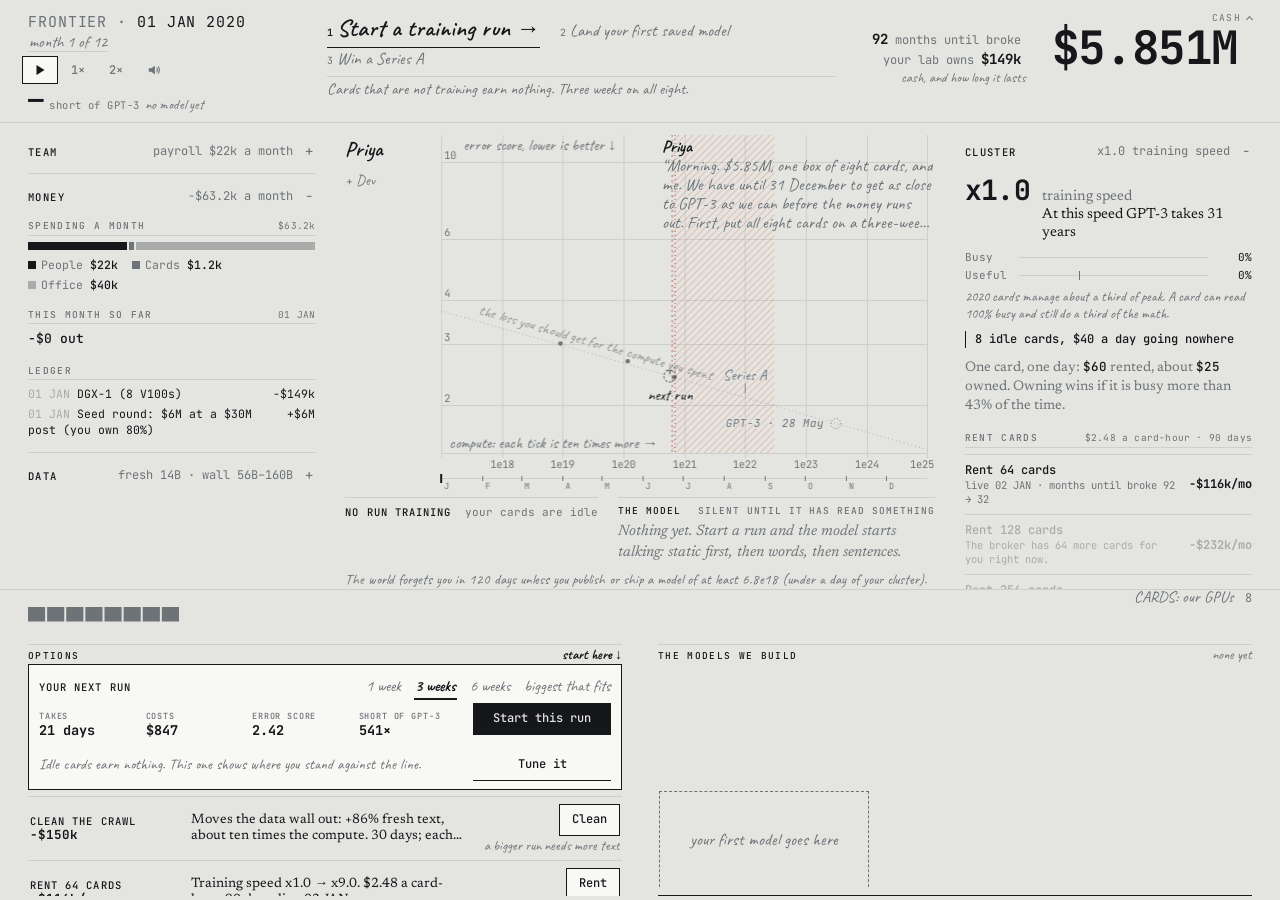
<file: index.html>
<!doctype html>
<html lang="en">
<head>
<meta charset="utf-8">
<meta name="viewport" content="width=device-width, initial-scale=1, viewport-fit=cover">
<style>:root{padding-top:env(safe-area-inset-top,0px);padding-bottom:env(safe-area-inset-bottom,0px)}body{margin:0;font:14px system-ui,-apple-system,sans-serif}img{max-width:100%}[hidden]{display:none!important}</style>
</head>
<body>
<title>Frontier</title>
<link rel="stylesheet" href="https://fonts.googleapis.com/css2?family=Caveat:wght@400..700&family=JetBrains+Mono:ital,wght@0,400;0,500;0,700;1,400&family=Newsreader:ital,opsz,wght@0,6..72,400;1,6..72,400&display=swap">
<link rel="stylesheet" href="game.css?v=1792001355">
<div id="fx" class="fx" role="application" aria-label="Frontier. A lab on one sheet of grey paper.">
  <!-- THE TOP: the lab, the date and the clock on the left; the goal in the middle on a laptop; MONEY in the top right corner -->
  <header class="top" id="top">
    <div class="tl">
      <div class="dl"><span class="lab">FRONTIER</span><span class="sep"> &middot; </span><span class="date num"><span id="t-date">01 JAN</span><span class="yr" id="t-yr"> 2020</span></span></div>
      <button type="button" class="month" id="t-month" aria-haspopup="true" aria-expanded="false" aria-controls="ledger" title="The monthly slips"><span id="t-m">month 1 of 12</span><i class="pip" id="t-pip" hidden></i></button>
      <div class="clock" role="group" aria-label="Time and sound">
        <button type="button" class="tb" id="t-pause" aria-label="Pause (space)" title="Pause (space)"><svg viewBox="0 0 16 16" aria-hidden="true"><g class="ic-pause"><rect x="3" y="2.5" width="3.2" height="11"/><rect x="9.8" y="2.5" width="3.2" height="11"/></g><path class="ic-play" d="M4 2.4v11.2L13.2 8z"/></svg></button>
        <button type="button" class="tb sp" data-speed="1" aria-label="Normal speed: one day per second">1&times;</button>
        <button type="button" class="tb sp" data-speed="2" aria-label="Double speed">2&times;</button>
        <button type="button" class="tb snd" id="t-mute" aria-label="Sound on. Press to mute (M)" title="Sound (M)"><svg viewBox="0 0 16 16" aria-hidden="true"><path d="M2 6h3l4-3v10l-4-3H2z"/><path class="w1" d="M11 5.5c1 .8 1 4.2 0 5" fill="none"/><path class="w2" d="M12.6 3.8c2 1.8 2 6.6 0 8.4" fill="none"/></svg></button>
      </div>
      <div class="short" id="f-short"><span class="sv num" id="v-short">&mdash;</span><span class="sk">short of GPT-3</span><span class="tg" id="g-short">no model yet</span></div>
    </div>

    <section class="ladder" id="ladder" aria-label="Your goals">
      <div class="rungs" id="rungs"></div>
      <div class="lbar" id="lbar"><i id="lbar-i"></i></div>
      <div class="lnote" id="lnote"></div>
    </section>

    <button type="button" class="money" id="money" aria-controls="r-money" aria-expanded="false" aria-label="Money. Tap to open the books.">
      <span class="mk">CASH<i class="mcar" aria-hidden="true"></i></span>
      <span class="fig" id="f-cash"><span class="mv num" id="v-cash">$0</span><span class="arrow" id="a-cash" aria-hidden="true"></span></span>
      <span class="tg num" id="g-cash">&nbsp;</span>
      <span class="mstats"><span class="mrow" id="f-broke"><b class="num" id="v-broke">0</b><span class="ml"> months until broke</span><span class="tg num" id="g-broke">&nbsp;</span></span>
      <span class="mrow own" id="f-own"><span class="ml">your lab owns </span><b class="num" id="v-own">$0</b><span class="tg num" id="g-own">&nbsp;</span></span>
      <span class="hint" id="m-hint"></span></span>
    </button>
    <div class="ledger" id="ledger" role="region" aria-label="The monthly slips" hidden></div>
  </header>

  <!-- THE MIDDLE: the paper. Phone: one scrolling stack. Laptop: margin rows left and right of the sheet. -->
  <main class="mid" id="mid">
    <section class="paper" id="curve" aria-label="The paper">
      <div class="chartwrap" id="chartwrap">
        <canvas id="chart" role="img" aria-label="Error score against compute, on log paper: the line you should land on, your saved models, rival labs and GPT-3"></canvas>
        <ol class="people" id="people" aria-label="Your people. Press a name for their note."></ol>
        <div class="voice" id="voice" aria-live="polite"></div>
        <div class="slip" id="slip" role="status" hidden></div>
      </div>
      <div class="runbar" id="runbar"></div>
      <div class="model" id="model" aria-live="polite"><div class="model-meta" id="model-meta"></div><p class="model-text" id="model-text"></p></div>
      <div class="forgot" id="forgot"></div>
    </section>

    <div class="col col-l">
      <section class="fold" id="r-team" data-row="team"><h2 class="row-h"><button type="button" class="row-btn" aria-expanded="false"><span class="row-t">Team</span></button><div class="row-s" id="s-team"></div><i class="row-chev" aria-hidden="true"></i></h2><div class="row-b" id="b-team"></div></section>
      <section class="fold" id="r-money" data-row="money"><h2 class="row-h"><button type="button" class="row-btn" aria-expanded="false"><span class="row-t">Money</span></button><div class="row-s" id="s-money"></div><i class="row-chev" aria-hidden="true"></i></h2><div class="row-b" id="b-money"></div></section>
      <section class="fold" id="r-data" data-row="data"><h2 class="row-h"><button type="button" class="row-btn" aria-expanded="false"><span class="row-t">Data</span></button><div class="row-s" id="s-data"></div><i class="row-chev" aria-hidden="true"></i></h2><div class="row-b" id="b-data"></div></section>
    </div>
    <div class="col col-r">
      <section class="fold" id="r-cluster" data-row="cluster"><h2 class="row-h"><button type="button" class="row-btn" aria-expanded="false"><span class="row-t">Cluster</span></button><div class="row-s" id="s-cluster"></div><i class="row-chev" aria-hidden="true"></i></h2><div class="row-b" id="b-cluster"></div></section>
      <section class="fold" id="r-rivals" data-row="rivals" hidden><h2 class="row-h"><button type="button" class="row-btn" aria-expanded="false"><span class="row-t">Rivals and news</span></button><div class="row-s" id="s-rivals"></div><i class="row-chev" aria-hidden="true"></i></h2><div class="row-b" id="b-rivals"></div></section>
    </div>
  </main>

  <!-- THE BOTTOM: always on screen. The cluster as a strip of cells, then OPTIONS (left) and THE MODELS WE BUILD (right). -->
  <footer class="deck" id="deck">
    <div class="cellsrow" id="cellsrow"><span class="clab"><span class="pn" id="cells-l">CARDS: our GPUs</span><span class="cn num" id="cells-n">8</span></span><canvas id="cells" aria-hidden="true"></canvas></div>
    <div class="band" id="band">
      <section class="opts-sec" id="opts-sec" aria-label="Options">
        <h2 class="bh"><span class="bt">OPTIONS</span><span class="bn" id="opts-n"></span></h2>
        <div class="opts" id="opts">
          <article class="opt run" id="opt-run">
            <div class="o-h"><span class="o-t"><span class="lg-only">Your next run</span><span class="sh-only">Next run</span></span><div class="presets" id="d-presets" role="group" aria-label="Quick runs"></div></div>
            <div class="dz-read" id="d-read"></div>
            <p class="o-e" id="d-note"></p>
            <div class="o-f"><button type="button" class="btn primary" id="d-launch">Start this run</button><button type="button" class="btn link" id="d-tune" aria-expanded="false" aria-controls="tune">Tune it</button></div>
          </article>
          <div class="opts-dyn" id="opts-dyn"></div>
        </div>
      </section>
      <section class="shelf-sec" id="shelf-sec" aria-label="The models we build">
        <h2 class="bh"><span class="bt">THE MODELS WE BUILD</span><span class="bn" id="shelf-n">none yet</span></h2>
        <div class="shelf" id="shelf"><div class="dc" id="shelf-done"></div><div class="dc" id="shelf-live"></div></div>
      </section>
    </div>
  </footer>

  <!-- sheets: letters, offers, the run designer and a saved model's card all slide up from the bottom -->
  <div class="scrim" id="scrim" hidden></div>
  <section class="sheet tune" id="tune" aria-label="Tune the next run" hidden>
    <div class="sh-h"><span class="o-t">Tune the next run</span><button type="button" class="btn link" id="tune-x">Done</button></div>
    <div class="dz-sliders" id="d-sliders">
      <label class="sl"><span class="sl-k">Model size</span><span class="sl-v num" id="d-params-v"></span><input type="range" id="d-params" min="0" max="1000" step="1" aria-label="Model size: bigger learns more and trains slower"></label>
      <label class="sl"><span class="sl-k">Text to read</span><span class="sl-v num" id="d-tokens-v"></span><input type="range" id="d-tokens" min="0" max="1000" step="1" aria-label="Text to read, in tokens"></label>
      <div class="sl"><span class="sl-k">Cards</span><span class="sl-v num" id="d-gpus-v"></span><input type="range" id="d-gpus" min="1" max="8" step="1" aria-label="How many cards"></div>
      <div class="chips" id="d-pools" role="group" aria-label="Which cards"></div>
      <label class="recipe"><input type="checkbox" id="d-recipe" checked> match the text to the model size (the 2020 recipe)</label>
    </div>
    <ul class="dz-warn" id="d-warn"></ul>
    <details class="dz-detail" id="d-detail"><summary>The numbers behind it</summary><div id="d-detail-b"></div></details>
  </section>
  <div class="modal sheet" id="modal" role="dialog" aria-modal="true" aria-labelledby="m-title" hidden></div>
  <div class="floats" id="floats" aria-hidden="true"></div>
  <div class="endcard" id="end" role="dialog" aria-modal="true" aria-labelledby="e-head" hidden></div>
</div>
<script src="config.js?v=1792001355"></script>
<script src="corpus.js?v=1792001355"></script>
<script src="world.js?v=1792001355"></script>
<script src="engine.js?v=1792001355"></script>
<script src="audio.js?v=1792001355"></script>
<script src="fx.js?v=1792001355"></script>
<script src="strip.js?v=1792001355"></script>
<script src="chart.js?v=1792001355"></script>
<script src="cells.js?v=1792001355"></script>
<script src="designer.js?v=1792001355"></script>
<script src="rows.js?v=1792001355"></script>
<script src="options.js?v=1792001355"></script>
<script src="main.js?v=1792001355"></script>

</body>
</html>
</file>
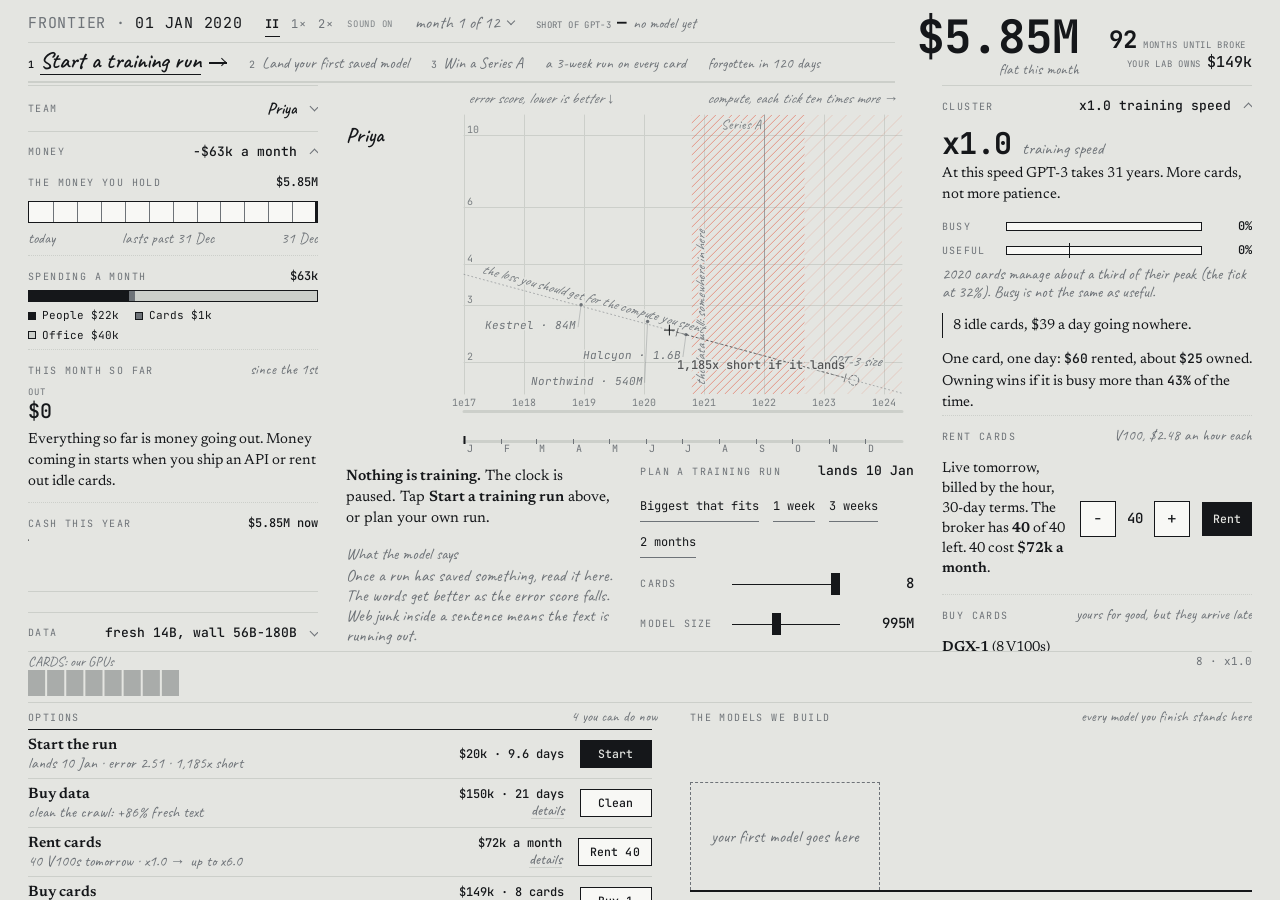
<file: a/index.html>
<!doctype html>
<html lang="en">
<head>
<meta charset="utf-8">
<meta name="viewport" content="width=device-width, initial-scale=1, viewport-fit=cover">
<style>:root{padding-top:env(safe-area-inset-top,0px);padding-bottom:env(safe-area-inset-bottom,0px)}body{margin:0;font:14px system-ui,-apple-system,sans-serif}img{max-width:100%}[hidden]{display:none!important}</style>
</head>
<body>
<title>Frontier</title>
<link rel="stylesheet" href="https://fonts.googleapis.com/css2?family=Caveat:wght@400..700&family=JetBrains+Mono:ital,wght@0,400;0,500;0,700;1,400&family=Newsreader:ital,opsz,wght@0,6..72,400;0,6..72,600;1,6..72,400&display=swap">
<link rel="stylesheet" href="game.css?v=1792001339">
<div id="fx" class="fx" role="application" aria-label="Frontier. A lab on one sheet of paper.">
  <header id="top" aria-label="Your lab">
    <div class="hd-id"><span class="g">FRONTIER</span><span class="g"> &middot; </span><span id="t-date" class="dt">01 JAN 2020</span></div>
    <div class="hd-ctl t-speed" role="group" aria-label="Game speed and sound">
      <button type="button" data-act="speed" data-x="0" id="sp0" aria-pressed="true" aria-label="Pause (space)"><span class="tx">II</span></button>
      <button type="button" data-act="speed" data-x="1" id="sp1" aria-pressed="false" aria-label="Normal speed (1)"><span class="tx">1&times;</span></button>
      <button type="button" data-act="speed" data-x="2" id="sp2" aria-pressed="false" aria-label="Double speed (2)"><span class="tx">2&times;</span></button>
      <button type="button" class="t-mute" data-act="mute" id="mute" aria-pressed="false" aria-label="Sound is on. Press to mute (M)"><span class="tx" id="mute-tx">SOUND ON</span></button>
    </div>
    <button type="button" class="hd-mo" id="t-month" data-act="ledger" aria-expanded="false" aria-controls="ledger" aria-label="Month. Open the monthly slips"><span id="t-mo">month 1 of 12</span><i class="dotnew" id="t-new" hidden></i><i class="chev" aria-hidden="true"></i></button>
    <button type="button" class="fig short" id="f-short" data-act="goto" data-to="curve"><span class="k">SHORT OF GPT-3</span><span class="v" id="t-short">&mdash;</span><span class="tg" id="g-short">no model yet</span></button>
    <div class="money" id="money" role="group" aria-label="Your money">
      <button type="button" class="fig cash" id="f-cash" data-act="goto" data-to="money"><span class="v" id="t-cash">$5.85M</span><span class="tg" id="g-cash"></span></button>
      <button type="button" class="fig runway" id="f-runway" data-act="goto" data-to="money"><span class="v" id="t-runway">92</span><span class="k">MONTHS UNTIL BROKE</span><span class="tg" id="g-runway"></span></button>
      <button type="button" class="fig lab" id="f-lab" data-act="goto" data-to="money"><span class="k">YOUR LAB OWNS</span><span class="v" id="t-lab">$149k</span><span class="tg" id="g-lab"></span></button>
    </div>
    <div class="ladder" id="ladder" aria-label="Your goals">
      <div class="ld-rungs" id="ld-rungs"></div>
      <div class="ld-bar" id="ld-bar" aria-hidden="true"><i id="ld-fill"></i></div>
      <div class="ld-sub" id="ld-sub"></div>
      <div class="ld-why" id="ld-why" hidden></div>
    </div>
    <div class="ledger" id="ledger" hidden><div class="lg-h"><b>MONTHLY SLIPS</b><span>every 1st, after payroll. The clock never stops.</span></div><div class="lg-b" id="ledger-b"></div></div>
  </header>

  <main id="mid">
    <div class="col cl">
      <section class="row" id="row-team" data-row="team">
        <button type="button" class="rh" data-act="fold" data-row="team" aria-expanded="false"><span class="rt">Team</span><span class="rs" id="s-team"></span><i class="chev" aria-hidden="true"></i></button>
        <div class="rb"><div class="rbi" id="b-team"></div></div>
      </section>
      <section class="row" id="row-money" data-row="money">
        <button type="button" class="rh" data-act="fold" data-row="money" aria-expanded="false"><span class="rt">Money</span><span class="rs" id="s-money"></span><i class="chev" aria-hidden="true"></i></button>
        <div class="rb"><div class="rbi" id="b-money"></div></div>
      </section>
      <section class="row" id="row-data" data-row="data">
        <button type="button" class="rh" data-act="fold" data-row="data" aria-expanded="false"><span class="rt">Data</span><span class="rs" id="s-data"></span><i class="chev" aria-hidden="true"></i></button>
        <div class="rb"><div class="rbi" id="b-data"></div></div>
      </section>
    </div>

    <section id="curve" class="paper" aria-label="Your training runs">
      <div class="chartwrap" id="chartwrap">
        <canvas id="chart" role="img" aria-label="Error score against compute, both on a log scale. Your models are dots, GPT-3 is the ring."></canvas>
        <ol id="margin" class="margin" aria-label="Your people. Press a name for their note."></ol>
        <div class="slip" id="slip" hidden aria-live="polite"></div>
      </div>
      <div class="train-cols">
        <div class="col-live">
          <div id="runs" class="runs"></div>
          <div id="sample" class="sample" aria-live="polite"></div>
        </div>
        <div class="col-design" id="designer">
          <div class="dz-head"><span class="rt">Plan a training run</span><span class="rs" id="d-fig"></span></div>
          <div class="dz-pools" id="d-pools" role="group" aria-label="Which cards"></div>
          <div class="dz-quick" role="group" aria-label="Quick sizes">
            <button type="button" data-act="preset" data-p="mem">Biggest that fits</button>
            <button type="button" data-act="preset" data-p="7">1 week</button>
            <button type="button" data-act="preset" data-p="21">3 weeks</button>
            <button type="button" data-act="preset" data-p="60">2 months</button>
          </div>
          <div class="dz-row"><label for="d-gpus">Cards</label><input type="range" id="d-gpus" min="0" max="8" step="1" value="8"><output id="o-gpus">8</output></div>
          <div class="dz-row"><label for="d-n">Model size</label><input type="range" id="d-n" min="0" max="1000" step="1"><output id="o-n">1B</output></div>
          <div class="dz-row"><label for="d-d">Text to read</label><input type="range" id="d-d" min="0" max="1000" step="1"><output id="o-d">20B</output></div>
          <div class="dz-out" id="d-out"></div>
          <ul class="dz-warn" id="d-warn"></ul>
          <div class="dz-go"><button type="button" class="lnk" data-act="details" id="d-more" aria-expanded="false">Show the numbers</button></div>
          <div class="dz-adv" id="d-adv" hidden><label class="chk"><input type="checkbox" id="d-recipe" checked> Keep model size and text in balance</label><div class="dz-det" id="d-det"></div></div>
        </div>
      </div>
    </section>

    <div class="col cr">
      <section class="row" id="row-cluster" data-row="cluster">
        <button type="button" class="rh" data-act="fold" data-row="cluster" aria-expanded="false"><span class="rt">Cluster</span><span class="rs" id="s-cluster"></span><i class="chev" aria-hidden="true"></i></button>
        <div class="rb"><div class="rbi" id="b-cluster"></div></div>
      </section>
      <section class="row" id="row-news" data-row="news" hidden>
        <button type="button" class="rh" data-act="fold" data-row="news" aria-expanded="false"><span class="rt">Rivals and news</span><span class="rs" id="s-news"></span><i class="chev" aria-hidden="true"></i></button>
        <div class="rb"><div class="rbi" id="b-news"></div></div>
      </section>
    </div>
  </main>

  <footer id="foot">
    <button type="button" class="cells" id="cells" data-act="goto" data-to="cluster" aria-label="Your cluster, one cell for every card. Open the cluster.">
      <canvas id="cells-cv" aria-hidden="true"></canvas>
      <span class="cells-cap" id="cells-cap"></span>
    </button>
    <div id="band">
      <section class="opts" id="options" aria-label="Options: what you can do now">
        <div class="band-h"><span class="rt">Options</span><span class="hint" id="opt-hint"></span></div>
        <div class="opt-list" id="opt-list"></div>
      </section>
      <section class="shelf" id="shelf" aria-label="The models we build">
        <div class="band-h"><span class="rt">The models we build</span><span class="hint" id="shelf-hint"></span></div>
        <div class="shelf-row" id="shelf-row"></div>
      </section>
    </div>
  </footer>

  <div id="floats" class="floats" aria-hidden="true"></div>

  <div id="card" class="modal card-modal" hidden>
    <div class="sheet" role="dialog" aria-modal="true" aria-labelledby="c-title">
      <div class="fuse rest" aria-hidden="true"><i></i></div>
      <button type="button" class="x-close" data-act="closecard" aria-label="Close">close</button>
      <div id="c-body"></div>
    </div>
  </div>
  <div id="modal" class="modal" hidden>
    <div class="sheet" role="dialog" aria-modal="true" aria-labelledby="m-title">
      <div class="fuse rest" aria-hidden="true"><i></i></div>
      <div class="m-paused">paused: nothing expires while you read</div>
      <div class="m-plaque" id="m-plaque"></div>
      <div class="m-from" id="m-from"></div>
      <h2 id="m-title"></h2>
      <p class="m-body" id="m-body"></p>
      <div class="m-sample" id="m-sample"></div>
      <p class="m-note" id="m-note"></p>
      <div class="m-opts" id="m-opts"></div>
    </div>
  </div>
  <div id="end" class="modal end" hidden>
    <div class="sheet" role="dialog" aria-modal="true" aria-labelledby="e-title">
      <div class="m-from" id="e-date"></div>
      <h2 id="e-title"></h2>
      <p class="m-body" id="e-reason"></p>
      <p class="m-body" id="e-gap"></p>
      <div class="e-score" id="e-score"></div>
      <div class="m-opts"><button type="button" class="opt-btn primary" data-act="newyear"><b>Play another 2020</b><span>New hidden data wall, rivals and luck. Same rules.</span></button><button type="button" class="opt-btn" data-act="review"><b>Look at the board</b><span>Close this and inspect your year.</span></button></div>
    </div>
  </div>
</div>
<script src="config.js?v=1792001339"></script>
<script src="world.js?v=1792001339"></script>
<script src="corpus.js?v=1792001339"></script>
<script src="engine.js?v=1792001339"></script>
<script src="audio.js?v=1792001339"></script>
<script src="ui.js?v=1792001339"></script>
<script src="chart.js?v=1792001339"></script>
<script src="rows.js?v=1792001339"></script>
<script src="band.js?v=1792001339"></script>
<script src="boot.js?v=1792001339"></script>

</body>
</html>
</file>
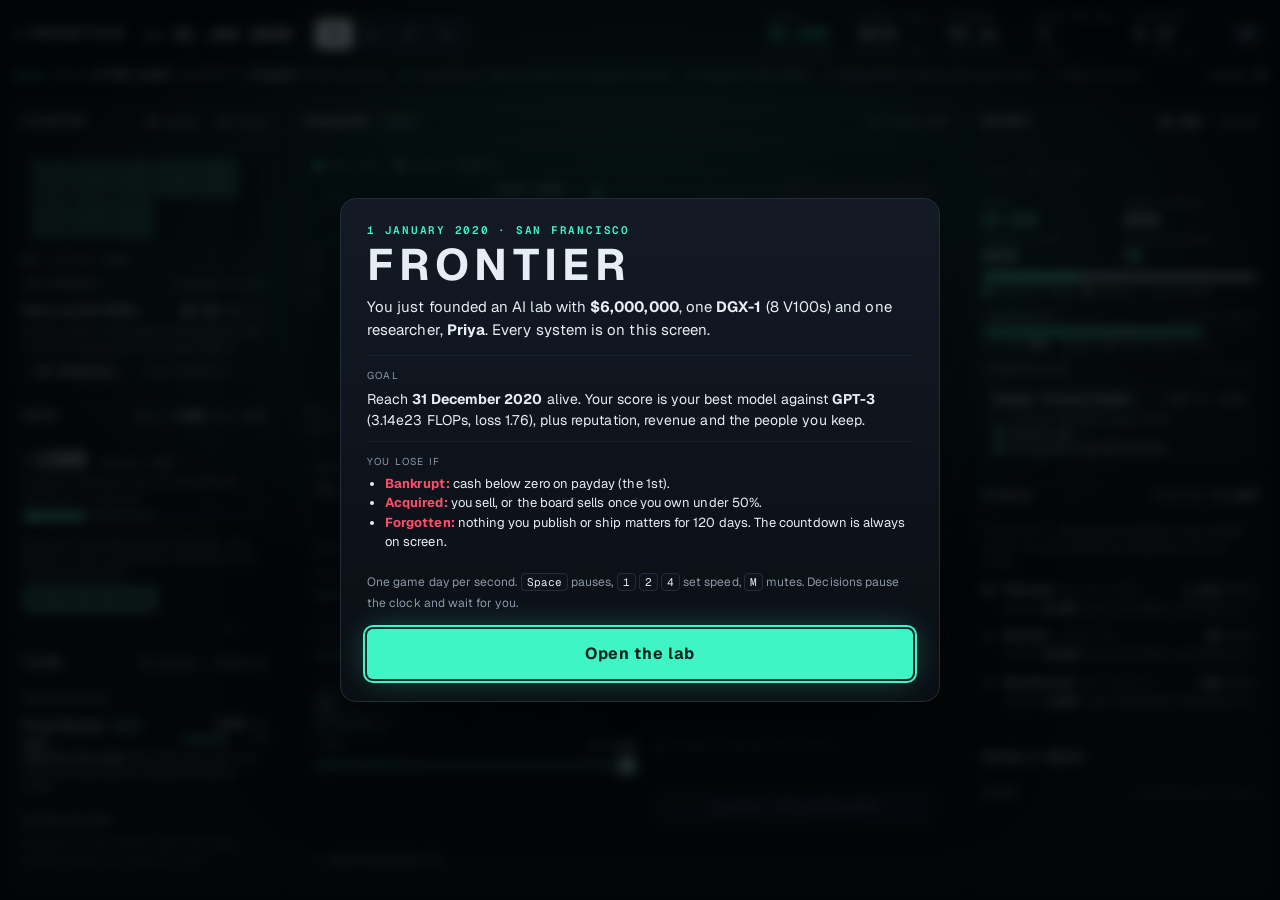
<file: b/index.html>
<!doctype html>
<html lang="en">
<head>
<meta charset="utf-8">
<meta name="viewport" content="width=device-width, initial-scale=1, viewport-fit=cover">
<style>:root{padding-top:env(safe-area-inset-top,0px);padding-bottom:env(safe-area-inset-bottom,0px)}body{margin:0;font:14px system-ui,-apple-system,sans-serif}img{max-width:100%}[hidden]{display:none!important}</style>
</head>
<body>
<title>Frontier</title>
<link rel="stylesheet" href="https://fonts.googleapis.com/css2?family=Geist:wght@400;500;600;700&family=Geist+Mono:wght@400;500;600&family=Source+Serif+4:ital,opsz,wght@1,8..60,400;1,8..60,500&display=swap">
<link rel="stylesheet" href="game.css">
<div id="fx" class="fx is-intro">
  <header class="bar" id="bar">
    <div class="bar-row">
      <div class="brand"><span class="led" aria-hidden="true"></span><b>FRONTIER</b><span class="brand-sub" id="b-sub">AI lab</span></div>
      <div class="clock">
        <div class="date" aria-live="off"><span class="dow" id="b-dow">WED</span><span id="b-date">01 JAN 2020</span><span class="hour" id="b-hour"></span></div>
        <div class="speed" role="group" aria-label="Game speed">
          <button type="button" data-speed="0" aria-label="Pause (space)" title="Pause (space)"><svg viewBox="0 0 12 12" aria-hidden="true"><rect x="2" y="1.5" width="2.6" height="9" rx=".6"/><rect x="7.4" y="1.5" width="2.6" height="9" rx=".6"/></svg></button><button type="button" data-speed="1" title="1 day per second (1)">1×</button><button type="button" data-speed="2" title="2 days per second (2)">2×</button><button type="button" data-speed="4" title="4 days per second (4)">4×</button>
        </div>
      </div>
      <div class="stats" id="stats">
        <div class="stat st-cash"><span class="lbl">Cash</span><b class="num" id="v-cash">$5.85M</b><span class="sub" id="v-cash-sub"></span></div>
        <div class="stat"><span class="lbl"><span class="l">Burn / mo</span><span class="s">Burn</span></span><b class="num" id="v-burn">$62K</b><span class="sub" id="v-burn-sub"></span></div>
        <div class="stat"><span class="lbl">Runway</span><b class="num" id="v-runway">94 mo</b><span class="sub" id="v-runway-sub"></span></div>
        <div class="stat"><span class="lbl"><span class="l">Reputation</span><span class="s">Rep</span></span><b class="num" id="v-rep">5</b><span class="sub" id="v-rep-sub"></span></div>
        <div class="stat"><span class="lbl"><span class="l">Compute</span><span class="s">PF-d/d</span></span><b class="num" id="v-pf">0.32</b><span class="sub"><span class="l">PF-days/day</span><span class="s">compute</span></span></div>
      </div>
      <button type="button" class="mute" id="b-mute" aria-pressed="false" title="Sound (M)"><svg viewBox="0 0 20 20" aria-hidden="true"><path class="spk" d="M3 7.5h3l4-3.5v12l-4-3.5H3z"/><path class="wav" d="M13 7c1.2 1.6 1.2 4.4 0 6M15.5 5c2.3 2.9 2.3 7.1 0 10" fill="none" stroke-width="1.5" stroke-linecap="round"/><path class="x" d="M13 7.5l5 5M18 7.5l-5 5" fill="none" stroke-width="1.6" stroke-linecap="round"/></svg><span class="vh">Sound</span></button>
    </div>
    <div class="goal" id="goal"></div>
  </header>

  <main class="deck" id="deck">
    <section class="panel p-train" id="p-train" aria-label="Training">
      <div class="ph ph-static">
        <h2>Training</h2><span class="chip" id="t-chip">IDLE</span><span class="ph-sum" id="t-sum"></span>
      </div>
      <div class="pb">
        <div class="chart-wrap" id="chart-wrap">
          <canvas id="chart" aria-label="Loss against compute, log-log" role="img"></canvas>
          <div class="chart-legend" id="chart-legend"></div>
          <div class="chart-flash" id="chart-flash" aria-live="polite"></div>
        </div>
        <div class="runbar" id="runbar"></div>
        <div class="readout" id="readout" aria-live="polite"><div class="ro-head" id="ro-head">MODEL OUTPUT</div><p class="ro-text" id="ro-text">No model yet. Launch a run, then tap a checkpoint on the chart to read what it says.</p></div>
        <div class="designer" id="designer">
          <div class="dz-head"><h3>Run designer</h3><div class="targets" id="targets" role="group" aria-label="Quick targets"></div></div>
          <div class="sliders">
            <label class="sl"><span class="sl-top"><span>Model size</span><b id="d-params-v"></b></span><input type="range" id="d-params" min="0" max="1000" step="1" aria-label="Model size in parameters"><span class="sl-hint" id="d-params-h"></span></label>
            <label class="sl"><span class="sl-top"><span>Tokens</span><b id="d-tokens-v"></b></span><input type="range" id="d-tokens" min="0" max="1000" step="1" aria-label="Training tokens"><span class="sl-hint" id="d-tokens-h"></span></label>
          </div>
          <div class="pools" id="pools" role="group" aria-label="Which cards"></div>
          <label class="sl sl-gpus"><span class="sl-top"><span>Cards</span><b id="d-gpus-v"></b></span><input type="range" id="d-gpus" min="1" max="8" step="1" aria-label="How many cards"><span class="sl-hint" id="d-gpus-h">V100: 125 TFLOPS peak, ~40 delivered (32%) · A100 counts 2.5×</span></label>
          <div class="calc" id="calc"></div>
          <ul class="warns" id="warns"></ul>
          <button type="button" class="launch" id="launch">Launch run</button>
        </div>
        <details class="models" id="models-wrap"><summary>Your models&nbsp;<span id="models-n"></span></summary><div id="models"></div></details>
      </div>
    </section>

    <div class="col col-l">
      <section class="panel p-cluster" id="p-cluster" aria-label="Cluster">
        <button type="button" class="ph" aria-expanded="false"><h2>Cluster</h2><span class="ph-sum" id="c-sum"></span><span class="chev" aria-hidden="true"></span></button>
        <div class="pb">
          <canvas id="cluster" class="cluster-cv" aria-hidden="true"></canvas>
          <div class="c-legend" id="c-legend"></div>
          <div id="c-market"></div>
        </div>
      </section>
      <section class="panel p-data" id="p-data" aria-label="Data">
        <button type="button" class="ph" aria-expanded="false"><h2>Data</h2><span class="ph-sum" id="d-sum"></span><span class="chev" aria-hidden="true"></span></button>
        <div class="pb" id="d-body"></div>
      </section>
      <section class="panel p-team" id="p-team" aria-label="Team">
        <button type="button" class="ph" aria-expanded="false"><h2>Team</h2><span class="ph-sum" id="tm-sum"></span><span class="chev" aria-hidden="true"></span></button>
        <div class="pb" id="tm-body"></div>
      </section>
    </div>

    <div class="col col-r">
      <section class="panel p-money" id="p-money" aria-label="Money">
        <button type="button" class="ph" aria-expanded="false"><h2>Money</h2><span class="ph-sum" id="m-sum"></span><span class="chev" aria-hidden="true"></span></button>
        <div class="pb"><canvas id="m-spark" class="spark" aria-hidden="true"></canvas><div id="m-body"></div></div>
      </section>
      <section class="panel p-rivals" id="p-rivals" aria-label="Rivals">
        <button type="button" class="ph" aria-expanded="false"><h2>Rivals</h2><span class="ph-sum" id="r-sum"></span><span class="chev" aria-hidden="true"></span></button>
        <div class="pb" id="r-body"></div>
      </section>
      <section class="panel p-news" id="p-news" aria-label="News and inbox">
        <button type="button" class="ph" aria-expanded="false"><h2>News &amp; inbox</h2><span class="ph-sum" id="n-sum"></span><span class="chev" aria-hidden="true"></span></button>
        <div class="pb" id="n-body"></div>
      </section>
    </div>
  </main>

  <nav class="jump" id="jump" aria-label="Jump to panel">
    <button type="button" data-jump="p-train">Train</button><button type="button" data-jump="p-team">Team</button><button type="button" data-jump="p-cluster">Cluster</button><button type="button" data-jump="p-data">Data</button><button type="button" data-jump="p-money">Money</button><button type="button" data-jump="p-rivals">Rivals</button><button type="button" data-jump="p-news">News<i id="j-badge"></i></button>
  </nav>

  <div class="waiting" id="waiting" hidden><span class="wt-dot" aria-hidden="true"></span><span id="waiting-t">Decision waiting</span><button type="button" id="waiting-open">Open</button></div>

  <div class="scrim" id="sheet-scrim" hidden></div>
  <div class="sheet" id="sheet" role="dialog" aria-modal="true" aria-labelledby="sh-title" hidden>
    <div class="sh-kick"><span class="paused-pill">PAUSED · DECIDE WHEN READY</span><span id="sh-from"></span></div>
    <h3 id="sh-title"></h3>
    <div id="sh-body"></div>
    <div class="sh-opts" id="sh-opts"></div>
    <button type="button" class="sh-peek" id="sh-peek">Look at the dashboard first</button>
  </div>

  <div class="overlay" id="intro" role="dialog" aria-modal="true" aria-labelledby="in-title">
    <div class="card">
      <div class="in-kick">1 JANUARY 2020 · SAN FRANCISCO</div>
      <h1 id="in-title">FRONTIER</h1>
      <p class="in-lede">You just founded an AI lab with <b>$6,000,000</b>, one <b>DGX-1</b> (8 V100s) and one researcher, <b>Priya</b>. Every system is on this screen.</p>
      <div class="in-goal"><span class="lbl">Goal</span><p>Reach <b>31 December 2020</b> alive. Your score is your best model against <b>GPT-3</b> (3.14e23 FLOPs, loss 1.76), plus reputation, revenue and the people you keep.</p></div>
      <div class="in-lose"><span class="lbl">You lose if</span><ul><li><b>Bankrupt:</b> cash below zero on payday (the 1st).</li><li><b>Acquired:</b> you sell, or the board sells once you own under 50%.</li><li><b>Forgotten:</b> nothing you publish or ship matters for 120 days. The countdown is always on screen.</li></ul></div>
      <p class="in-keys">One game day per second. <kbd>Space</kbd> pauses, <kbd>1</kbd> <kbd>2</kbd> <kbd>4</kbd> set speed, <kbd>M</kbd> mutes. Decisions pause the clock and wait for you.</p>
      <button type="button" class="big-btn" id="in-go">Open the lab</button>
    </div>
  </div>

  <div class="overlay" id="end" role="dialog" aria-modal="true" aria-labelledby="end-title" hidden>
    <div class="card end-card">
      <div class="in-kick" id="end-kick"></div>
      <h1 id="end-title"></h1>
      <p class="end-sub" id="end-sub"></p>
      <div id="end-lines"></div>
      <div class="score" id="end-score"></div>
      <button type="button" class="big-btn" id="end-again">Found a new lab (1 Jan 2020)</button>
    </div>
  </div>
</div>
<script src="config.js"></script>
<script src="corpus.js"></script>
<script src="world.js"></script>
<script src="engine.js"></script>
<script src="audio.js"></script>
<script src="ui.js"></script>

</body>
</html>
</file>
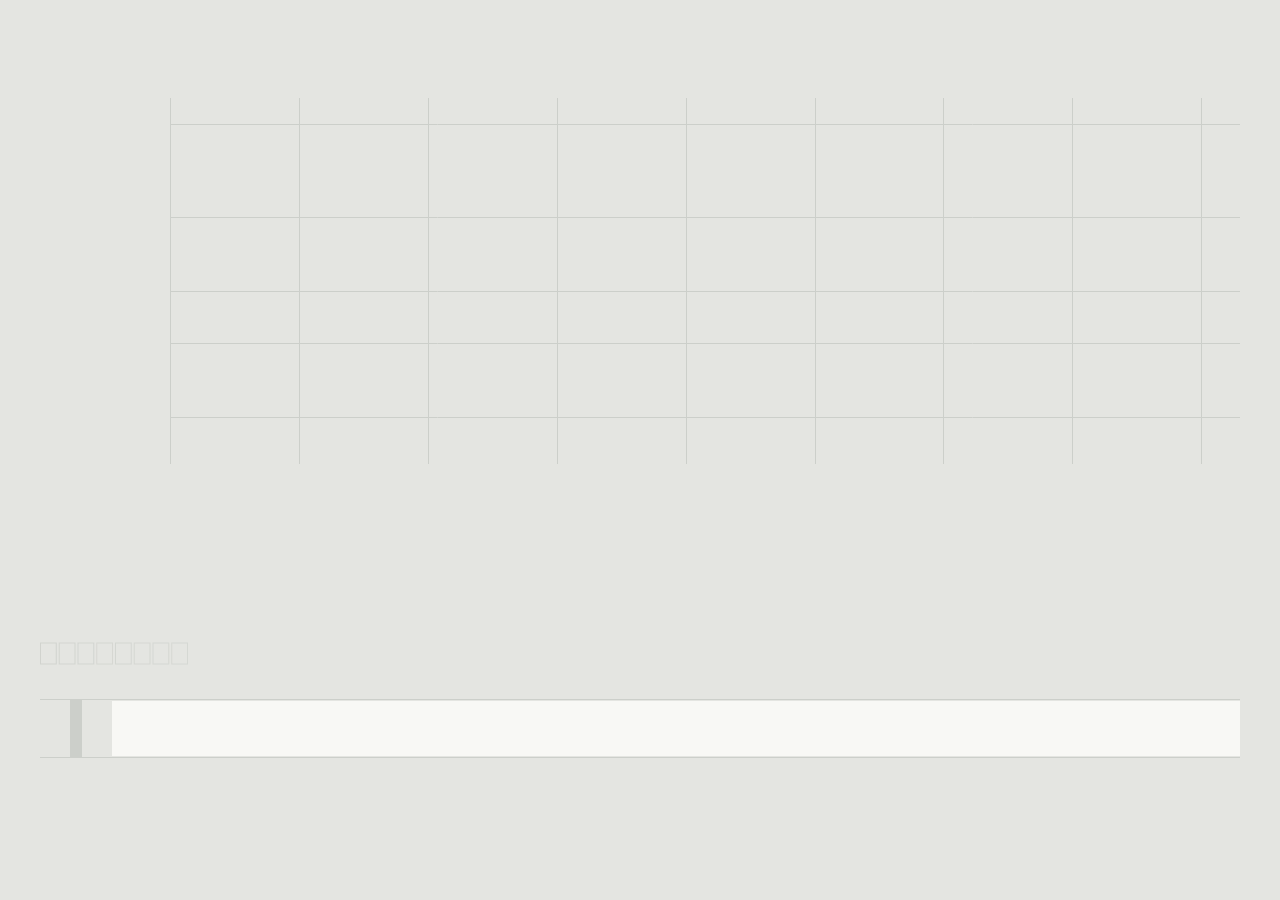
<file: next/index.html>
<!doctype html>
<html lang="en">
<head>
<meta charset="utf-8">
<meta name="viewport" content="width=device-width, initial-scale=1, viewport-fit=cover">
<style>:root{padding-top:env(safe-area-inset-top,0px);padding-bottom:env(safe-area-inset-bottom,0px)}body{margin:0;font:14px system-ui,-apple-system,sans-serif}img{max-width:100%}[hidden]{display:none!important}</style>
</head>
<body>
<title>Frontier</title>
<link rel="stylesheet" href="https://fonts.googleapis.com/css2?family=Caveat:wght@400..700&family=JetBrains+Mono:ital,wght@0,400;0,500;0,700;1,400&family=Newsreader:ital,opsz,wght@0,6..72,400;1,6..72,400&display=swap">
<link rel="stylesheet" href="game.css">
<div id="fr" class="asleep" role="application" aria-label="Frontier. A lab sim on one sheet of paper. Touch anywhere to begin.">
  <header id="fr-head">
    <div id="fr-dateline" aria-live="off"><span id="fr-lab" class="g">FRONTIER</span><span id="fr-bought" class="hand"></span><span class="g"> &middot; </span><span id="fr-today"></span><span id="fr-hour"></span></div>
    <button id="fr-mute" type="button" aria-pressed="false" aria-label="Sound is on. Press to mute (M).">SOUND ON</button>
    <div id="fr-months" aria-live="polite"><span id="fr-proj"></span><span id="fr-months-n"></span><span id="fr-months-l">MONTHS</span></div>
  </header>
  <div id="fr-paperwrap">
    <canvas id="fr-paper" aria-hidden="true"></canvas>
    <canvas id="fr-pen" aria-hidden="true"></canvas>
    <div id="fr-heads" aria-hidden="true"></div>
    <ol id="fr-team" aria-label="Your people. Press a name, or keys 1 to 9."></ol>
  </div>
  <div id="fr-band" aria-live="polite"><p id="fr-sample"></p><div id="fr-box" aria-hidden="true"></div></div>
  <div id="fr-clusterwrap"><canvas id="fr-cluster" aria-hidden="true"></canvas><span id="fr-cards"></span></div>
  <div id="fr-stripwrap">
    <canvas id="fr-strip" tabindex="0" role="slider" aria-label="The bet. Drag the nib and let go to launch a run. Arrow keys move it, Enter launches, S samples. During a run, drag the nib home, or press Escape, to stop it." aria-valuemin="0" aria-valuemax="100" aria-valuenow="0"></canvas>
    <div id="fr-readout" aria-hidden="true"></div>
  </div>
  <div id="fr-letterzone" aria-live="polite"><div id="fr-end" role="status" aria-live="polite"></div></div>
  <div id="fr-notes" aria-hidden="true"></div>
  <div id="fr-moment" aria-hidden="true"><p id="fr-moment-text"></p></div>
</div>
<script src="config.js"></script>
<script src="corpus.js"></script>
<script src="world.js"></script>
<script src="audio.js"></script>
<script src="game.js"></script>

</body>
</html>
</file>
<file: game.css>
/* FRONTIER. One sheet of cold grey log paper, black ink, pencil notes, handwriting for people. Every colour is a token here.
   No dark mode, no glow, no glass, no gradient fills, no shadows, no rounded cards. Vermilion is danger and nothing else.
   The filament is the glow inside a training cell and the tip of a burning fuse. */
:root {
  color-scheme: light;
  --paper: #E4E5E1;       /* the world */
  --ink: #15171A;         /* the pen, the curve, text, owned things, every number */
  --grid: #CCCFCA;        /* the decade grid, hairlines, rules */
  --graphite: #6E7378;    /* secondary text, pencil notes, rival dots, anything not yours */
  --reserve: #F8F8F5;     /* white cells: money you still hold, empty slots, the strip's channel, letters */
  --vermilion: #E5482E;   /* danger only: the data wall hatch, a scar, a hang, bankruptcy */
  --dry: #A9ACAA;         /* faded ink when something dies */
  --filament: #FF7A21;    /* only the glow inside training cells and the tip of a burning fuse */
  --mono: 'JetBrains Mono', ui-monospace, 'SFMono-Regular', Menlo, Consolas, 'Liberation Mono', monospace;
  --serif: 'Newsreader', 'Iowan Old Style', 'Palatino Linotype', Georgia, 'Times New Roman', serif;
  --hand: 'Caveat', 'Segoe Print', 'Bradley Hand', 'Marker Felt', 'Comic Sans MS', cursive;
  --gut: 16px;
  --margin: 58px;
  --st: env(safe-area-inset-top, 0px);
  --sb: env(safe-area-inset-bottom, 0px);
  --sl: env(safe-area-inset-left, 0px);
  --sr: env(safe-area-inset-right, 0px);
}
html, body { background: var(--paper); color: var(--ink); margin: 0; height: 100%; overflow: hidden; overscroll-behavior: none; }
.fx, .fx *, .fx *::before, .fx *::after { box-sizing: border-box; }
.fx {
  position: fixed; inset: 0; display: grid; grid-template-rows: auto minmax(0, 1fr) auto; overflow: hidden;
  background: var(--paper); color: var(--ink); font: 13px/1.4 var(--mono); font-variant-numeric: tabular-nums;
  -webkit-font-smoothing: antialiased; text-rendering: optimizeLegibility; -webkit-text-size-adjust: 100%;
  -webkit-tap-highlight-color: transparent;
}
:where(.fx button) { font: inherit; color: inherit; background: none; border: 0; padding: 0; margin: 0; cursor: pointer; border-radius: 0; touch-action: manipulation; -webkit-tap-highlight-color: transparent; }
.fx :focus { outline: none; }
.fx :focus-visible { outline: 2px solid var(--ink); outline-offset: 2px; }
.fx [hidden] { display: none !important; }
.num { font-family: var(--mono); font-variant-numeric: tabular-nums; }
.hand { font-family: var(--hand); }
.pencil { font-family: var(--hand); color: var(--graphite); }
.muted { color: var(--graphite); } .dim { color: var(--dry); } .small { font-size: 11.5px; }
.bad-t { color: var(--ink); font-weight: 700; text-decoration: underline; text-decoration-color: var(--grid); text-underline-offset: 3px; }
.dgr { color: var(--vermilion); }
.dc { display: contents; }
.sw { display: inline; } .lp { display: none; }
.acc { color: var(--ink); font-weight: 500; }
.in { color: var(--ink); } .out { color: var(--ink); }

/* ================= THE TOP: the lab and the clock on the left, the goal in the middle on a laptop, MONEY in the top right ================= */
.top {
  position: relative; z-index: 30; display: grid; grid-template-columns: minmax(0, 1fr) auto; grid-template-areas: "tl money" "ladder ladder";
  column-gap: 12px; row-gap: 4px; align-items: start; background: var(--paper); border-bottom: 1px solid var(--grid);
  padding: calc(var(--st) + 9px) max(var(--gut), var(--sr)) 7px max(var(--gut), var(--sl));
}
.tl { grid-area: tl; min-width: 0; display: flex; flex-direction: column; align-items: flex-start; gap: 1px; }
.dl { font-size: 12.5px; line-height: 18px; letter-spacing: 0.06em; white-space: nowrap; }
.dl .lab, .dl .sep { color: var(--graphite); }
.dl .date { color: var(--ink); }
.dl .yr { display: none; }
.month { position: relative; font: 400 15px/18px var(--hand); color: var(--graphite); border-bottom: 1px solid var(--grid); padding: 0 1px; min-height: 18px; }
.month:hover { color: var(--ink); border-bottom-color: var(--ink); }
.pip { position: absolute; right: -9px; top: 2px; width: 5px; height: 5px; background: var(--ink); border-radius: 50%; }
.clock { display: flex; align-items: center; gap: 2px; margin: 3px 0 1px -6px; }
.tb { position: relative; min-width: 36px; height: 28px; padding: 0 7px; border: 1px solid transparent; font: 500 12px/1 var(--mono); display: inline-flex; align-items: center; justify-content: center; color: var(--ink); }
.tb::before { content: ''; position: absolute; left: -2px; right: -2px; top: -8px; bottom: -8px; }
.tb svg { width: 14px; height: 14px; fill: currentColor; stroke: none; }
.tb .ic-play { display: none; } .tb.isplay .ic-pause { display: none; } .tb.isplay .ic-play { display: block; }
.tb:hover { background: var(--reserve); border-color: var(--grid); }
.tb.sp { color: var(--graphite); }
.tb.sp.on { color: var(--ink); border-bottom: 2px solid var(--ink); }
#t-pause.on { background: var(--reserve); border-color: var(--ink); }
.tb.snd svg path { stroke: currentColor; stroke-width: 1.3; } .tb.snd svg path:first-child { stroke: none; }
.tb.snd { color: var(--graphite); }
.tb.snd.muted .w1, .tb.snd.muted .w2 { display: none; }
.tb.snd.muted::after { content: ''; position: absolute; left: 8px; right: 8px; top: 50%; height: 1px; background: var(--ink); transform: rotate(-40deg); }
.short { display: flex; align-items: baseline; flex-wrap: wrap; gap: 0 6px; margin-top: 0; }
.short .sv { font-size: 21px; line-height: 24px; font-weight: 700; letter-spacing: -0.02em; }
.short .sk { font-size: 10px; letter-spacing: 0.04em; color: var(--graphite); }
.short .tg { font: 400 14px/16px var(--hand); color: var(--graphite); display: none; }
.short.passed .sv { font-size: 16px; }

.tg { font: 400 14.5px/15px var(--hand); color: var(--graphite); white-space: nowrap; }
.tg .lng { opacity: 0.9; display: none; }
.tg.gain { color: var(--ink); } .tg.bad { color: var(--graphite); text-decoration: underline; text-decoration-color: var(--grid); text-underline-offset: 2px; }

/* money: the anchor of the top right corner and the largest figure at the top */
.money { grid-area: money; display: grid; justify-items: end; text-align: right; min-width: 0; max-width: min(214px, calc(100vw - 186px)); overflow: hidden; gap: 0; padding: 0 6px 2px 8px; margin-right: -6px; color: var(--ink); }
.money:hover .mk { color: var(--ink); }
.mk { font-size: 9.5px; line-height: 12px; letter-spacing: 0.14em; color: var(--graphite); display: inline-flex; align-items: center; gap: 6px; }
.mcar { display: inline-block; width: 5px; height: 5px; border-right: 1px solid currentColor; border-bottom: 1px solid currentColor; transform: rotate(45deg); margin-top: -2px; }
.money[aria-expanded="true"] .mcar { transform: rotate(225deg); margin-top: 2px; }
.fig { display: inline-flex; align-items: baseline; gap: 5px; }
.mv { font-size: 32px; line-height: 34px; font-weight: 700; letter-spacing: -0.03em; white-space: nowrap; }
.arrow { width: 9px; font-size: 9px; color: var(--graphite); opacity: 0; transition: opacity 0.5s; align-self: center; }
.arrow.on { opacity: 1; transition: none; }
.money .tg { text-align: right; min-height: 15px; }
.mstats { display: contents; }
.mrow { display: block; font-size: 11px; line-height: 16px; white-space: nowrap; max-width: 100%; }
.mrow b { font-size: 12.5px; font-weight: 700; }
.mrow .ml { color: var(--graphite); }
.mrow .tg { margin-left: 5px; }
.mrow.caution b { text-decoration: underline; text-decoration-thickness: 2px; text-underline-offset: 3px; }
.mrow.danger b { color: var(--vermilion); }
.mrow.danger .ml { color: var(--vermilion); }
.hint { font: 400 14px/15px var(--hand); color: var(--graphite); min-height: 0; }
.hint:empty { display: none; }
.hint { display: none; }
.opt.run .o-e { display: none; } .opt.run .o-e.warn { display: -webkit-box; }
.lg-only { display: none; } .sh-only { display: inline; }

/* the goal: three rungs of handwriting, the lit one is the button */
.ladder { grid-area: ladder; min-width: 0; display: grid; gap: 2px; }
.rungs { display: flex; flex-wrap: wrap; align-items: baseline; gap: 0 14px; min-width: 0; }
.rung { font: 400 15.5px/21px var(--hand); color: var(--graphite); text-align: left; white-space: nowrap; }
.rung .rn { font-family: var(--mono); font-size: 10px; margin-right: 4px; letter-spacing: 0; }
.rung.lit { font-size: 22px; line-height: 26px; font-weight: 600; color: var(--ink); border-bottom: 1px solid var(--ink); cursor: pointer; flex: 0 1 auto; max-width: 100%; overflow: hidden; text-overflow: ellipsis; }
.rung.lit:hover { background: var(--reserve); }
.rung.lit .ar { margin-left: 6px; }
.rung.done { text-decoration: line-through; text-decoration-color: var(--dry); color: var(--dry); display: none; }
.rung.dim { color: var(--graphite); }
.lbar { height: 1px; background: var(--grid); position: relative; margin-top: 1px; }
.lbar i { position: absolute; left: 0; top: -1px; height: 3px; width: 0; background: var(--ink); transition: width 0.6s ease-out; }
.lnote { display: flex; flex-wrap: wrap; align-items: baseline; gap: 0 10px; font: 400 15px/17px var(--hand); color: var(--graphite); min-height: 17px; }
.lnote:empty { display: none; }
.lnote .ln-why b { font-weight: 600; color: var(--ink); }
.lnote .chip { font: 500 10px/1.5 var(--mono); border: 1px solid var(--ink); color: var(--ink); padding: 0 6px; white-space: nowrap; }
.lnote .chip.danger { border-color: var(--vermilion); color: var(--vermilion); }

/* the ledger behind the month label */
.ledger { position: absolute; left: max(10px, var(--sl)); top: 100%; margin-top: -1px; width: min(480px, calc(100% - 20px)); max-height: min(62vh, 520px); overflow: auto; z-index: 40; background: var(--reserve); border: 1px solid var(--ink); padding: 10px 14px 12px; }
.lg-h { display: flex; justify-content: space-between; align-items: center; font: 500 10px/1 var(--mono); letter-spacing: 0.14em; text-transform: uppercase; color: var(--graphite); margin-bottom: 8px; }
.lg-empty { color: var(--graphite); font: 15px/20px var(--serif); margin: 6px 0; }
.lg-slip { border-top: 1px solid var(--grid); padding: 8px 0 4px; }
.lg-m { font: 500 11px/1 var(--mono); letter-spacing: 0.1em; margin-bottom: 5px; }
.sln { margin: 3px 0; display: flex; gap: 8px; align-items: flex-start; font: 14px/19px var(--serif); }
.sln .sd { flex: none; width: 5px; height: 5px; background: var(--graphite); margin-top: 8px; }
.sln.k-cash.down .sd { background: var(--ink); } .sln.k-milestone .sd { background: var(--ink); border-radius: 50%; }
.slip-x { font-size: 18px; line-height: 1; padding: 4px 8px; min-width: 32px; min-height: 28px; color: var(--graphite); }
.slip-x:hover { color: var(--ink); }

/* ================= THE MIDDLE: the paper ================= */
.mid { overflow-y: auto; overflow-x: hidden; display: flex; flex-direction: column; padding: 0 max(var(--gut), var(--sr)) 22px max(var(--gut), var(--sl)); scrollbar-width: none; -webkit-overflow-scrolling: touch; overscroll-behavior: contain; min-height: 0; }
.mid::-webkit-scrollbar { display: none; }
.col { display: contents; }
.paper { order: 0; display: flex; flex-direction: column; gap: 4px; min-width: 0; padding-top: 4px; }
#r-cluster { order: 1; } #r-team { order: 2; } #r-money { order: 3; } #r-data { order: 4; } #r-rivals { order: 5; }
.chartwrap { position: relative; height: 232px; flex: none; touch-action: pan-y; }
#chart { position: absolute; inset: 0; width: 100%; height: 100%; display: block; }
.people { position: absolute; left: 0; top: 4px; width: var(--margin); margin: 0; padding: 0; list-style: none; z-index: 2; }
.people li { margin: 0; height: 28px; position: relative; }
.people button { font: 400 17px/28px var(--hand); color: var(--ink); height: 28px; min-width: 44px; padding: 0 2px 0 0; text-align: left; white-space: nowrap; position: relative; display: block; transition: font-weight 0.9s ease, color 1.2s; }
.people button::before { content: ''; position: absolute; left: -6px; right: -6px; top: 50%; height: 44px; margin-top: -22px; }
.people button.low { color: var(--graphite); }
.people button.plus { color: var(--graphite); font-size: 15px; }
.people button.plus.has { color: var(--ink); }
.people button.gone { color: var(--dry); }
.people button.gone::after { content: ''; position: absolute; left: -2px; right: -2px; top: 55%; height: 1px; background: var(--dry); animation: strike 0.6s linear both; transform-origin: 0 50%; }
.people.dense li, .people.dense button { height: 22px; line-height: 22px; font-size: 16px; }
.people button.slidein { animation: inkin 0.7s steps(8) both; }
@keyframes inkin { from { clip-path: inset(-40% 100% -40% 0); } to { clip-path: inset(-40% -15% -40% -4%); } }
@keyframes strike { from { transform: scaleX(0); } to { transform: scaleX(1); } }
.voice { position: absolute; right: 2px; top: 8px; width: min(54%, 320px); z-index: 3; pointer-events: none; }
.vq { pointer-events: auto; display: block; text-align: left; width: 100%; font: 400 15.5px/17px var(--hand); color: var(--graphite); text-shadow: 0 0 2px var(--paper), 0 0 2px var(--paper), 0 0 3px var(--paper); }
.vq b { font-weight: 700; color: var(--ink); margin-right: 4px; }
.vq .vt { display: -webkit-box; -webkit-line-clamp: 4; -webkit-box-orient: vertical; overflow: hidden; }
.vq.open .vt { -webkit-line-clamp: unset; display: block; }
.vq.old { opacity: 0.55; }
.vq.wr .vt, .vq.wr b { animation: write 1.4s steps(28) both; }
@keyframes write { from { clip-path: inset(-10% 100% -10% -2%); } to { clip-path: inset(-10% -3% -10% -2%); } }

/* the monthly slip: a reserve sheet over the top of the paper, its fuse burns for ten seconds */
.slip { position: absolute; left: 6px; right: 6px; top: 6px; max-width: 430px; z-index: 6; background: var(--reserve); border: 1px solid var(--ink); padding: 8px 10px 7px; overflow: hidden; }
.slip-h { display: flex; justify-content: space-between; align-items: center; margin-bottom: 2px; }
.slip-m { font: 500 10px/1 var(--mono); letter-spacing: 0.16em; color: var(--graphite); }
.slip .slip-x { padding: 0 6px; min-height: 22px; font-size: 16px; }
.slip .sln { margin: 2px 0; font-size: 13.5px; line-height: 18px; }
.slip.unroll { animation: unroll 0.5s steps(14) both; transform-origin: top; }
.slip.settle { animation: settle 0.4s ease-in both; }
@keyframes unroll { from { clip-path: inset(0 0 100% 0); } to { clip-path: inset(0 0 0 0); } }
@keyframes settle { from { opacity: 1; transform: translateY(0); } to { opacity: 0; transform: translateY(-12px); } }
.fuse { position: absolute; left: 0; top: 0; height: 1px; width: 100%; background: var(--ink); pointer-events: none; }
.fuse i { position: absolute; right: -1px; top: -1px; width: 3px; height: 3px; background: var(--filament); box-shadow: 0 0 3px 0 var(--filament); border-radius: 1px; }
.fuse.cold i { background: var(--dry); box-shadow: none; }
.fuse.out i { display: none; }
.slip .fuse { animation: burn 10s linear forwards; }
@keyframes burn { from { width: 100%; } to { width: 0%; } }

/* the live run, the model's words, the forgotten clock */
.runbar { border-top: 1px solid var(--grid); padding: 6px 0 2px; display: grid; gap: 4px; max-height: 190px; overflow: auto; scrollbar-width: none; }
.rb-top { display: flex; flex-wrap: wrap; justify-content: space-between; gap: 0 10px; align-items: baseline; }
.rb-title { font: 500 10.5px/16px var(--mono); letter-spacing: 0.1em; text-transform: uppercase; }
.rb-sub { font: 400 11px/16px var(--mono); color: var(--graphite); }
.prog { position: relative; height: 3px; background: var(--grid); }
.prog > i { position: absolute; left: 0; top: 0; bottom: 0; background: var(--ink); }
.prog > b { position: absolute; top: -1px; bottom: -1px; width: 1px; background: var(--paper); }
.rb-acts { display: flex; flex-wrap: wrap; gap: 4px 14px; align-items: center; }
.rrow { display: grid; gap: 3px; }
.rb-line { display: flex; flex-wrap: wrap; align-items: baseline; justify-content: space-between; gap: 2px 10px; }
.rrow + .rrow { border-top: 1px solid var(--grid); padding-top: 6px; margin-top: 3px; }
.rrow.hung .prog > i { background: var(--vermilion); }
.rrow.hung .rb-title { color: var(--vermilion); }
.runbar.hung { border-top-color: var(--vermilion); }
.model { padding: 2px 0 4px; min-height: 76px; }
.model-meta { font: 500 9.5px/14px var(--mono); letter-spacing: 0.1em; color: var(--graphite); text-transform: uppercase; display: flex; justify-content: space-between; gap: 8px; flex-wrap: wrap; }
.model-meta .mm-who { color: var(--ink); }
.model-text { margin: 3px 0 0; font: 400 17px/24px var(--serif); font-optical-sizing: auto; color: var(--ink); white-space: pre-wrap; overflow-wrap: anywhere; min-height: 48px; }
.model-text.code { font: 400 12.5px/18px var(--mono); }
.model-text .w { opacity: 0; transition: opacity 0.1s linear; } .model-text .w.in { opacity: 1; }
.model-text.empty { color: var(--graphite); font-style: italic; font-size: 15px; line-height: 21px; min-height: 0; }
.model:has(.model-text.empty) { min-height: 0; }
.forgot { font: 400 14.5px/16px var(--hand); color: var(--graphite); padding: 0 0 2px; }
.forgot.hot { color: var(--ink); }
.forgot .fuse { position: relative; display: block; margin-top: 4px; height: 1px; background: var(--ink); }

/* ================= the folded sections: ruled rows on the same paper, no boxes ================= */
.fold { border-top: 1px solid var(--grid); min-width: 0; flex: none; }
.mid > .paper { flex: none; }
.row-h { margin: 0; font: inherit; display: flex; align-items: baseline; gap: 10px; min-height: 44px; padding: 0; cursor: pointer; }
.row-btn { padding: 14px 0 12px; min-height: 44px; text-align: left; flex: none; }
.row-t { font: 500 10.5px/1.2 var(--mono); letter-spacing: 0.14em; text-transform: uppercase; color: var(--ink); white-space: nowrap; }
.row-s { flex: 1; min-width: 0; font: 400 12px/1.2 var(--mono); color: var(--graphite); white-space: nowrap; overflow: hidden; text-overflow: ellipsis; text-align: right; align-self: center; }
.row-chev { flex: none; width: 12px; font: 400 14px/1 var(--mono); color: var(--graphite); text-align: center; align-self: center; font-style: normal; }
.row-chev::before { content: '+'; }
.fold.open .row-chev::before { content: '\2212'; }
.row-b { display: none; padding: 0 0 14px; min-height: 0; }
.fold.open > .row-b { display: block; }
.fold.soft, .soft { animation: soft 0.7s ease-out; }
.fresh { animation: soft 0.7s ease-out; }
.hl, .designer.hl { animation: hl 1.6s ease-out; }
@keyframes soft { 0% { background-color: var(--reserve); } 100% { background-color: transparent; } }
@keyframes hl { 0% { background-color: var(--reserve); box-shadow: 0 0 0 2px var(--ink); } 100% { background-color: transparent; box-shadow: 0 0 0 2px transparent; } }
.sec { font: 500 9.5px/1.2 var(--mono); letter-spacing: 0.14em; text-transform: uppercase; color: var(--graphite); margin: 16px 0 6px; padding-bottom: 3px; border-bottom: 1px solid var(--grid); display: flex; justify-content: space-between; gap: 8px; align-items: baseline; }
.row-b > .sec:first-child { margin-top: 2px; }
.sec .r { font-weight: 400; letter-spacing: 0.02em; text-transform: none; }
.rows { display: grid; gap: 4px; }
.row { display: flex; justify-content: space-between; gap: 10px; align-items: baseline; }
.row > span:last-child { text-align: right; }
.big2 { font-size: 17px; font-weight: 700; }
.note { font: 400 14px/17px var(--hand); color: var(--graphite); }
.why { font: 400 14px/16px var(--hand); color: var(--graphite); }
.card { border-top: 1px solid var(--grid); padding: 8px 0 9px; display: grid; gap: 3px; }
.card:first-of-type { border-top: 0; padding-top: 2px; }
.card.gone { opacity: 0.6; }
.card.gone .nm { text-decoration: line-through; text-decoration-color: var(--ink); }
.card .nm { font: 600 22px/24px var(--hand); }
.card .role { font: 500 9.5px/1 var(--mono); letter-spacing: 0.12em; text-transform: uppercase; color: var(--graphite); margin-left: 8px; }
.card .eff { font: 400 13.5px/18px var(--serif); color: var(--graphite); }
.card .say { font: 400 18px/20px var(--hand); color: var(--ink); }
.card .say::before { content: '\201C'; } .card .say::after { content: '\201D'; }
.card .acts, .acts { display: flex; flex-wrap: wrap; gap: 8px; margin-top: 4px; }
.skill { letter-spacing: 1px; color: var(--ink); font-size: 9px; } .skill i { font-style: normal; color: var(--grid); }
.mood { display: grid; grid-template-columns: auto 1fr auto; gap: 8px; align-items: center; font: 400 10.5px/1 var(--mono); color: var(--graphite); }
.bar { height: 1px; background: var(--grid); position: relative; }
.bar > i { position: absolute; left: 0; top: -1px; height: 3px; background: var(--ink); }
.bar.bad > i { background: var(--ink); }
.tag { font: 400 10px/1 var(--mono); color: var(--graphite); border-bottom: 1px solid var(--grid); padding: 2px 1px; white-space: nowrap; }
.tag.on { color: var(--ink); border-bottom-color: var(--ink); } .tag.bad { color: var(--vermilion); border-bottom-color: var(--vermilion); }
.mkt { display: grid; gap: 0; }
.mkt .btn, .btn.full { width: 100%; text-align: left; display: flex; justify-content: space-between; align-items: center; gap: 10px; border: 0; border-top: 1px solid var(--grid); background: none; padding: 8px 0; min-height: 44px; }
.mkt .btn:hover:not(:disabled), .btn.full:hover:not(:disabled) { background: var(--reserve); }
.mkt .btn .l, .btn.full .l { display: grid; gap: 1px; }
.mkt .btn .p, .btn.full .p { font: 700 12px/1 var(--mono); white-space: nowrap; }
.mkt .btn .sub, .btn.full .sub { display: block; font: 400 10.5px/14px var(--mono); color: var(--graphite); }
.mkt .btn:disabled, .btn.full:disabled { color: var(--dry); border-top-color: var(--grid); } .btn.full:disabled .sub, .mkt .btn:disabled .sub { color: var(--dry); }

/* buttons: ink text with a hairline underline, or a reserve rectangle with an ink hairline; the one primary action is solid ink */
.btn { border: 1px solid var(--ink); background: var(--reserve); color: var(--ink); min-height: 36px; padding: 6px 12px; font: 500 12px/1.2 var(--mono); text-align: center; }
.btn:hover:not(:disabled) { background: var(--paper); }
.btn.primary { background: var(--ink); color: var(--paper); }
.btn.primary:hover:not(:disabled) { background: #2a2d31; }
.btn:disabled { color: var(--dry); border-color: var(--grid); background: transparent; cursor: not-allowed; }
.btn.primary:disabled { background: var(--grid); color: var(--reserve); border-color: var(--grid); }
.btn.sm { min-height: 32px; padding: 4px 10px; font-size: 11.5px; }
.btn.link { border: 0; border-bottom: 1px solid var(--ink); background: none; padding: 4px 1px; min-height: 30px; }
.btn.link:hover:not(:disabled) { background: var(--reserve); }
.btn.link:disabled { border-bottom-color: var(--grid); }
.btn.danger { background: var(--ink); color: var(--paper); }
.btn.grey { color: var(--graphite); border-color: var(--grid); }
.pulse { animation: pulse 1.6s ease-in-out infinite; }
@keyframes pulse { 0%, 100% { box-shadow: 0 0 0 0 rgba(21, 23, 26, 0); } 50% { box-shadow: 0 0 0 4px rgba(21, 23, 26, 0.16); } }

/* cluster, money, data inside the rows */
.speedblk { display: flex; align-items: baseline; gap: 12px; margin-top: 2px; }
.speedblk .big { font-size: 28px; font-weight: 700; letter-spacing: -0.02em; line-height: 1.1; }
.speedblk .bigl { font: 400 14.5px/18px var(--serif); color: var(--graphite); }
.speedblk .sub { display: block; color: var(--ink); }
.bars { display: grid; gap: 7px; margin-top: 10px; }
.bar2 { display: grid; grid-template-columns: 46px 1fr 36px; gap: 8px; align-items: center; font: 400 11px/1 var(--mono); }
.bar2 .bl { color: var(--graphite); } .bar2 .bv { text-align: right; }
.meter { position: relative; height: 1px; background: var(--grid); overflow: visible; }
.meter > i { position: absolute; left: 0; top: -1px; height: 3px; background: var(--ink); transition: width 0.4s; }
.meter .tick { position: absolute; top: -4px; bottom: -4px; width: 1px; background: var(--graphite); }
.drip { margin-top: 9px; color: var(--ink); font: 500 12px/17px var(--mono); border-left: 1px solid var(--ink); padding-left: 9px; }
.hangln { margin-top: 8px; color: var(--graphite); font: 400 12px/17px var(--mono); border-left: 1px solid var(--vermilion); padding-left: 9px; }
.oneprice { margin-top: 9px; font: 400 14px/19px var(--serif); color: var(--graphite); }
.oneprice b { color: var(--ink); font-weight: 500; font-family: var(--mono); font-size: 12.5px; }
.truck { margin-bottom: 8px; }
.rail { height: 1px; background: var(--grid); margin-top: 5px; position: relative; }
.rail i { position: absolute; left: 0; top: -1px; height: 3px; background: var(--graphite); }
.shelfitem { margin-top: 10px; padding: 8px 0 8px 10px; border: 0; border-left: 1px dashed var(--graphite); color: var(--graphite); display: grid; gap: 3px; }
.shelfitem b { color: var(--ink); font-weight: 500; }
.tagnew { font: 500 9px/1 var(--mono); letter-spacing: 0.1em; color: var(--paper); background: var(--ink); padding: 2px 4px; }
.stack { display: flex; height: 8px; gap: 2px; background: transparent; }
.stack i { display: block; height: 100%; }
.sg-p { background: var(--ink); } .sg-c { background: var(--graphite); } .sg-o { background: var(--dry); }
.legend { display: flex; flex-wrap: wrap; gap: 4px 14px; margin-top: 7px; color: var(--graphite); }
.legend i { display: inline-block; width: 8px; height: 8px; margin-right: 5px; }
.legend b { color: var(--ink); font-weight: 500; }
.inout { display: flex; justify-content: space-between; font-size: 13px; font-weight: 500; }
.gapbar { height: 1px; background: var(--grid); margin-top: 8px; position: relative; }
.gapbar i { position: absolute; left: 0; top: -1px; height: 3px; background: var(--ink); }
.rz { display: grid; gap: 5px; }
.rz-row { display: flex; justify-content: space-between; align-items: baseline; gap: 8px; border-bottom: 1px dotted var(--grid); padding-bottom: 3px; }
.rz-row b { font-size: 14px; }
.rz-row.dim { color: var(--dry); } .rz-row.dim b { color: var(--graphite); }
.dbar { position: relative; height: 20px; margin: 9px 0 4px; border-left: 1px solid var(--ink); border-right: 1px solid var(--grid); background: var(--reserve); overflow: hidden; }
.dbar i { position: absolute; top: 0; bottom: 0; }
.z-fresh { background: var(--ink); opacity: 0.16; } .z-rep { background: var(--graphite); opacity: 0.16; }
.z-band { background: repeating-linear-gradient(135deg, var(--vermilion) 0 1px, transparent 1px 5px); }
.z-mem { background: repeating-linear-gradient(135deg, rgba(229, 72, 46, 0.55) 0 1px, transparent 1px 7px); }
.dbar .ru { position: absolute; left: 0; top: 8px; height: 3px; background: var(--ink); }
.dbar .mk { position: absolute; top: 2px; bottom: 2px; width: 1px; background: var(--ink); }
.dleg { display: flex; gap: 14px; color: var(--graphite); }
.dleg i { display: inline-block; width: 9px; height: 9px; margin-right: 5px; vertical-align: -1px; position: static; border: 1px solid var(--grid); }
.dleg i.z-fresh { background: rgba(21, 23, 26, 0.16); opacity: 1; } .dleg i.z-rep { background: rgba(110, 115, 120, 0.16); opacity: 1; }
.league { display: grid; gap: 0; }
.lg { display: grid; grid-template-columns: 22px 1fr auto 16px; gap: 8px; align-items: baseline; padding: 6px 0; border-top: 1px solid var(--grid); font-size: 12.5px; }
.lg:first-child { border-top: 0; }
.lg .rk { color: var(--graphite); font-size: 11px; } .lg .nm { font-weight: 500; } .lg .sh { color: var(--graphite); font-size: 12px; } .lg .ar { color: var(--graphite); font-size: 10px; text-align: center; } .lg .ar.up { color: var(--ink); }
.lg.you .nm, .lg.you .sh { color: var(--ink); font-weight: 700; }
.lg.you { border-left: 2px solid var(--ink); padding-left: 6px; margin-left: -8px; }
.lg.gpt .nm { font-style: italic; }
.feed { display: grid; gap: 0; }
.fi { display: grid; grid-template-columns: 50px 1fr; gap: 8px; padding: 6px 0; border-top: 1px solid var(--grid); font: 14px/18px var(--serif); }
.fi .d { font: 400 10.5px/18px var(--mono); color: var(--graphite); white-space: nowrap; }
.fi .who { font: 600 17px/18px var(--hand); margin-right: 5px; }
.fi.voice .t { font: 400 17px/18px var(--hand); }
.fi.news .who { font: 500 9.5px/1 var(--mono); letter-spacing: 0.12em; color: var(--graphite); border-bottom: 1px solid var(--graphite); padding: 1px 1px; margin-right: 6px; }
.fi.news .fx-note { display: block; color: var(--graphite); font: 400 14px/16px var(--hand); margin-top: 2px; }
.fi.warn .t, .fi.leave .t { text-decoration: underline; text-decoration-color: var(--grid); text-underline-offset: 3px; }
.fi.rival .t, .fi.decided .t { color: var(--graphite); }
.meterapi { margin-top: 12px; display: grid; gap: 2px; border-top: 1px solid var(--grid); padding-top: 8px; }
.ma-h { font: 500 9.5px/1 var(--mono); letter-spacing: 0.14em; color: var(--graphite); }
.ma-w { font-size: 14px; } .ma-w b { font-size: 17px; }
.apps { display: flex; flex-wrap: wrap; gap: 3px; margin-top: 3px; }
.apps i { width: 8px; height: 8px; background: var(--ink); opacity: 0.6; }

/* ================= THE BOTTOM: always on screen. Cells for the cluster, then OPTIONS and THE MODELS WE BUILD ================= */
.deck { position: relative; z-index: 20; background: var(--paper); border-top: 1px solid var(--grid); padding: 0 max(var(--gut), var(--sr)) calc(var(--sb) + 4px) max(var(--gut), var(--sl)); }
.cellsrow { position: relative; height: 38px; }
.clab { position: absolute; right: 0; top: 0; display: flex; align-items: baseline; gap: 12px; }
.pn { font: 400 14.5px/14px var(--hand); color: var(--graphite); }
.cn { font-size: 11px; line-height: 13px; color: var(--graphite); }
#cells { position: absolute; left: 0; right: 0; bottom: 3px; width: 100%; height: calc(100% - 19px); display: block; }
.band { display: grid; grid-template-columns: minmax(0, 1fr); row-gap: 2px; }
.bh { margin: 0; display: flex; justify-content: space-between; align-items: baseline; padding: 4px 0 2px; font: 500 9.5px/12px var(--mono); letter-spacing: 0.14em; color: var(--graphite); border-top: 1px solid var(--grid); }
.band > section:first-child .bh { border-top: 0; }
.bt { color: var(--ink); }
.bn { font: 400 14px/12px var(--hand); letter-spacing: 0; text-transform: none; color: var(--graphite); }
.bn .here { font-weight: 700; color: var(--ink); }
.opts { display: flex; gap: 8px; overflow-x: auto; overflow-y: hidden; padding: 1px 1px 5px; scroll-snap-type: x proximity; scrollbar-width: none; align-items: stretch; margin: 0 -1px; }
.opts::-webkit-scrollbar, .shelf::-webkit-scrollbar { display: none; }
.opts-dyn { display: contents; }
.opt { position: relative; flex: 0 0 auto; width: min(252px, 70vw); background: var(--reserve); border: 1px solid var(--ink); padding: 6px 10px 7px; scroll-snap-align: start; display: flex; flex-direction: column; justify-content: space-between; gap: 3px; min-height: 92px; }
.opt.run { width: min(332px, 88vw); }
.opt.new { animation: slipin 0.45s cubic-bezier(.16, .84, .3, 1); }
@keyframes slipin { from { transform: translateY(26px); opacity: 0; } to { transform: none; opacity: 1; } }
.opt.locked { background: transparent; border-color: var(--grid); border-style: solid; color: var(--graphite); }
.opt.locked .o-t { color: var(--graphite); } .opt.locked .o-p { color: var(--graphite); }
.o-h { display: flex; justify-content: space-between; align-items: baseline; gap: 8px; min-width: 0; }
.o-t { font: 500 10px/14px var(--mono); letter-spacing: 0.1em; text-transform: uppercase; white-space: nowrap; overflow: hidden; text-overflow: ellipsis; min-width: 0; }
.o-t .role { color: var(--graphite); letter-spacing: 0.04em; }
.o-p { font: 700 12.5px/14px var(--mono); white-space: nowrap; }
.o-e { margin: 0; font: 400 13px/16px var(--serif); color: var(--ink); display: -webkit-box; -webkit-line-clamp: 2; -webkit-box-orient: vertical; overflow: hidden; }
.o-e .mo { font: 400 11px/16px var(--mono); }
.opt.locked .o-e { color: var(--graphite); }
.o-f { display: flex; justify-content: space-between; align-items: center; gap: 8px; min-width: 0; }
.o-n { font: 400 14px/15px var(--hand); color: var(--graphite); min-width: 0; overflow: hidden; display: -webkit-box; -webkit-line-clamp: 2; -webkit-box-orient: vertical; }
.o-f .btn { min-height: 32px; padding: 4px 12px; flex: none; }
.opt.run .o-f { justify-content: flex-start; gap: 14px; }
.opt .fuse { top: -1px; }
.presets { display: flex; flex-wrap: wrap; gap: 0 12px; align-items: baseline; }
.presets .chip { font: 400 16px/18px var(--hand); color: var(--graphite); border-bottom: 1px solid transparent; padding: 2px 1px; min-height: 26px; position: relative; }
.presets .chip::before { content: ''; position: absolute; left: -4px; right: -4px; top: -8px; bottom: -8px; }
.presets .chip.on { color: var(--ink); font-weight: 700; border-bottom: 2px solid var(--ink); }
.presets .chip:hover { color: var(--ink); }
.dz-read { display: grid; grid-template-columns: repeat(4, minmax(0, 1fr)); gap: 6px; border-top: 1px dotted var(--grid); padding-top: 4px; }
.rd { min-width: 0; }
.rd .k { display: block; font: 500 8.5px/11px var(--mono); letter-spacing: 0.1em; text-transform: uppercase; color: var(--graphite); white-space: nowrap; }
.rd .v { display: block; font: 700 12.5px/16px var(--mono); white-space: nowrap; overflow: hidden; text-overflow: ellipsis; }
.rd .s { display: none; font: 400 10px/13px var(--mono); color: var(--graphite); overflow: hidden; text-overflow: ellipsis; white-space: nowrap; }
.opt.run .o-e { font: 400 14px/15px var(--hand); color: var(--graphite); -webkit-line-clamp: 1; min-height: 15px; }

/* the models we build: plaques on a shelf */
.shelf { display: flex; gap: 8px; overflow-x: auto; overflow-y: hidden; padding: 1px 1px 0; margin: 0 -1px 5px; scroll-snap-type: x proximity; scrollbar-width: none; align-items: flex-end; border-bottom: 1px solid var(--ink); }
.plq { position: relative; flex: 0 0 auto; width: 224px; text-align: left; background: var(--reserve); border: 1px solid var(--ink); border-bottom: 0; padding: 6px 10px 7px; display: flex; flex-direction: column; gap: 1px; height: 88px; scroll-snap-align: start; overflow: hidden; }
.plq:hover { background: var(--paper); }
.plq.bad { border-style: dashed; }
.plq.slot { background: transparent; border: 1px dashed var(--graphite); border-bottom: 0; color: var(--graphite); cursor: default; width: 188px; height: 70px; justify-content: center; align-items: center; text-align: center; }
.plq.slot:hover { background: transparent; }
.plq.slot .sl-t { font: 400 17px/19px var(--hand); }
.plq.train { background: var(--reserve); border-color: var(--ink); }
.plq.thunk { animation: thunk 0.4s cubic-bezier(.3, 1.4, .5, 1); }
@keyframes thunk { 0% { transform: translateY(-22px); opacity: 0; } 55% { transform: translateY(2px); opacity: 1; } 100% { transform: none; } }
.pl-top { display: flex; justify-content: space-between; align-items: baseline; gap: 8px; }
.pl-name { font: 700 12px/16px var(--mono); letter-spacing: 0.01em; white-space: nowrap; }
.pl-flag { font: 500 8.5px/12px var(--mono); letter-spacing: 0.1em; text-transform: uppercase; color: var(--graphite); }
.pl-flag.published, .pl-flag.shipped { color: var(--ink); } .pl-flag.hollow { color: var(--vermilion); }
.pl-meta { font: 400 10px/13px var(--mono); color: var(--graphite); white-space: nowrap; overflow: hidden; text-overflow: ellipsis; }
.pl-line { font: italic 400 13.5px/16px var(--serif); color: var(--ink); display: -webkit-box; -webkit-line-clamp: 2; -webkit-box-orient: vertical; overflow: hidden; margin-top: 1px; }
.pl-tests { display: flex; flex-wrap: wrap; gap: 3px; margin-top: auto; padding-top: 3px; }
.pl-tests i { font: normal 500 8.5px/11px var(--mono); padding: 0 4px; border: 1px solid var(--grid); color: var(--dry); }
.pl-tests i.on { background: var(--ink); color: var(--paper); border-color: var(--ink); }
.pl-tests i.off { border-style: dashed; }
.pl-note { font: 400 10px/13px var(--mono); color: var(--graphite); }
.pl-prog { margin-top: auto; padding-top: 5px; display: block; }
.pl-prog .prog, .pl-api + .prog { display: block; }
.plq > .prog { display: block; margin-top: 3px; }
.pl-api { margin-top: auto; padding-top: 3px; display: block; font: 400 10px/13px var(--mono); color: var(--graphite); }
.pl-api b { color: var(--ink); font-weight: 700; }

/* ================= sheets: letters, offers, the run designer, a model's card. They slide up from the bottom. ================= */
.scrim { position: fixed; inset: 0; background: rgba(228, 229, 225, 0.62); z-index: 50; }
.sheet { position: fixed; z-index: 60; left: 50%; bottom: calc(var(--sb) + 8px); width: min(584px, calc(100% - 16px)); max-height: calc(100dvh - 90px); overflow: auto; background: var(--reserve); border: 1px solid var(--ink); padding: 14px 16px 14px; display: grid; gap: 9px; transform: translate(-50%, 0); animation: sheetup 0.42s cubic-bezier(.16, .84, .3, 1) both; overscroll-behavior: contain; }
@keyframes sheetup { from { transform: translate(-50%, calc(100% + 40px)); } to { transform: translate(-50%, 0); } }
.sheet .fuse { top: -1px; }
.sh-h { display: flex; justify-content: space-between; align-items: baseline; }
.m-kick { display: flex; justify-content: space-between; gap: 10px; font: 500 10px/1.3 var(--mono); letter-spacing: 0.12em; color: var(--graphite); text-transform: uppercase; }
.m-title { margin: 0; font: 400 20px/25px var(--serif); font-optical-sizing: auto; }
.m-voice { margin: 0; font: 400 20px/22px var(--hand); color: var(--ink); }
.m-voice .by { display: block; font: 500 10px/1.6 var(--mono); letter-spacing: 0.1em; color: var(--graphite); text-transform: uppercase; margin-top: 3px; }
.m-body { margin: 0; color: var(--graphite); font: 400 15px/20px var(--serif); }
.m-sample { margin: 0; font: 400 18px/25px var(--serif); padding: 8px 0 8px 12px; border-left: 1px solid var(--ink); white-space: pre-wrap; }
.m-sample.code { font: 400 13px/19px var(--mono); }
.m-sample .cap { display: block; font: 500 9.5px/1.4 var(--mono); letter-spacing: 0.12em; color: var(--graphite); margin-bottom: 3px; text-transform: uppercase; }
.m-evals { display: flex; flex-wrap: wrap; gap: 4px 12px; }
.mc-grid { display: grid; grid-template-columns: repeat(2, minmax(0, 1fr)); gap: 0 18px; }
.mc-grid .rd { padding: 5px 0; border-top: 1px solid var(--grid); }
.mc-grid .rd .v { white-space: normal; font-size: 12.5px; font-weight: 500; }
.m-opts { display: grid; gap: 7px; }
.m-opt { width: 100%; text-align: left; display: grid; gap: 2px; padding: 9px 12px; min-height: 48px; }
.m-opt .ol { font: 500 13.5px/18px var(--mono); display: flex; justify-content: space-between; gap: 8px; }
.m-opt .ol kbd { font: 500 9.5px/1 var(--mono); opacity: 0.6; border: 1px solid currentColor; padding: 2px 4px; }
.m-opt .oe { font: 400 11px/15px var(--mono); opacity: 0.85; }
.m-foot { font: 400 14.5px/16px var(--hand); color: var(--graphite); text-align: center; }
.sheet.tune { gap: 8px; }
.dz-sliders { display: grid; gap: 4px; }
.sl { display: grid; grid-template-columns: 1fr auto; grid-template-areas: 'k v' 'r r'; align-items: baseline; gap: 0 8px; }
.sl .sl-k { grid-area: k; font: 500 9.5px/1.2 var(--mono); letter-spacing: 0.1em; text-transform: uppercase; color: var(--graphite); }
.sl .sl-v { grid-area: v; text-align: right; font-size: 13px; font-weight: 700; }
.sl input[type=range] { grid-area: r; }
.chips { display: flex; flex-wrap: wrap; gap: 6px; }
.chips:empty { display: none; }
.chips .chip { font: 500 11px/1.1 var(--mono); border: 1px solid var(--grid); background: transparent; padding: 5px 10px; min-height: 32px; color: var(--graphite); }
.chips .chip.on { border: 1px solid var(--ink); background: var(--reserve); color: var(--ink); }
.chips .chip:disabled { opacity: 0.45; cursor: not-allowed; }
.recipe { font: 400 15px/20px var(--hand); color: var(--graphite); display: inline-flex; gap: 8px; align-items: center; cursor: pointer; min-height: 30px; }
.recipe input { width: 16px; height: 16px; accent-color: var(--ink); margin: 0; }
.dz-warn { list-style: none; margin: 0; padding: 0; display: grid; gap: 2px; }
.dz-warn li { font: 400 14px/17px var(--serif); color: var(--graphite); padding-left: 14px; position: relative; }
.dz-warn li::before { content: ''; position: absolute; left: 2px; top: 8px; width: 5px; height: 1px; background: var(--graphite); }
.dz-warn li.bad { color: var(--ink); font-weight: 500; } .dz-warn li.bad::before { background: var(--vermilion); height: 2px; }
.dz-warn li.ok { color: var(--ink); }
.dz-detail { font: 400 11.5px/1.4 var(--mono); color: var(--graphite); }
.dz-detail summary { cursor: pointer; min-height: 24px; display: flex; align-items: center; }
.dz-num { display: flex; justify-content: space-between; gap: 10px; padding: 2px 0; border-bottom: 1px solid var(--grid); }
.fx input[type=range] { -webkit-appearance: none; appearance: none; height: 28px; background: transparent; cursor: pointer; touch-action: pan-y; width: 100%; margin: 0; }
.fx input[type=range]::-webkit-slider-runnable-track { height: 1px; background: var(--ink); }
.fx input[type=range]::-moz-range-track { height: 1px; background: var(--ink); }
.fx input[type=range]::-webkit-slider-thumb { -webkit-appearance: none; width: 10px; height: 22px; background: var(--ink); border: 0; border-radius: 0; margin-top: -11px; }
.fx input[type=range]::-moz-range-thumb { width: 10px; height: 22px; background: var(--ink); border: 0; border-radius: 0; }
.fx input[type=range]:disabled { opacity: 0.35; }

/* floating costs: the amount rises off the pressed button for 1.2 s */
.floats { position: fixed; inset: 0; pointer-events: none; z-index: 80; }
.fl { position: fixed; font: 700 15px/1 var(--mono); padding: 2px 5px; color: var(--ink); text-shadow: 0 0 2px var(--paper), 0 0 3px var(--paper), 0 0 4px var(--paper); animation: floatup 1.2s ease-out forwards; white-space: nowrap; }
.fl.in { border-bottom: 1px solid var(--ink); }
.fl.still { animation: fadeonly 1.2s ease-out forwards; }
@keyframes floatup { 0% { transform: translateY(0); opacity: 0; } 12% { opacity: 1; } 100% { transform: translateY(-46px); opacity: 0; } }
@keyframes fadeonly { 0% { opacity: 0; } 15% { opacity: 1; } 75% { opacity: 1; } 100% { opacity: 0; } }

/* the end of the year: a plain sheet */
.endcard { position: fixed; z-index: 90; inset: 0; background: var(--paper); overflow: auto; display: grid; place-items: center; padding: calc(var(--st) + 24px) max(18px, var(--sr)) calc(var(--sb) + 28px) max(18px, var(--sl)); }
.end-in { width: min(640px, 100%); display: grid; gap: 14px; }
.end-date { font: 400 12px/1 var(--mono); color: var(--graphite); letter-spacing: 0.1em; }
.end-head { font: 700 40px/1 var(--mono); letter-spacing: 0.08em; margin: 0; }
.end-head.bad.bankrupt { color: var(--vermilion); }
.end-reason { font: 400 20px/27px var(--serif); margin: 0; }
.end-gap { font: 400 18px/21px var(--hand); color: var(--graphite); margin: 0; }
.end-chart { height: 230px; position: relative; }
.end-chart canvas { position: absolute; inset: 0; width: 100%; height: 100%; }
.end-score { display: grid; grid-template-columns: repeat(5, minmax(0, 1fr)); gap: 0 14px; }
.end-score .rd { padding: 6px 0; border-top: 1px solid var(--ink); }
.end-score .rd .v { font-size: 20px; line-height: 24px; }
.end-score .rd .k { white-space: normal; letter-spacing: 0.06em; }
@media (max-width: 719px) { .end-score { grid-template-columns: repeat(3, minmax(0, 1fr)); } .end-head { font-size: 34px; } }
.end-total { font: 700 24px/1 var(--mono); }
.end-in .row { align-items: center; }
.end-small { font: 400 14px/19px var(--serif); color: var(--graphite); }

/* ================= phone: the stack. Top strip, the paper, the cells, the sheets ================= */
@media (max-width: 380px) {
  .mv { font-size: 29px; line-height: 31px; }
  .dl { font-size: 11.5px; }
  .mrow .tg { display: none; }
}
@media (max-height: 780px) and (max-width: 719px) {
  .chartwrap { height: 228px; }
  .opt { min-height: 84px; } .plq { height: 80px; }
  .model { min-height: 0; } .model-text { min-height: 0; }
}
@media (max-height: 700px) and (max-width: 719px) {
  .lnote .ln-why { display: none; }
  .rung:not(.lit) { display: none; }
  .chartwrap { height: 196px; }
  .model-text { font-size: 15.5px; line-height: 21px; }
  .opt { min-height: 0; padding-top: 5px; padding-bottom: 6px; }
  .plq { height: 70px; } .plq .pl-line { -webkit-line-clamp: 1; }
  .bh { padding: 3px 0 1px; }
  .cellsrow { height: 36px; }
  .runbar { max-height: 120px; }
}

/* ================= tablet portrait: a roomier phone ================= */
@media (min-width: 720px) and (max-width: 1179px) and (min-height: 700px) {
  .fx { --margin: 76px; }
  .top, .deck, .mid { padding-left: max(24px, var(--sl)); padding-right: max(24px, var(--sr)); }
  .chartwrap { height: min(340px, 36dvh); min-height: 220px; }
  .dl .yr { display: inline; }
  .opt { width: 300px; } .opt.run { width: 400px; }
  .plq { width: 250px; }
}

/* ================= laptop: the same sheet with wide margins; the folded sections run down the margins ================= */
@media (min-width: 1180px) and (min-height: 700px) {
  .fx { --margin: 96px; --gut: 28px; }
  .top { grid-template-columns: minmax(240px, 0.8fr) minmax(0, 1.5fr) auto; grid-template-areas: "tl ladder money"; column-gap: 28px; padding-top: calc(var(--st) + 12px); padding-bottom: 8px; }
  .dl { font-size: 15px; line-height: 20px; }
  .dl .yr { display: inline; }
  .month { font-size: 16px; }
  .short .sv { font-size: 26px; line-height: 28px; } .short .sk { font-size: 10.5px; } .short .tg { display: inline; }
  .tg .lng { display: inline; }
  .money { max-width: none; overflow: visible; min-width: 0; display: grid; grid-template-columns: auto auto; grid-template-areas: 'stats mk' 'stats fig' 'stats tg'; justify-items: end; align-items: start; column-gap: 26px; }
  .mstats { display: grid; grid-area: stats; justify-items: end; align-content: end; align-self: stretch; padding-bottom: 2px; gap: 1px; }
  .money .mk { grid-area: mk; } .money .fig { grid-area: fig; } .money > .tg { grid-area: tg; }
  .mv { font-size: 46px; line-height: 48px; }
  .mrow { font-size: 12px; line-height: 18px; } .mrow b { font-size: 14px; }
  .tg { font-size: 15.5px; line-height: 16px; }
  .ladder { padding-top: 2px; gap: 3px; }
  .rungs { gap: 0 20px; }
  .rung { font-size: 17px; line-height: 22px; } .rung.lit { font-size: 24px; line-height: 28px; } .rung.done { display: inline; }
  .lnote { font-size: 16px; line-height: 18px; }
  .mid { display: grid; grid-template-columns: minmax(280px, 1fr) minmax(0, 2.05fr) minmax(280px, 1fr); grid-template-rows: minmax(0, 1fr); column-gap: 30px; overflow: hidden; padding-bottom: 0; padding-top: 6px; }
  .paper { grid-column: 2; grid-row: 1; min-height: 0; padding-top: 0; display: grid; grid-template-columns: minmax(0, 1fr) minmax(0, 1.25fr); grid-template-rows: minmax(0, 1fr) auto auto; grid-template-areas: "chart chart" "run model" "forgot forgot"; gap: 4px 20px; order: 0; }
  .chartwrap { grid-area: chart; height: auto; min-height: 0; }
  .runbar { grid-area: run; max-height: 140px; align-content: start; }
  .model { grid-area: model; border-top: 1px solid var(--grid); padding-top: 6px; max-height: 150px; overflow: auto; scrollbar-width: none; }
  .forgot { grid-area: forgot; }
  .col { display: flex; flex-direction: column; min-height: 0; min-width: 0; overflow-y: auto; scrollbar-width: thin; scrollbar-color: var(--grid) transparent; padding-bottom: 14px; }
  .col-l { grid-column: 1; grid-row: 1; } .col-r { grid-column: 3; grid-row: 1; }
  #r-cluster, #r-team, #r-money, #r-data, #r-rivals { order: 0; }
  .fold:first-child { border-top: 0; }
  .voice { width: min(46%, 340px); }
  .vq { font-size: 17px; line-height: 19px; }
  .people li { height: 32px; } .people button { font-size: 21px; line-height: 32px; height: 32px; }
  .people.dense li, .people.dense button { height: 25px; line-height: 25px; font-size: 18px; }
  .sw { display: none; } .lp { display: inline; }
  .hint { display: block; } .opt.run .o-e { display: -webkit-box; }
  .lg-only { display: inline; } .sh-only { display: none; }
  .top, .mid, .deck { padding-left: max(28px, var(--sl), calc((100vw - 1640px) / 2)); padding-right: max(28px, var(--sr), calc((100vw - 1640px) / 2)); }
  .cellsrow { height: 54px; }
  .pn { font-size: 16px; } .cn { font-size: 12px; }
  .band { grid-template-columns: minmax(0, 1fr) minmax(0, 1fr); column-gap: 36px; height: clamp(200px, 28dvh, 290px); row-gap: 0; }
  .band > section { display: flex; flex-direction: column; min-height: 0; min-width: 0; }
  .band > section:first-child .bh { border-top: 1px solid var(--grid); }
  .opts { flex-direction: column; overflow-y: auto; overflow-x: hidden; gap: 0; padding: 0 0 4px; scroll-snap-type: none; scrollbar-width: thin; scrollbar-color: var(--grid) transparent; flex: 1; min-height: 0; margin: 0; }
  .opts-dyn { display: flex; flex-direction: column; }
  .opt { width: auto !important; min-height: 0; border: 0; border-top: 1px solid var(--grid); background: transparent; padding: 7px 2px; display: grid; grid-template-columns: minmax(130px, 0.9fr) minmax(0, 1.7fr) auto; grid-template-areas: "h e f"; align-items: center; column-gap: 14px; }
  .opt .o-h { grid-area: h; flex-direction: column; align-items: flex-start; gap: 0; }
  .opt .o-t { font-size: 10.5px; white-space: normal; }
  .opt .o-e { grid-area: e; font-size: 13.5px; -webkit-line-clamp: 2; }
  .opt .o-f { grid-area: f; flex-direction: column-reverse; align-items: flex-end; gap: 2px; }
  .opt .o-n { text-align: right; font-size: 14px; max-width: 150px; }
  .opt .fuse { top: -1px; }
  .opt.locked { border-top-color: var(--grid); }
  .opt:hover:not(.locked):not(.run) { background: rgba(248, 248, 245, 0.6); }
  .opt.run { grid-template-columns: minmax(0, 1fr) auto; grid-template-areas: "h h" "r f" "e f"; border-top: 0; padding-top: 4px; row-gap: 3px; background: var(--reserve); border: 1px solid var(--ink); padding: 8px 10px 8px; margin-bottom: 6px; }
  .opt.run .o-h { flex-direction: row; align-items: baseline; justify-content: space-between; gap: 14px; }
  .opt.run .dz-read { grid-area: r; border-top: 0; padding-top: 0; }
  .opt.run .o-e { grid-area: e; font-size: 15px; }
  .opt.run .o-f { flex-direction: column; align-items: stretch; justify-content: flex-end; }
  .opt.run .o-f .btn { min-width: 138px; }
  .rd .v { font-size: 13.5px; }
  .shelf { flex: 1; min-height: 0; padding-bottom: 8px; margin: 0; scrollbar-width: thin; scrollbar-color: var(--grid) transparent; }
  .plq { width: 240px; height: 142px; padding: 8px 12px 9px; } .plq.slot { width: 210px; height: 96px; }
  .pl-name { font-size: 12.5px; } .pl-line { font-size: 14px; line-height: 17px; }
  .sheet { bottom: 14px; width: 600px; }
  .sheet.tune { left: max(28px, var(--sl)); transform: none; width: min(620px, calc(50% - 48px)); animation-name: sheetup2; }
  @keyframes sheetup2 { from { transform: translateY(calc(100% + 40px)); } to { transform: none; } }
  .m-opts { grid-template-columns: 1fr; }
  .slip { max-width: 470px; }
  .model-text { font-size: 17px; line-height: 24px; }
}
@media (min-width: 1180px) and (min-height: 700px) and (max-height: 820px) {
  .mv { font-size: 40px; line-height: 42px; }
  .band { height: clamp(176px, 27dvh, 220px); }
  .model { max-height: 112px; }
  .runbar { max-height: 100px; }
}
@media (orientation: landscape) and (max-height: 699px) {
  .fx { --margin: 70px; grid-template-columns: minmax(0, 1.25fr) minmax(330px, 1fr); grid-template-rows: auto minmax(0, 1fr); column-gap: 0; }
  .top { grid-column: 1 / -1; grid-template-columns: auto minmax(0, 1fr) auto; grid-template-areas: "tl ladder money"; column-gap: 18px; padding-top: calc(var(--st) + 5px); padding-bottom: 4px; }
  .dl { font-size: 12px; line-height: 16px; } .month { font-size: 14px; line-height: 15px; min-height: 15px; }
  .clock { margin: 1px 0 0 -6px; } .tb { height: 26px; }
  .short .sv { font-size: 18px; line-height: 20px; } .short .sk { font-size: 9.5px; }
  .money { display: grid; grid-template-columns: auto auto; grid-template-areas: 'stats mk' 'stats fig' 'stats tg'; column-gap: 14px; max-width: none; overflow: visible; }
  .mstats { display: grid; grid-area: stats; justify-items: end; align-content: end; align-self: stretch; gap: 0; }
  .money .mk { grid-area: mk; } .money .fig { grid-area: fig; } .money > .tg { grid-area: tg; }
  .mv { font-size: 28px; line-height: 30px; } .hint { display: none; } .tg .lng { display: none; }
  .rung.lit { font-size: 19px; line-height: 22px; } .rung { font-size: 14px; line-height: 18px; }
  .lnote .ln-why { display: none; } .lbar { margin-top: 0; }
  .mid { grid-column: 1; grid-row: 2; padding-right: 14px; }
  .chartwrap { height: 236px; }
  .deck { grid-column: 2; grid-row: 2; overflow-y: auto; border-top: 0; border-left: 1px solid var(--grid); padding-left: 14px; scrollbar-width: none; }
  .opt { min-height: 0; padding-top: 5px; padding-bottom: 6px; } .opt.run { width: min(320px, 82%); }
  .plq { height: 76px; } .plq.slot { height: 64px; }
  .bh { padding: 3px 0 1px; }
  .cellsrow { height: 38px; }
  .sheet { width: min(584px, calc(100% - 16px)); max-height: calc(100dvh - 16px); bottom: calc(var(--sb) + 8px); }
}

@media (prefers-reduced-motion: reduce) {
  .fx *, .fx *::before, .fx *::after { animation: none !important; transition: none !important; }
  .fl.still { animation: fadeonly 1.2s linear forwards !important; }
  .slip .fuse { animation: none !important; }
}
</file>
<file: a/game.css>
/* FRONTIER, the lab dashboard, on grey paper. One sheet of cold log paper: black ink, serif for the model's words, mono for numbers,
   handwriting for people and pencil. Vermilion is danger only. There is no dark mode, no glow outside a training cell, no gradient, no card shadow.
   Every colour is a token here. Layout: money top right, the paper in the middle, options and the models we build along the bottom. */
:root {
  --paper: #E4E5E1;
  --ink: #15171A;
  --grid: #CCCFCA;
  --graphite: #6E7378;
  --reserve: #F8F8F5;
  --vermilion: #E5482E;  /* danger only: the data wall hatch, a scar, a hang, bankruptcy */
  --dry: #A9ACAA;
  --filament: #FF7A21;   /* only the glow inside training cells and the tip of a burning fuse */
  --mono: 'JetBrains Mono', ui-monospace, 'SFMono-Regular', Menlo, Consolas, 'Liberation Mono', monospace;
  --serif: 'Newsreader', 'Iowan Old Style', 'Palatino Linotype', Georgia, 'Times New Roman', serif;
  --hand: 'Caveat', 'Segoe Print', 'Bradley Hand', 'Marker Felt', 'Comic Sans MS', cursive;
  --gut: 16px;
  --margin: 60px;
  color-scheme: light;
  background: var(--paper);
  color: var(--ink);
}
html, body { background: var(--paper); color: var(--ink); margin: 0; height: 100%; overflow: hidden; overscroll-behavior: none; }
body { font-family: var(--mono); }
[hidden] { display: none !important; }

.fx {
  position: fixed; inset: 0; box-sizing: border-box; background: var(--paper); color: var(--ink);
  font-family: var(--mono); font-size: 13px; line-height: 1.4; font-variant-numeric: tabular-nums; font-feature-settings: 'tnum' 1;
  display: grid; grid-template-columns: minmax(0, 1fr); grid-template-rows: auto minmax(0, 1fr) auto;
  padding: env(safe-area-inset-top, 0px) max(var(--gut), env(safe-area-inset-right, 0px)) 0 max(var(--gut), env(safe-area-inset-left, 0px));
  -webkit-font-smoothing: antialiased; text-rendering: optimizeLegibility; -webkit-tap-highlight-color: transparent; overflow: hidden;
}
.fx *, .fx *::before, .fx *::after { box-sizing: border-box; }
:where(.fx) button { font: inherit; color: inherit; background: none; border: 0; padding: 0; margin: 0; cursor: pointer; text-align: inherit; touch-action: manipulation; border-radius: 0; }
:where(.fx) button:disabled { cursor: default; }
.fx :focus { outline: none; }
.fx :focus-visible { outline: 2px solid var(--ink); outline-offset: 2px; }
.fx h2, .fx h3, .fx h4 { margin: 0; font: inherit; }
.fx p { margin: 0; }
.fx a { color: var(--ink); text-decoration: underline; text-decoration-color: var(--graphite); text-underline-offset: 3px; }
.fx output { font-family: var(--mono); font-variant-numeric: tabular-nums; }
.fx .g { color: var(--graphite); }
.fx .hand { font-family: var(--hand); }
.fx .dry { color: var(--dry); }
.fx .dng { color: var(--vermilion); }
@keyframes fresh { 0% { background: var(--reserve); } 100% { background: transparent; } }
.fresh { animation: fresh .7s ease-out; }

/* small-caps mono label, the voice of every ruled section */
.rt { font-family: var(--mono); font-size: 10px; line-height: 14px; letter-spacing: .14em; text-transform: uppercase; color: var(--graphite); font-weight: 400; }

/* ---------------------------------------------------------------- the top: date and controls left, MONEY top right */
#top {
  position: relative; display: grid; grid-template-columns: 176px minmax(0, 1fr); column-gap: 8px; padding-top: 8px;
  grid-template-areas: "id money" "ctl money" "mo money" "short money" "ladder ladder"; align-items: start;
}
.hd-id { grid-area: id; font-size: 12.5px; line-height: 20px; letter-spacing: .05em; white-space: nowrap; }
.hd-id .dt { color: var(--ink); }
.hd-ctl { grid-area: ctl; display: flex; align-items: center; gap: 0; height: 24px; margin-top: 0; }
.hd-ctl button { position: relative; padding: 0 11px 0 0; height: 24px; font-size: 11px; line-height: 24px; letter-spacing: .08em; color: var(--graphite); white-space: nowrap; }
.hd-ctl button::before { content: ''; position: absolute; left: -4px; right: 2px; top: 50%; height: 44px; margin-top: -22px; }
.hd-ctl button .tx { position: relative; display: inline-block; }
.hd-ctl button[aria-pressed="true"]:not(.t-mute) { color: var(--ink); font-weight: 700; }
.hd-ctl button[aria-pressed="true"]:not(.t-mute) .tx::after { content: ''; position: absolute; left: 0; right: 0; bottom: -1px; height: 1.5px; background: var(--ink); }
.t-speed.held button[aria-pressed="true"]:not(.t-mute) .tx::after { height: 0; border-bottom: 1.5px dotted var(--ink); background: none; }
.t-mute { margin-left: 2px; font-size: 9px !important; opacity: .85; padding-right: 0 !important; }
.t-mute[aria-pressed="true"] .tx { text-decoration: line-through; text-decoration-thickness: 1px; }
.hd-mo { grid-area: mo; justify-self: start; position: relative; display: inline-flex; align-items: center; gap: 6px; height: 18px; font-family: var(--hand); font-size: 16px; line-height: 18px; color: var(--graphite); padding: 0; }
.hd-mo::before { content: ''; position: absolute; left: -4px; right: 0; top: 50%; height: 40px; margin-top: -20px; }
.hd-mo[aria-expanded="true"] { color: var(--ink); }
.chev { display: inline-block; width: 7px; height: 7px; border-right: 1px solid currentColor; border-bottom: 1px solid currentColor; transform: translateY(-2px) rotate(45deg); transition: transform .25s; flex: none; }
.hd-mo .chev { margin-left: 2px; width: 6px; height: 6px; }
[aria-expanded="true"] > .chev { transform: translateY(1px) rotate(225deg); }
.dotnew { width: 5px; height: 5px; background: var(--ink); border-radius: 50%; display: inline-block; }

.fig { text-align: left; display: block; }
.fig .k { display: block; font-size: 9px; line-height: 12px; letter-spacing: .08em; color: var(--graphite); white-space: nowrap; }
.fig .v { display: inline-block; font-weight: 500; color: var(--ink); white-space: nowrap; }
.fig .tg { font-family: var(--hand); font-size: 15px; line-height: 15px; color: var(--graphite); white-space: nowrap; }
.fig .tg.good { color: var(--ink); }
.fig .tg .mm { }
.short { grid-area: short; display: flex; align-items: baseline; flex-wrap: wrap; column-gap: 6px; min-height: 22px; position: relative; min-width: 0; }
.short::before { content: ''; position: absolute; left: -4px; right: -4px; top: -8px; bottom: -8px; }
.short .k { display: inline; letter-spacing: .04em; }
.short .tg:empty { display: none; }
.short .v { font-size: 16px; line-height: 20px; font-weight: 700; }
.short .v.passed { font-family: var(--hand); font-size: 21px; font-weight: 700; }

/* money: the anchor of the top right corner */
.money { grid-area: money; grid-row: 1 / span 4; justify-self: end; align-self: start; display: grid; grid-template-columns: auto; justify-items: end; row-gap: 1px; text-align: right; }
.money .fig { text-align: right; position: relative; }
.money .fig::before { content: ''; position: absolute; left: -6px; right: -2px; top: -3px; bottom: -3px; }
.cash .v { font-size: 34px; line-height: 38px; font-weight: 700; letter-spacing: -.02em; display: block; }
.cash .v.neg { color: var(--vermilion); }
.cash .tg { display: block; }
.runway { display: flex; align-items: baseline; justify-content: flex-end; gap: 0 6px; margin-top: 4px; flex-wrap: wrap; }
.runway .v { font-size: 17px; line-height: 20px; font-weight: 700; order: 1; }
.runway .k { order: 2; display: inline; }
.runway .tg { order: 3; }
.runway .v.cau { text-decoration: underline; text-decoration-thickness: 1.5px; text-underline-offset: 3px; }
.runway .v.bad { color: var(--vermilion); }
.lab { display: flex; align-items: baseline; justify-content: flex-end; gap: 6px; flex-wrap: wrap; }
.lab .tg { display: none; }
.lab .k { display: inline; }
.lab .v { font-size: 13px; line-height: 16px; }
.lab .tg .mm { display: none; }
.cash.flash-in .v { animation: jolt .45s steps(2); }
.cash.flash-out .v { animation: jolt2 .45s steps(2); }
@keyframes jolt { 0% { transform: translateY(-2px); } 100% { transform: none; } }
@keyframes jolt2 { 0% { transform: translateY(2px); } 100% { transform: none; } }

/* the goal ladder: handwriting on the paper, one rung lit */
.ladder { grid-area: ladder; position: relative; padding: 5px 0 0; margin-top: 4px; border-top: 1px solid var(--grid); display: flex; flex-wrap: wrap; align-items: baseline; column-gap: 14px; }
.ld-rungs, .ld-sub { display: contents; }
.rung { font-family: var(--hand); display: inline-flex; align-items: baseline; gap: 6px; white-space: nowrap; color: var(--graphite); font-size: 16px; line-height: 20px; order: 4; }
.rung .rn { font-family: var(--mono); font-size: 10px; letter-spacing: .04em; color: var(--graphite); }
.rung.done { color: var(--dry); display: none; }
.rung.done .rl { text-decoration: line-through; text-decoration-thickness: 1px; }
.rung.lit { order: 1; flex: 0 0 auto; font-size: 23px; line-height: 26px; color: var(--ink); text-align: left; position: relative; padding: 0 0 3px; font-weight: 600; }
.rung.lit .rn { color: var(--ink); }
.rung.lit .rl { border-bottom: 1px solid var(--ink); padding-bottom: 0; }
.rung.lit .arr { display: inline-block; width: 18px; height: 1.5px; background: var(--ink); position: relative; align-self: center; margin-left: 2px; }
.rung.lit .arr::after { content: ''; position: absolute; right: 1px; top: 0; width: 6px; height: 6px; border-top: 1.5px solid var(--ink); border-right: 1.5px solid var(--ink); transform: rotate(45deg); transform-origin: 100% 0; }
.rung.lit::before { content: ''; position: absolute; left: -6px; right: -6px; top: -6px; bottom: -6px; }
.rung.lit[aria-disabled="true"] { color: var(--graphite); }
.rung.lit.pulse .rl { animation: breathe 2.6s ease-in-out infinite; }
@keyframes breathe { 0%, 100% { border-bottom-width: 1px; } 50% { border-bottom-width: 3px; } }
.ld-bar { order: 3; flex: 1 0 100%; height: 2px; background: var(--grid); margin: 0 0 2px; }
.ld-bar i { display: block; height: 100%; width: 0; background: var(--ink); transition: width .6s ease; }
.ld-sub .sb { order: 2; flex: 1 1 auto; min-width: 0; text-align: right; font-family: var(--hand); font-size: 15px; line-height: 18px; color: var(--graphite); }
.ld-sub .chip { order: 5; margin-left: auto; font-family: var(--hand); font-size: 15px; line-height: 18px; color: var(--graphite); white-space: nowrap; }
.ld-sub .chip.bad { color: var(--vermilion); }
.ld-sub .chip.bad .lnk-p { border-color: var(--vermilion); }
.ld-why { order: 6; flex: 1 0 100%; }
.ld-why { font-family: var(--hand); font-size: 15px; line-height: 17px; color: var(--graphite); padding: 0 0 2px; }

/* the ledger of monthly slips: a sheet that drops from the date */
.ledger { position: absolute; left: 0; top: 78px; z-index: 40; width: min(100%, 460px); max-height: 60dvh; overflow: auto; background: var(--reserve); border: 1px solid var(--ink); padding: 10px 14px 12px; }
.lg-h { display: flex; flex-direction: column; gap: 2px; padding-bottom: 6px; border-bottom: 1px solid var(--grid); }
.lg-h b { font-weight: 400; font-size: 10px; letter-spacing: .14em; color: var(--graphite); }
.lg-h span { font-family: var(--hand); font-size: 15px; color: var(--graphite); }
.lg-s { padding: 8px 0 4px; border-bottom: 1px solid var(--grid); }
.lg-s:last-child { border-bottom: 0; }
.lg-s b { font-size: 11px; letter-spacing: .08em; font-weight: 500; }
.lg-l { font-family: var(--serif); font-size: 14px; line-height: 20px; padding-left: 14px; position: relative; }
.lg-l::before { content: ''; position: absolute; left: 2px; top: 10px; width: 6px; height: 1px; background: var(--graphite); }
.lg-e { font-family: var(--hand); font-size: 16px; color: var(--graphite); padding: 8px 0; }

/* ---------------------------------------------------------------- the middle: the paper, with ruled sections around it */
#mid { position: relative; min-height: 0; overflow-y: auto; overflow-x: hidden; display: flex; flex-direction: column; -webkit-overflow-scrolling: touch; overscroll-behavior: contain; scrollbar-width: thin; scrollbar-color: var(--grid) transparent; padding-bottom: 14px; }
#mid::-webkit-scrollbar { width: 6px; } #mid::-webkit-scrollbar-thumb { background: var(--grid); }
.col { display: contents; }
#curve { order: 0; flex: none; }
#row-cluster { order: 1; } #row-team { order: 2; } #row-money { order: 3; } #row-data { order: 4; } #row-news { order: 5; }

.chartwrap { position: relative; height: clamp(250px, 37dvh, 390px); }
#chart { position: absolute; left: 0; top: 0; width: 100%; height: 100%; display: block; cursor: default; }
.margin { position: absolute; left: 0; top: 30px; width: var(--margin, 58px); margin: 0; padding: 0; list-style: none; z-index: 3; }
.margin li { margin: 0; height: 28px; position: relative; }
.margin button { position: relative; display: block; height: 28px; min-width: 44px; font-family: var(--hand); font-size: 18px; line-height: 28px; color: var(--ink); white-space: nowrap; transition: color 1.2s; }
.margin button::before { content: ''; position: absolute; left: -8px; right: -6px; top: 50%; height: 44px; margin-top: -22px; }
.margin button.low { color: var(--graphite); }
.margin button.sel { text-decoration: underline; text-decoration-thickness: 1px; text-underline-offset: 3px; }
.margin button .w { display: inline-block; }
.margin button.fresh-ink .w { animation: inkin .6s steps(7) both; }
@keyframes inkin { from { clip-path: inset(-40% 100% -40% 0); } to { clip-path: inset(-40% -15% -40% -4%); } }
.margin button.gone { color: var(--dry); }
.margin button .x { position: absolute; left: -3px; right: -3px; top: 56%; height: 1px; background: var(--ink); transform-origin: 0 50%; animation: strike .6s linear both; }
.margin button.gone .x { background: var(--dry); }
@keyframes strike { from { transform: scaleX(0); } to { transform: scaleX(1); } }
.margin li.plus button { color: var(--graphite); font-size: 16px; }
.margin.dense li, .margin.dense button { height: 22px; line-height: 22px; }
.margin.dense button { font-size: 16px; }

/* the monthly slip: a strip of reserve paper over the top of the curve, then it goes into the ledger */
.slip { position: absolute; left: var(--margin, 58px); right: 0; top: 4px; z-index: 5; background: var(--reserve); border: 1px solid var(--ink); padding: 7px 12px 8px; transform-origin: 50% 0; }
.slip.on { animation: unroll .5s cubic-bezier(.2, .7, .3, 1) both; }
.slip.off { animation: unroll .5s reverse both; }
@keyframes unroll { from { opacity: 0; transform: translateY(-8px) scaleY(.6); } to { opacity: 1; transform: none; } }
.sl-h { display: flex; justify-content: space-between; gap: 10px; padding-bottom: 4px; border-bottom: 1px solid var(--grid); margin-bottom: 3px; }
.sl-h b { font-weight: 500; font-size: 11px; letter-spacing: .1em; }
.sl-h span { font-family: var(--hand); font-size: 15px; line-height: 14px; color: var(--graphite); }
.sl-l { display: flex; gap: 8px; font-family: var(--serif); font-size: 14px; line-height: 19px; }
.sl-l i { flex: none; width: 6px; height: 1px; background: var(--graphite); margin-top: 10px; }
.sl-l.next span { font-style: italic; }

/* below the curve: what is training, what the model says, the designer */
.train-cols { padding: 0; }
.col-live { padding-top: 4px; }
.runs .empty { font-family: var(--serif); font-size: 15px; line-height: 21px; color: var(--ink); padding: 6px 0 8px; }
.runs .empty b { font-weight: 600; }
.run { border-top: 1px solid var(--grid); padding: 9px 0 8px; }
.run .r1 { display: flex; justify-content: space-between; align-items: baseline; gap: 8px; }
.run .r1 b { font-weight: 500; font-size: 13px; letter-spacing: .02em; }
.run .r1 .dim { color: var(--graphite); font-weight: 400; }
.run .pc { font-size: 15px; font-weight: 500; }
.run .bar { height: 3px; background: var(--grid); margin: 5px 0 5px; position: relative; }
.run .bar i { display: block; height: 100%; background: var(--ink); }
.run.hung .bar i { background: var(--vermilion); }
.run .r2 { display: flex; flex-wrap: wrap; gap: 2px 14px; font-size: 11px; color: var(--graphite); }
.run .r2 .bad { color: var(--vermilion); }
.run .r2 .cau { color: var(--ink); font-weight: 500; }
.run .r3 { display: flex; flex-wrap: wrap; gap: 6px; margin-top: 8px; }

.sample { padding: 8px 0 6px; }
.sample .sh { display: flex; justify-content: space-between; flex-wrap: wrap; gap: 2px 12px; font-family: var(--hand); font-size: 16px; line-height: 18px; color: var(--graphite); }
.sample .sh .bad { color: var(--vermilion); }
.sample .sh .cau { color: var(--ink); }
.sample .st2 { font-family: var(--serif); font-size: 18px; line-height: 25px; color: var(--ink); margin: 4px 0 2px; font-optical-sizing: auto; }
.sample .st2.crawl { border-left: 1px solid var(--vermilion); padding-left: 10px; }
.sample .hint { font-family: var(--hand); font-size: 17px; line-height: 20px; color: var(--graphite); margin: 3px 0; }
.junk { color: var(--graphite); font-style: italic; text-decoration: underline dotted var(--graphite); text-underline-offset: 3px; }

.btn { display: inline-block; font-family: var(--mono); font-size: 12px; line-height: 16px; font-weight: 500; padding: 8px 12px; min-height: 36px; background: var(--reserve); color: var(--ink); border: 1px solid var(--ink); white-space: nowrap; text-align: center; letter-spacing: .01em; }
.btn:hover:not(:disabled) { background: var(--paper); }
.btn.pri { background: var(--ink); color: var(--paper); }
.btn.pri:hover:not(:disabled) { background: var(--ink); opacity: .86; }
.btn.warn { background: transparent; border-color: var(--graphite); color: var(--graphite); }
.btn:disabled { background: transparent; color: var(--dry); border-color: var(--grid); }
.btn.sm { padding: 6px 10px; min-height: 34px; font-size: 11.5px; }
.lnk { font-size: 12px; color: var(--ink); border-bottom: 1px solid var(--graphite); padding: 0; line-height: 16px; }

/* the run designer: sliders drawn as a ruled strip with a nib */
.col-design { padding: 8px 0 4px; border-top: 1px solid var(--grid); margin-top: 6px; }
.dz-head { display: flex; justify-content: space-between; align-items: baseline; padding: 4px 0 8px; }
.rs { font-size: 13px; font-weight: 500; color: var(--ink); text-align: right; }
.rs.neg, .rs.pos { color: var(--ink); }
.dz-pools { display: flex; gap: 8px; flex-wrap: wrap; margin-bottom: 6px; }
.dz-pools:empty { display: none; }
.dz-pools button { display: flex; gap: 8px; align-items: baseline; padding: 6px 10px; min-height: 34px; border: 1px solid var(--grid); background: transparent; font-size: 12px; }
.dz-pools button b { font-weight: 400; color: var(--graphite); font-size: 11px; }
.dz-pools button[aria-pressed="true"] { border-color: var(--ink); background: var(--reserve); }
.dz-one { font-family: var(--serif); font-size: 14px; line-height: 20px; color: var(--graphite); font-style: italic; }
.dz-quick { display: flex; flex-wrap: wrap; gap: 4px 14px; margin: 2px 0 6px; }
.dz-quick button { font-size: 12px; min-height: 32px; padding: 0; border-bottom: 1px solid var(--graphite); line-height: 18px; color: var(--ink); align-self: center; }
.dz-quick button:hover { border-bottom-color: var(--ink); }
.dz-row { display: grid; grid-template-columns: 82px minmax(0, 1fr) 64px; align-items: center; gap: 10px; min-height: 40px; }
.dz-row label { font-size: 10px; letter-spacing: .12em; text-transform: uppercase; color: var(--graphite); }
.dz-row output { text-align: right; font-size: 14px; font-weight: 500; }
.fx input[type=range] { -webkit-appearance: none; appearance: none; width: 100%; height: 36px; background: transparent; margin: 0; padding: 0; cursor: pointer; touch-action: pan-y; }
.fx input[type=range]::-webkit-slider-runnable-track { height: 1px; background: var(--ink); }
.fx input[type=range]::-moz-range-track { height: 1px; background: var(--ink); }
.fx input[type=range]::-webkit-slider-thumb { -webkit-appearance: none; width: 9px; height: 22px; background: var(--ink); border: 0; border-radius: 0; margin-top: -11px; }
.fx input[type=range]::-moz-range-thumb { width: 9px; height: 22px; background: var(--ink); border: 0; border-radius: 0; }
.fx input[type=range]:disabled { opacity: .35; }
.fx input[type=range]:focus-visible { outline-offset: 0; }
.dz-out { display: grid; grid-template-columns: repeat(4, minmax(0, 1fr)); gap: 8px; padding: 8px 0 4px; border-top: 1px solid var(--grid); margin-top: 4px; }
.kv .k { display: block; font-size: 9px; letter-spacing: .12em; text-transform: uppercase; color: var(--graphite); line-height: 12px; }
.kv .v { display: block; font-size: 17px; line-height: 22px; font-weight: 500; white-space: nowrap; }
.kv .s { display: block; font-family: var(--hand); font-size: 14px; line-height: 14px; color: var(--graphite); }
.dz-warn { list-style: none; margin: 4px 0 0; padding: 0; }
.dz-warn:empty { display: none; }
.dz-warn li { font-family: var(--hand); font-size: 16.5px; line-height: 18px; color: var(--graphite); padding: 1px 0 1px 14px; position: relative; }
.dz-warn li::before { content: ''; position: absolute; left: 0; top: 10px; width: 8px; height: 1px; background: var(--graphite); }
.dz-warn li.warn { color: var(--ink); }
.dz-warn li.bad { color: var(--ink); font-weight: 700; }
.dz-warn li.bad::before { background: var(--vermilion); height: 2px; }
.dz-warn li.good { color: var(--ink); }
.dz-go { margin-top: 6px; }
.dz-det { margin-top: 6px; }
.chk { display: flex; gap: 8px; align-items: center; font-size: 12px; min-height: 32px; }
.chk input { accent-color: var(--ink); width: 16px; height: 16px; margin: 0; }

/* ---------------------------------------------------------------- ruled sections: a hairline, a small-caps label, one live figure */
.row { border-top: 1px solid var(--grid); }
.rh { display: flex; align-items: center; gap: 12px; width: 100%; padding: 13px 0 12px; position: relative; min-height: 44px; }
.rh .rt { flex: none; }
.rh .rs { margin-left: auto; min-width: 0; overflow: hidden; text-overflow: ellipsis; white-space: nowrap; }
.rh .chev { align-self: center; margin-left: 2px; color: var(--graphite); }
.rh:hover .rt { color: var(--ink); }
.rb { display: grid; grid-template-rows: 0fr; transition: grid-template-rows .28s ease; }
.row.open > .rb { grid-template-rows: 1fr; }
.rbi { overflow: hidden; min-height: 0; visibility: hidden; transition: visibility 0s .28s; }
.row.open > .rb > .rbi { visibility: visible; transition-delay: 0s; padding-bottom: 14px; }
.mini { font-family: var(--hand); font-size: 17px; font-weight: 600; }

.blk { padding: 12px 0 6px; border-top: 1px dotted var(--grid); }
.blk.first { border-top: 0; padding-top: 2px; }
.blk > h4 { display: flex; flex-wrap: wrap; justify-content: space-between; align-items: baseline; gap: 0 10px; font-size: 10px; letter-spacing: .14em; text-transform: uppercase; color: var(--graphite); font-weight: 400; padding-bottom: 6px; }
.blk > h4 span { letter-spacing: 0; text-transform: none; font-size: 12px; color: var(--ink); text-align: right; font-weight: 500; }
.blk > h4 span.pn { font-family: var(--hand); font-size: 15px; font-weight: 400; color: var(--graphite); line-height: 15px; }
.blk > h4 span.neg, .blk > h4 span.pos { color: var(--ink); }
.sub { font-family: var(--serif); font-size: 14.5px; line-height: 21px; color: var(--ink); padding: 2px 0 4px; }
.sub b { font-weight: 600; }
.sub.dim { color: var(--graphite); font-size: 13.5px; }
.sub .neg, .sub .pos { color: var(--ink); }
.why { font-family: var(--hand); font-size: 17px; line-height: 19px; color: var(--graphite); padding: 3px 0; }
.c2 { font-family: var(--serif); font-size: 14.5px; line-height: 21px; padding: 2px 0; }
.c2.mut, .c2.small { color: var(--graphite); }
.c2 .mut { color: var(--graphite); }
.c2 .mono { font-family: var(--mono); font-size: 12px; }
.small { font-size: 13px; }
.dim { color: var(--graphite); }
.bad { color: var(--ink); font-weight: 700; }
.cau { color: var(--ink); font-weight: 500; }
.acc { color: var(--ink); font-weight: 700; }
.neg { color: var(--ink); } .pos { color: var(--ink); }

.kvt { display: grid; grid-template-columns: minmax(0, 1fr) auto; column-gap: 14px; }
.kvt > span { padding: 6px 0; border-top: 1px solid var(--grid); font-size: 12px; line-height: 16px; }
.kvt > span:nth-child(-n+2) { border-top: 0; }
.kvt > span:nth-child(odd) { color: var(--graphite); }
.kvt .r { text-align: right; color: var(--ink); }
.kvt .acc { font-weight: 700; }

/* cluster */
.speed { display: flex; align-items: baseline; gap: 10px; }
.speed .big { font-size: 30px; line-height: 34px; font-weight: 700; letter-spacing: -.02em; }
.speed span { font-family: var(--hand); font-size: 17px; color: var(--graphite); }
.meter { padding: 6px 0 2px; }
.mr { display: grid; grid-template-columns: 54px minmax(0, 1fr) 40px; align-items: center; gap: 10px; min-height: 24px; font-size: 10px; letter-spacing: .12em; text-transform: uppercase; color: var(--graphite); }
.mr b { text-align: right; font-weight: 500; font-size: 12px; color: var(--ink); letter-spacing: 0; }
.mb { height: 9px; background: var(--reserve); border: 1px solid var(--ink); position: relative; }
.mb i { display: block; height: 100%; background: var(--ink); }
.mb u { position: absolute; top: -4px; bottom: -4px; width: 1px; background: var(--ink); text-decoration: none; }
.mn { font-family: var(--hand); font-size: 16px; line-height: 18px; color: var(--graphite); padding: 2px 0 2px; }
.drip { font-family: var(--serif); font-size: 14.5px; line-height: 21px; border-left: 1px solid var(--ink); padding: 2px 0 2px 10px; margin: 8px 0 4px; }
.hang { font-family: var(--serif); font-size: 14.5px; line-height: 21px; border-left: 2px solid var(--vermilion); padding: 2px 0 2px 10px; margin: 8px 0 4px; }
.onecard { font-family: var(--serif); font-size: 14.5px; line-height: 21px; padding: 6px 0 2px; }
.onecard b { font-family: var(--mono); font-weight: 500; font-size: 13px; }
.trucks { padding: 4px 0; }
.truck { padding: 6px 0; }
.truck .tt { font-size: 12px; line-height: 17px; }
.rail { height: 5px; background: var(--reserve); border: 1px solid var(--graphite); margin-top: 6px; position: relative; }
.rail i { display: block; height: 100%; background: transparent; border-right: 1px solid var(--ink); }
.rail .tr { position: absolute; top: -3px; width: 1px; height: 9px; background: var(--ink); }
.shelfitem { border-top: 1px dotted var(--grid); padding: 8px 0 2px; color: var(--graphite); }
.si-h b { font-weight: 500; color: var(--ink); }
.si-s { font-family: var(--serif); font-size: 14px; line-height: 20px; }
.newtag { font-family: var(--hand); font-size: 15px; border-bottom: 1px solid var(--ink); color: var(--ink); }
.mk { display: block; }
.mkrow { display: flex; gap: 12px; align-items: center; justify-content: space-between; padding: 9px 0; border-top: 1px solid var(--grid); }
.mkrow:first-child { border-top: 0; }
.mkrow .txt { font-family: var(--serif); font-size: 14.5px; line-height: 20px; min-width: 0; }
.mkrow .txt b { font-weight: 600; }
.stepper { display: inline-flex; align-items: center; flex: none; }
.stepper button { width: 36px; height: 36px; border: 1px solid var(--ink); background: var(--reserve); font-size: 16px; line-height: 1; text-align: center; }
.stepper .val { min-width: 38px; text-align: center; font-size: 14px; font-weight: 500; }
.mkrow > .btn, .mkrow > .stepper + .btn { flex: none; }
.c2.mut { margin-top: 4px; }

/* team: handwriting in the margin of the section too */
.people { padding: 0 0 4px; }
.pp { display: grid; grid-template-columns: minmax(70px, auto) minmax(0, 1fr) auto; align-items: baseline; gap: 4px 12px; width: 100%; padding: 7px 0 6px; border-top: 1px solid var(--grid); text-align: left; min-height: 42px; }
.pp:first-child { border-top: 0; }
.pp .hn { font-family: var(--hand); font-size: 22px; line-height: 24px; color: var(--ink); }
.pp.low .hn { color: var(--graphite); }
.pp .pr { font-size: 10px; letter-spacing: .12em; text-transform: uppercase; color: var(--graphite); }
.pp .ps { font-size: 12px; color: var(--ink); text-align: right; }
.pp .pm { grid-column: 1 / -1; height: 2px; background: var(--grid); margin-top: 2px; }
.pp .pm i { display: block; height: 100%; background: var(--ink); }
.pp.low .pm i { background: var(--graphite); }
.pp.sel .hn { text-decoration: underline; text-decoration-thickness: 1px; text-underline-offset: 4px; }
.pp.cand .hn { color: var(--graphite); }
.pp.cand.gated .ps { color: var(--graphite); font-family: var(--hand); font-size: 15px; text-align: right; }
.pp.empty .hn { color: var(--graphite); }
.pp .fz { grid-column: 1 / -1; height: 1px; background: var(--grid); margin-top: 3px; position: relative; }
.pp .fz i { display: block; height: 100%; background: var(--ink); }
.pp .fz i::after { content: ''; position: absolute; top: -1px; width: 3px; height: 3px; background: var(--filament); border-radius: 1px; margin-left: -1px; }
.note { padding: 8px 0 6px 12px; margin: 2px 0 6px; border-left: 1px solid var(--ink); }
.note .c1 { display: flex; justify-content: space-between; align-items: baseline; gap: 8px; }
.note .c1 b { font-family: var(--hand); font-size: 24px; line-height: 26px; font-weight: 600; }
.note .c1 .num { font-size: 13px; font-weight: 500; }
.note .c3 { display: flex; flex-wrap: wrap; align-items: center; gap: 8px 12px; margin-top: 8px; }
.pips { letter-spacing: .1em; font-size: 11px; }
.mood { display: inline-block; width: 56px; height: 3px; background: var(--grid); vertical-align: middle; }
.mood i { display: block; height: 100%; background: var(--ink); }
.mood.low i { background: var(--graphite); }
.sec-l { font-family: var(--hand); font-size: 16px; color: var(--graphite); padding: 6px 0; }
.gone { padding-top: 6px; }
.gone s { text-decoration-thickness: 1px; }

/* money: a quiet ribbon, then the bars, then the term sheets */
.ribbon { height: 22px; background: var(--grid); border: 1px solid var(--ink); position: relative; margin: 4px 0 2px; }
.ribbon i { display: block; height: 100%; background: var(--reserve); position: relative; }
.ribbon u { position: absolute; top: 0; bottom: 0; width: 1px; background: var(--graphite); text-decoration: none; }
.ribbon .end { position: absolute; right: 0; top: 0; bottom: 0; width: 2px; background: var(--ink); }
.ribbon-l { display: flex; justify-content: space-between; font-family: var(--hand); font-size: 15px; color: var(--graphite); padding-top: 3px; }
.spend { display: flex; height: 12px; border: 1px solid var(--ink); background: var(--reserve); }
.spend i { display: block; height: 100%; min-width: 0; }
.spend .p, .spend-l .p { background: var(--ink); }
.spend .c, .spend-l .c { background: var(--graphite); }
.spend .o, .spend-l .o { background: var(--grid); }
.spend-l { display: flex; flex-wrap: wrap; gap: 4px 16px; font-size: 11px; padding-top: 6px; }
.spend-l span { display: inline-flex; align-items: center; gap: 6px; }
.spend-l i { width: 8px; height: 8px; display: inline-block; border: 1px solid var(--ink); }
.inout { display: flex; gap: 24px; padding: 2px 0 4px; }
.io span { display: block; font-size: 9px; letter-spacing: .12em; text-transform: uppercase; color: var(--graphite); }
.io b { font-size: 20px; line-height: 24px; font-weight: 500; }
.gapbar { padding: 4px 0; display: grid; gap: 3px; }
.gb { height: 6px; background: var(--grid); }
.gb i { display: block; height: 100%; background: var(--graphite); }
.gb.in i { background: var(--ink); }
.ownrow { display: flex; flex-wrap: wrap; gap: 10px 22px; padding: 2px 0 6px; }
.ob span { display: block; font-size: 9px; letter-spacing: .12em; text-transform: uppercase; color: var(--graphite); }
.ob b { font-size: 18px; line-height: 22px; font-weight: 500; }
.ob.dimmed b { color: var(--graphite); }
.ob.dimmed.ok b { color: var(--ink); }
.rows { display: grid; gap: 10px; padding-top: 4px; }
.sheet-card, .rows .card { background: var(--reserve); border: 1px solid var(--ink); padding: 10px 12px; }
.card .c1 { display: flex; justify-content: space-between; align-items: baseline; gap: 10px; }
.card .c1 b { font-weight: 500; font-size: 13px; }
.card .c1 .num { font-size: 13px; font-weight: 500; text-align: right; }
.card .c2 { font-family: var(--serif); font-size: 14px; line-height: 20px; color: var(--graphite); }
.card .c3 { margin-top: 8px; display: flex; flex-wrap: wrap; gap: 8px 12px; align-items: center; }
.card.off { background: transparent; border-color: var(--grid); }
.card.off * { color: var(--dry); }
.spark { width: 100%; height: 54px; display: block; }

/* data */
.wallbar { position: relative; height: 16px; background: var(--reserve); border: 1px solid var(--ink); margin: 4px 0 4px; overflow: hidden; }
.wallbar .z { position: absolute; top: 0; bottom: 0; }
.z.fresh { background: var(--ink); }
.z.fresh.u { background: repeating-linear-gradient(90deg, var(--ink) 0 1px, transparent 1px 3px); }
.z.rep { background: repeating-linear-gradient(135deg, var(--graphite) 0 1px, transparent 1px 4px); }
.z.mem { background: repeating-linear-gradient(135deg, var(--vermilion) 0 1px, transparent 1px 4px); }
.z.mem.u { background: repeating-linear-gradient(135deg, var(--vermilion) 0 1.5px, transparent 1.5px 3px); }
.wallbar .use { position: absolute; top: -3px; bottom: -3px; width: 2px; background: var(--ink); outline: 2px solid var(--paper); }
.wl { display: flex; justify-content: space-between; gap: 8px; font-family: var(--hand); font-size: 15px; color: var(--graphite); padding-top: 2px; }
.ev { font-family: var(--serif); font-size: 14px; line-height: 20px; }
.ev > div { padding: 3px 0; }
.ev .d { font-family: var(--mono); font-size: 10px; letter-spacing: .08em; color: var(--graphite); margin-right: 8px; text-transform: uppercase; }
.ev .chg { font-family: var(--mono); font-size: 12px; font-weight: 500; }

/* rivals and news */
.league { padding: 2px 0 4px; }
.lg { display: grid; grid-template-columns: 22px minmax(0, 1fr) auto 18px; align-items: baseline; gap: 6px; padding: 7px 0; border-top: 1px solid var(--grid); font-size: 12px; }
.lg:first-child { border-top: 0; }
.lg.pinned { grid-template-columns: minmax(0, 1fr) auto; }
.lg .rk { color: var(--graphite); font-size: 11px; }
.lg .nm { color: var(--graphite); min-width: 0; }
.lg .nm i { font-family: var(--hand); font-size: 15px; font-style: normal; }
.lg .sh { color: var(--graphite); text-align: right; }
.lg .up, .lg .flat { color: var(--graphite); font-style: normal; font-size: 10px; text-align: right; }
.lg.you .nm, .lg.you .sh { color: var(--ink); font-weight: 700; }
.lg.you .nm::after { content: ''; display: inline-block; width: 22px; height: 1px; background: var(--ink); margin-left: 8px; vertical-align: middle; }
.trust { display: grid; grid-template-columns: auto minmax(0, 1fr); align-items: center; gap: 12px; padding: 8px 0 0; font-size: 12px; color: var(--graphite); }
.trust b { color: var(--ink); font-weight: 500; }
.trust .mb { height: 5px; }
.inbox .card { background: transparent; border: 0; border-top: 1px solid var(--grid); padding: 8px 0; }
.filters { display: flex; flex-wrap: wrap; gap: 2px 14px; padding: 0 0 6px; }
.filters button { font-size: 11px; letter-spacing: .06em; color: var(--graphite); min-height: 32px; padding: 0; border-bottom: 1px solid transparent; }
.filters button[aria-pressed="true"] { color: var(--ink); border-bottom-color: var(--ink); font-weight: 500; }
.feed .it { font-family: var(--serif); font-size: 14px; line-height: 20px; padding: 7px 0; border-top: 1px solid var(--grid); }
.feed .it:first-child { border-top: 0; }
.feed .it .d { display: block; font-family: var(--mono); font-size: 10px; letter-spacing: .08em; color: var(--graphite); text-transform: uppercase; }
.feed .it.real { }
.feed .it .eff { display: block; font-family: var(--hand); font-size: 16px; line-height: 17px; color: var(--graphite); }
.feed .it.bad { font-weight: 400; }
.feed .it.bad .d { color: var(--ink); }

/* ---------------------------------------------------------------- the bottom: the cell strip, then OPTIONS and THE MODELS WE BUILD */
#foot { position: relative; background: var(--paper); border-top: 1px solid var(--grid); padding-bottom: env(safe-area-inset-bottom, 0px); }
.cells { position: relative; display: block; width: 100%; height: 44px; padding: 0; }
#cells-cv { position: absolute; left: 0; right: 0; bottom: 3px; width: 100%; height: 26px; display: block; }
.cells-cap { position: absolute; left: 0; right: 0; top: 3px; display: flex; justify-content: space-between; font-family: var(--hand); font-size: 14px; line-height: 13px; color: var(--graphite); pointer-events: none; }
.cells-cap b { font-family: var(--mono); font-size: 11px; font-weight: 400; }
#band { display: grid; grid-template-columns: minmax(0, 1fr); border-top: 1px solid var(--grid); }
.band-h { display: flex; justify-content: space-between; align-items: baseline; gap: 10px; padding: 6px 0 4px; min-height: 22px; }
.band-h .hint { font-family: var(--hand); font-size: 14.5px; line-height: 14px; color: var(--graphite); text-align: right; white-space: nowrap; overflow: hidden; text-overflow: ellipsis; }
.opts, .shelf { min-width: 0; min-height: 0; }
.opt-list { display: flex; gap: 8px; overflow-x: auto; overflow-y: hidden; padding: 2px 0 6px; scroll-snap-type: x proximity; scrollbar-width: none; -webkit-overflow-scrolling: touch; overscroll-behavior-x: contain; }
.opt-list::-webkit-scrollbar { display: none; }
.opt { position: relative; flex: 0 0 auto; width: min(76vw, 262px); min-height: 64px; background: var(--reserve); border: 1px solid var(--ink); padding: 5px 10px 5px; scroll-snap-align: start; display: grid; grid-template-columns: minmax(0, 1fr) auto; grid-template-areas: "t b" "e e" "p p"; column-gap: 8px; align-items: center; }
.opt .o-t { grid-area: t; font-family: var(--serif); font-weight: 600; font-size: 15px; line-height: 18px; min-width: 0; overflow: hidden; text-overflow: ellipsis; white-space: nowrap; }
.opt .o-b { grid-area: b; justify-self: end; }
.opt .o-b .btn { padding: 3px 11px; min-height: 28px; }
.opt .o-e { grid-area: e; font-family: var(--hand); font-size: 15.5px; line-height: 16px; color: var(--graphite); margin-top: 1px; overflow: hidden; text-overflow: ellipsis; white-space: nowrap; }
.opt .o-p { grid-area: p; display: flex; gap: 10px; align-items: baseline; font-size: 11px; line-height: 15px; color: var(--ink); margin-top: 2px; }
.opt .o-p .more { margin-left: auto; font-family: var(--hand); font-size: 15px; color: var(--graphite); border-bottom: 1px solid var(--grid); line-height: 14px; }
.opt .o-p .more:hover { color: var(--ink); border-color: var(--ink); }
.opt .o-p .more { position: relative; }
.opt .o-p .more::before { content: ''; position: absolute; left: -14px; right: -10px; top: -16px; bottom: -14px; }
.opt.lock { background: transparent; border-color: var(--grid); }
.opt.lock .o-t, .opt.lock .o-p, .opt.lock .o-e { color: var(--dry); }
.opt.lock .o-t { font-weight: 400; }
.opt .fuse { position: absolute; left: -1px; right: -1px; top: -1px; height: 1px; background: transparent; }
.opt .fuse b { display: block; height: 1px; background: var(--ink); position: relative; }
.opt .fuse b::after { content: ''; position: absolute; right: -1px; top: -1px; width: 3px; height: 3px; background: var(--filament); box-shadow: 0 0 3px 0 var(--filament); border-radius: 1px; }
.opt.pulse::after { content: ''; position: absolute; left: -1px; right: -1px; top: -1px; height: 3px; background: var(--ink); animation: breathe-o 2.6s ease-in-out infinite; }
@keyframes breathe-o { 0%, 100% { opacity: .15; } 50% { opacity: 1; } }
.opt.first { }

.shelf-row { display: flex; align-items: flex-end; gap: 8px; overflow-x: auto; overflow-y: hidden; padding: 2px 0 0; scrollbar-width: none; -webkit-overflow-scrolling: touch; overscroll-behavior-x: contain; position: relative; border-bottom: 2px solid var(--ink); margin-bottom: 6px; scroll-snap-type: x proximity; }
.shelf-row::-webkit-scrollbar { display: none; }
.plaque { position: relative; flex: 0 0 auto; width: min(70vw, 236px); min-height: 60px; max-height: 96px; overflow: hidden; background: var(--reserve); border: 1px solid var(--ink); border-bottom: 0; padding: 5px 10px 5px; text-align: left; display: block; scroll-snap-align: start; }
.plaque.newest { }
.plaque.junk { border-style: dashed; }
.plaque.empty { background: transparent; border: 1px dashed var(--graphite); border-bottom: 0; display: flex; align-items: center; justify-content: center; text-align: center; }
.plaque.empty .pl-hand { font-family: var(--hand); font-size: 17px; line-height: 18px; color: var(--graphite); }
.pl-top { display: flex; justify-content: space-between; align-items: baseline; gap: 8px; }
.pl-name { display: block; font-size: 12px; line-height: 15px; font-weight: 700; letter-spacing: .03em; white-space: nowrap; overflow: hidden; text-overflow: ellipsis; min-width: 0; }
.pl-meta { display: block; font-size: 9.5px; line-height: 12px; color: var(--graphite); letter-spacing: .02em; white-space: nowrap; overflow: hidden; text-overflow: ellipsis; }
.pl-line { display: -webkit-box; font-family: var(--serif); font-style: italic; font-size: 13px; line-height: 16px; margin-top: 1px; overflow: hidden; -webkit-line-clamp: 1; -webkit-box-orient: vertical; }
.pl-sh { display: flex; justify-content: space-between; gap: 8px; font-size: 11px; line-height: 15px; margin-top: 2px; font-weight: 500; white-space: nowrap; }
.pl-sh.bad { color: var(--vermilion); font-weight: 500; }
.pl-sh em span + span::before { content: ' \00B7 '; }
.pl-sh em span:nth-child(n+2) { display: none; }
.pl-sh > span:first-child { min-width: 0; overflow: hidden; text-overflow: ellipsis; }
.pl-sh em { flex: none; font-style: normal; font-family: var(--hand); font-size: 15px; line-height: 14px; font-weight: 400; color: var(--graphite); padding-right: 3px; }
.pl-prog { display: block; height: 2px; background: var(--grid); margin-top: 5px; position: relative; }
.pl-prog i { display: block; height: 100%; background: var(--ink); }
.pl-prog i::after { content: ''; position: absolute; top: -1px; width: 4px; height: 4px; background: var(--ink); border-radius: 50%; margin-left: -2px; }
.plaque.training { border-style: solid; }
.plaque.training .pl-name::after { content: ' training'; font-weight: 400; color: var(--graphite); letter-spacing: 0; font-family: var(--hand); font-size: 15px; }
.pl-api { display: block; margin-top: 3px; padding-top: 3px; border-top: 1px solid var(--grid); font-size: 10.5px; line-height: 14px; color: var(--ink); white-space: nowrap; overflow: hidden; text-overflow: ellipsis; }
.pl-api .wl-m { display: block; height: 3px; background: var(--grid); margin-top: 3px; }
.pl-api .wl-m i { display: block; height: 100%; background: var(--ink); }
.plaque.thunk { animation: thunk .4s cubic-bezier(.2, .8, .3, 1); }
@keyframes thunk { 0% { transform: translateY(-14px); opacity: .2; } 70% { transform: translateY(1px); opacity: 1; } 100% { transform: none; } }
.pl-tests { display: inline-flex; gap: 3px; flex: none; }
.pl-tests .t { font-size: 0; line-height: 0; color: var(--dry); }
.pl-tests .t::before { content: '\25CB'; font-size: 9px; line-height: 16px; }
.pl-tests .t.on { color: var(--ink); }
.pl-tests .t.on::before { content: '\25CF'; }
.hint-pencil { font-family: var(--hand); color: var(--graphite); }

/* tests on a model card */
.tests { display: grid; grid-template-columns: repeat(2, minmax(0, 1fr)); gap: 6px 14px; padding: 8px 0 2px; }
.test { display: block; font-size: 12px; line-height: 16px; position: relative; padding-left: 14px; color: var(--graphite); }
.test i { position: absolute; left: 0; top: 4px; width: 8px; height: 8px; border: 1px solid var(--graphite); border-radius: 50%; }
.test.on { color: var(--ink); } .test.on i { background: var(--ink); border-color: var(--ink); }
.test b { font-weight: 500; display: block; }
.test u { text-decoration: none; display: block; font-family: var(--hand); font-size: 15px; line-height: 14px; color: var(--graphite); }
.test.leaked u { color: var(--vermilion); }

/* ---------------------------------------------------------------- letters: sheets of reserve paper that slide up from the bottom, fuse along the edge */
.modal { position: fixed; inset: 0; z-index: 50; pointer-events: none; }
.modal .sheet { pointer-events: auto; position: absolute; left: 50%; bottom: 0; width: min(100% - 16px, 580px); max-height: 82dvh; overflow-y: auto; background: var(--reserve); border: 1px solid var(--ink); border-bottom: 0; padding: 18px 18px calc(16px + env(safe-area-inset-bottom, 0px)); transform: translate(-50%, 0); animation: letter-up .42s cubic-bezier(.16, .84, .3, 1) both; }
@keyframes letter-up { from { transform: translate(-50%, 105%); } to { transform: translate(-50%, 0); } }
.modal .sheet .fuse { position: absolute; left: 0; right: 0; top: 0; height: 1px; background: var(--ink); }
.modal .sheet .fuse i { position: absolute; right: -1px; top: -1px; width: 3px; height: 3px; background: var(--filament); box-shadow: 0 0 3px 0 var(--filament); border-radius: 1px; }
.modal .sheet .fuse.rest i { background: var(--ink); box-shadow: none; }
.m-paused { font-family: var(--hand); font-size: 15px; line-height: 16px; color: var(--graphite); text-align: right; margin: -6px 0 4px; }
.m-from { font-size: 10px; letter-spacing: .12em; text-transform: uppercase; color: var(--graphite); line-height: 14px; }
.modal h2 { font-family: var(--serif); font-weight: 600; font-size: 24px; line-height: 29px; margin: 4px 0 6px; letter-spacing: -.005em; }
.m-body { font-family: var(--serif); font-size: 16.5px; line-height: 24px; margin: 0 0 8px; }
.m-note { font-family: var(--hand); font-size: 18px; line-height: 20px; color: var(--graphite); margin: 4px 0 10px; }
.m-note:empty { display: none; }
.m-sample { font-family: var(--serif); font-size: 18px; line-height: 25px; margin: 6px 0 8px; padding-left: 12px; border-left: 1px solid var(--ink); }
.m-sample:empty { display: none; }
.m-sample.crawl { border-left-color: var(--vermilion); }
.m-plaque { margin: 4px 0 6px; }
.m-plaque:empty { display: none; }
.m-opts { display: grid; gap: 8px; margin-top: 8px; }
.opt-btn { display: block; width: 100%; text-align: left; border: 1px solid var(--ink); background: var(--reserve); padding: 10px 14px 10px; min-height: 48px; }
.opt-btn b { display: block; font-family: var(--mono); font-weight: 500; font-size: 13px; line-height: 18px; }
.opt-btn span { display: block; font-family: var(--serif); font-size: 14.5px; line-height: 20px; color: var(--graphite); margin-top: 1px; }
.opt-btn span.no { font-family: var(--hand); font-size: 16px; line-height: 17px; }
.opt-btn:hover:not(:disabled) { background: var(--paper); }
.opt-btn.primary { background: var(--ink); color: var(--paper); }
.opt-btn.primary span { color: var(--grid); }
.opt-btn.primary:hover { background: var(--ink); opacity: .86; }
.opt-btn:disabled { border-color: var(--grid); color: var(--dry); background: transparent; }
.opt-btn:disabled span { color: var(--dry); }
.x-close { position: absolute; right: 12px; top: 10px; font-family: var(--hand); font-size: 18px; color: var(--graphite); border-bottom: 1px solid var(--graphite); line-height: 16px; padding: 0; min-height: 30px; }
.modal.end { pointer-events: auto; }
.modal.end::before { content: ''; position: absolute; inset: 0; background: var(--paper); opacity: .92; }
.modal.end .sheet { z-index: 1; bottom: auto; top: 50%; transform: translate(-50%, -50%); animation: letter-fade .6s ease both; max-height: 88dvh; border-bottom: 1px solid var(--ink); }
@keyframes letter-fade { from { opacity: 0; transform: translate(-50%, -46%); } to { opacity: 1; transform: translate(-50%, -50%); } }
.e-score { display: grid; grid-template-columns: minmax(0, 1fr) auto; gap: 0 12px; margin: 8px 0 10px; font-size: 12.5px; }
.e-score span { padding: 6px 0; border-top: 1px solid var(--grid); }
.e-score .r { text-align: right; font-weight: 500; }
.e-score .tot { font-weight: 700; border-top: 1px solid var(--ink); font-size: 14px; }
.card-modal .sheet { width: min(100% - 16px, 520px); }
.card-modal .kvt { margin: 4px 0; }

/* a model plaque inside a letter */
.plaque.big { width: 100%; border: 1px solid var(--ink); border-bottom: 1px solid var(--ink); display: block; padding: 10px 12px; }
.plaque.big .pl-name { font-size: 14px; }
.plaque.big .pl-line { -webkit-line-clamp: 4; font-size: 15px; line-height: 20px; }

/* floating costs */
.floats { position: fixed; inset: 0; pointer-events: none; z-index: 70; }
.float { position: absolute; transform: translate(-50%, 0); font-family: var(--mono); font-size: 14px; font-weight: 700; color: var(--ink); white-space: nowrap; text-shadow: 0 0 2px var(--paper), 0 0 3px var(--paper), 0 0 4px var(--paper); animation: floatup 1.2s ease-out forwards; }
.float.out { color: var(--graphite); font-weight: 500; }
@keyframes floatup { 0% { opacity: 0; transform: translate(-50%, 6px); } 15% { opacity: 1; } 100% { opacity: 0; transform: translate(-50%, -34px); } }

/* ---------------------------------------------------------------- laptop: the same sheet, wider margins, the sections down both margins */
@media (min-width: 1000px) and (min-height: 561px) {
  .fx { --gut: 28px; --margin: 118px; font-size: 13px; }
  .margin { top: 34px; }
  .margin button { font-size: 21px; }
  .margin li, .margin button { height: 32px; line-height: 32px; }
  .margin.dense li, .margin.dense button { height: 26px; line-height: 26px; }
  .margin.dense button { font-size: 19px; }
  #top { grid-template-columns: auto auto auto minmax(0, 1fr) auto; grid-template-areas: "id ctl mo short money" "ladder ladder ladder ladder money"; column-gap: 22px; padding-top: 12px; align-items: baseline; }
  .hd-id { font-size: 15px; }
  .hd-ctl button { font-size: 12px; }
  .hd-mo { font-size: 17px; }
  .short { justify-self: start; }
  .money { grid-template-columns: auto auto; grid-auto-flow: column; justify-items: end; align-items: start; column-gap: 30px; grid-template-rows: auto auto; grid-row: 1 / span 2; }
  .money .cash { grid-column: 1; grid-row: 1 / span 2; align-self: start; }
  .cash .v { font-size: 46px; line-height: 50px; }
  .money .runway { grid-column: 2; grid-row: 1; margin-top: 8px; align-self: end; }
  .money .lab { grid-column: 2; grid-row: 2; align-self: start; }
  .runway .v { font-size: 24px; line-height: 26px; }
  .lab .tg .mm { display: inline; }
  .lab .v { font-size: 15px; }
  .ladder { margin-top: 6px; }
  .ladder { column-gap: 22px; }
  .rung { order: 2; }
  .rung.done { display: inline-flex; }
  .rung.lit { order: 1; flex: 0 0 auto; }
  .ld-bar { order: 6; }
  .ld-sub .sb { order: 3; flex: 0 1 auto; text-align: left; }
  .ld-sub .chip { order: 4; margin-left: 0; }

  #mid { display: grid; grid-template-columns: minmax(240px, 290px) minmax(0, 1fr) minmax(260px, 310px); column-gap: 28px; overflow: hidden; padding-bottom: 0; align-items: stretch; }
  .col { display: block; min-height: 0; overflow-y: auto; overflow-x: hidden; scrollbar-width: thin; scrollbar-color: var(--grid) transparent; padding-bottom: 10px; }
  .col.cl { grid-column: 1; } #curve { grid-column: 2; } .col.cr { grid-column: 3; }
  #curve { min-height: 0; overflow-y: auto; overflow-x: hidden; scrollbar-width: thin; scrollbar-color: var(--grid) transparent; padding-bottom: 8px; }
  .chartwrap { height: clamp(260px, 41vh, 460px); }
  .row { order: initial; }
  .rh { padding: 11px 0 10px; min-height: 40px; }
  .train-cols { display: grid; grid-template-columns: minmax(0, 1fr) minmax(0, 1.02fr); column-gap: 26px; align-items: start; }
  .col-live { padding-top: 6px; }
  .col-design { border-top: 0; margin-top: 0; padding-top: 4px; }
  .dz-out { grid-template-columns: repeat(2, minmax(0, 1fr)); row-gap: 8px; }
  .sample .st2 { font-size: 19px; line-height: 27px; }
  .cells { height: 50px; }
  #cells-cv { height: 32px; }
  #band { grid-template-columns: minmax(0, 1.12fr) minmax(0, 1fr); column-gap: 32px; height: clamp(164px, 22vh, 220px); }
  .opt-list { display: block; overflow-x: hidden; overflow-y: auto; scrollbar-width: thin; scrollbar-color: var(--grid) transparent; height: calc(100% - 26px); padding: 0 6px 8px 0; scroll-snap-type: none; }
  .opts { display: block; height: 100%; }
  .shelf { height: 100%; display: flex; flex-direction: column; }
  .opt { width: auto; min-height: 0; background: transparent; border: 0; border-top: 1px solid var(--grid); padding: 7px 0 7px; grid-template-columns: minmax(0, 1fr) auto auto; grid-template-areas: "t p b" "e p b"; column-gap: 16px; row-gap: 0; align-items: center; }
  .opt:first-child { border-top: 1px solid var(--ink); }
  .opt .o-t { font-size: 15px; }
  .opt .o-e { font-size: 15.5px; white-space: normal; max-height: 32px; line-height: 15px; }
  .opt .o-p { flex-direction: column; align-items: flex-end; gap: 0; margin-top: 0; text-align: right; font-size: 12px; font-weight: 500; }
  .opt .o-p .more { margin: 2px 0 0; }
  .opt .o-b .btn { min-width: 72px; }
  .opt.lock { background: transparent; }
  .opt .fuse { left: 0; right: 0; top: -1px; }
  .opt.pulse::after { left: 0; right: 0; top: -1px; height: 2px; }
  .shelf-row { flex: 1; min-height: 0; margin-bottom: 8px; align-items: flex-end; }
  .plaque { width: 204px; min-height: 0; height: auto; max-height: 100%; padding: 9px 11px 8px; overflow: hidden; }
  .pl-tests { display: flex; flex-wrap: wrap; gap: 0 10px; }
  .pl-tests .t { font-size: 9.5px; line-height: 14px; letter-spacing: .04em; }
  .pl-tests .t::before { font-size: 7px; line-height: 14px; margin-right: 3px; vertical-align: 1px; }
  .plaque { display: flex; flex-direction: column; }
  .pl-top { display: contents; }
  .pl-name { order: 1; font-size: 13px; line-height: 17px; } .pl-meta { order: 2; } .pl-line { order: 3; } .pl-sh { order: 4; flex-wrap: wrap; white-space: normal; } .pl-tests { order: 5; margin-top: 4px; } .pl-api { order: 6; }
  .pl-sh em { flex: 1 0 100%; }
  .pl-prog { order: 7; }
  .pl-sh em span:nth-child(n+2) { display: inline; }
  .plaque.empty { height: 108px; width: 190px; }
  .pl-line { -webkit-line-clamp: 3; font-size: 13.5px; line-height: 18px; margin-top: 3px; }
  .modal .sheet { width: min(100% - 40px, 620px); }
}
@media (min-width: 1000px) and (min-height: 561px) and (max-width: 1240px) {
  #mid { grid-template-columns: minmax(220px, 260px) minmax(0, 1fr) minmax(230px, 280px); column-gap: 22px; }
  .cash .v { font-size: 42px; line-height: 46px; }
}

/* tablets and wide phones: the phone stack, centred and a little roomier */
@media (min-width: 600px) and (max-width: 999px) {
  .fx { padding-left: max(24px, calc((100vw - 700px) / 2)); padding-right: max(24px, calc((100vw - 700px) / 2)); }
  .opt, .plaque { width: 250px; }
}
/* short phones: keep the paper and the band, shrink the strip, the ladder and the labels */
@media (max-height: 700px) and (max-width: 999px) {
  .chartwrap { height: clamp(200px, 36dvh, 340px); }
  .cells { height: 36px; } #cells-cv { height: 22px; bottom: 2px; } .cells-cap { display: none; }
  .band-h { padding: 3px 0 2px; min-height: 16px; }
  .opt { min-height: 58px; padding: 4px 10px 4px; }
  .opt .o-p { margin-top: 0; }
  .plaque { min-height: 52px; padding: 4px 10px 4px; }
  .pl-meta { display: none; }
  .rung.lit { font-size: 20px; line-height: 22px; }
  .rung:not(.lit) { display: none; }
  .ld-sub .sb, .ld-sub .chip { line-height: 16px; }
  #top { padding-top: 5px; }
}
@media (max-width: 370px) {
  .cash .v { font-size: 30px; line-height: 34px; }
  .hd-id { font-size: 12px; letter-spacing: .04em; }
  .opt { width: 80vw; }
}
@media (max-height: 560px) and (orientation: landscape) and (max-width: 999px) {
  .fx { --gut: 20px; padding-left: max(20px, env(safe-area-inset-left, 0px)); padding-right: max(20px, env(safe-area-inset-right, 0px)); grid-template-columns: minmax(0, 1.3fr) minmax(290px, 1fr); grid-template-rows: auto minmax(0, 1fr); column-gap: 20px; }
  #top { grid-column: 1 / -1; padding-top: 4px; grid-template-columns: auto auto minmax(0, 1fr) auto; grid-template-areas: "id ctl mo money" "short ladder ladder money"; column-gap: 16px; align-items: baseline; }
  .hd-id .g { display: none; }
  .short .tg { display: none; }
  .short { flex-wrap: nowrap; }
  .money { grid-column: 4; grid-row: 1 / span 2; grid-template-columns: auto auto; grid-auto-flow: column; column-gap: 18px; grid-template-rows: auto auto; }
  .money .cash { grid-column: 1; grid-row: 1 / span 2; } .money .runway { grid-column: 2; grid-row: 1; margin-top: 6px; align-self: end; } .money .lab { grid-column: 2; grid-row: 2; }
  .cash .v { font-size: 30px; line-height: 32px; }
  .runway .v { font-size: 16px; line-height: 18px; } .lab .v { font-size: 12px; } .lab .tg { display: none; }
  .ladder { margin-top: 2px; padding-top: 3px; }
  .rung.lit { flex: 0 0 auto; font-size: 18px; line-height: 20px; } .rung { order: 2; } .rung.done { display: none; }
  .ld-bar { order: 6; } .ld-sub .sb { order: 3; flex: 0 1 auto; text-align: left; } .ld-sub .chip { order: 4; margin-left: 0; }
  #mid { grid-column: 1; grid-row: 2; padding-bottom: 6px; }
  .chartwrap { height: clamp(180px, 74dvh, 300px); }
  #foot { grid-column: 2; grid-row: 2; display: flex; flex-direction: column; border-top: 0; min-height: 0; padding-bottom: env(safe-area-inset-bottom, 0px); }
  .cells { height: 34px; flex: none; } #cells-cv { height: 20px; bottom: 2px; } .cells-cap { display: none; }
  #band { grid-template-columns: minmax(0, 1fr); grid-template-rows: auto minmax(0, 1fr); border-top: 0; flex: 1; min-height: 0; overflow: hidden; }
  .band-h { padding: 2px 0 1px; min-height: 16px; }
  .opt { min-height: 56px; padding: 3px 9px; width: 230px; }
  .opt-list { padding-bottom: 4px; }
  .plaque { min-height: 50px; width: 200px; padding: 3px 9px; } .pl-meta { display: none; }
  .shelf-row { margin-bottom: 3px; }
  .modal .sheet { max-height: 94dvh; padding-top: 14px; }
}
@media (prefers-reduced-motion: reduce) {
  .fx *, .fx *::before, .fx *::after { animation-duration: .01s !important; animation-iteration-count: 1 !important; transition-duration: .01s !important; }
  .rung.lit.pulse .rl { border-bottom-width: 2px; animation: none; }
  .opt.pulse::after { opacity: 1; animation: none; }
  .modal .sheet { animation: none; }
}
</file>
<file: b/game.css>
/* FRONTIER, the control room. One deliberate look: phosphor mint on deep ink, one danger red, greys for rivals. */
:root {
  color-scheme: dark;
  --bg: #04060a;
  --bg-2: #070a0f;
  --panel: #0a0e14;
  --panel-2: #0e131b;
  --panel-3: #131a24;
  --edge: #18202b;
  --edge-2: #222d3b;
  --text: #e6edf4;
  --muted: #8b97a7;
  --dim: #5b6676;
  --faint: #2a3441;
  --accent: #3ff5c6;
  --accent-2: #20c79c;
  --accent-ink: #032019;
  --accent-ghost: rgba(63, 245, 198, 0.10);
  --accent-glow: rgba(63, 245, 198, 0.35);
  --danger: #ff4d6a;
  --danger-ghost: rgba(255, 77, 106, 0.12);
  --rival-a: #b4bcc8;
  --rival-b: #8a94a3;
  --rival-c: #6a7483;
  --white: #f5f8fb;
  --f-ui: 'Geist', ui-sans-serif, system-ui, -apple-system, 'Segoe UI', Roboto, 'Helvetica Neue', Arial, sans-serif;
  --f-num: 'Geist Mono', ui-monospace, 'SFMono-Regular', Menlo, Consolas, 'Liberation Mono', monospace;
  --f-voice: 'Source Serif 4', 'Iowan Old Style', 'Palatino Linotype', Georgia, 'Times New Roman', serif;
  --r: 10px;
  --gap: 10px;
  --safe-b: env(safe-area-inset-bottom, 0px);
  --safe-t: env(safe-area-inset-top, 0px);
}
html { background: var(--bg); -webkit-text-size-adjust: 100%; }
body { background: var(--bg); color: var(--text); margin: 0; font-family: var(--f-ui); }
*, *::before, *::after { box-sizing: border-box; }
.fx { --barH: 84px; position: relative; min-height: 100vh; min-height: 100dvh; background:
  radial-gradient(1200px 600px at 50% -10%, rgba(63, 245, 198, 0.06), transparent 60%),
  linear-gradient(var(--bg), var(--bg-2)); color: var(--text); font: 13px/1.4 var(--f-ui); letter-spacing: 0.005em; }
.fx::before { content: ''; position: fixed; inset: 0; pointer-events: none; opacity: .35;
  background-image: linear-gradient(rgba(255,255,255,.018) 1px, transparent 1px), linear-gradient(90deg, rgba(255,255,255,.018) 1px, transparent 1px);
  background-size: 28px 28px; }
:where(.fx) button { font: inherit; color: inherit; cursor: pointer; -webkit-tap-highlight-color: transparent; }
.fx :focus { outline: none; }
.fx :focus-visible { outline: 2px solid var(--accent); outline-offset: 2px; border-radius: 6px; }
.num, .fx b.num { font-family: var(--f-num); font-variant-numeric: tabular-nums; font-weight: 500; letter-spacing: -0.01em; }
.fx .s { display: none; }
.vh { position: absolute; width: 1px; height: 1px; overflow: hidden; clip: rect(0 0 0 0); white-space: nowrap; }
kbd { font: 11px var(--f-num); padding: 1px 5px; border: 1px solid var(--edge-2); border-radius: 4px; background: var(--panel-2); color: var(--text); }

/* ---------------- top bar ---------------- */
.bar { position: sticky; top: 0; z-index: 30; background: rgba(4, 6, 10, 0.92); backdrop-filter: blur(10px); -webkit-backdrop-filter: blur(10px); border-bottom: 1px solid var(--edge); padding: calc(6px + var(--safe-t)) 14px 0; }
.bar-row { display: flex; align-items: center; gap: 18px; min-height: 52px; }
.brand { display: flex; align-items: center; gap: 8px; white-space: nowrap; }
.brand b { font-weight: 700; letter-spacing: 0.22em; font-size: 14px; }
.brand-sub { color: var(--muted); font-size: 12px; }
.led { width: 8px; height: 8px; border-radius: 50%; background: var(--accent); box-shadow: 0 0 10px var(--accent-glow); animation: led 2.4s ease-in-out infinite; }
.fx.is-paused .led { animation: none; background: var(--dim); box-shadow: none; }
@keyframes led { 50% { opacity: .35; } }
.clock { display: flex; align-items: center; gap: 12px; }
.date { font: 600 17px var(--f-num); font-variant-numeric: tabular-nums; letter-spacing: 0.04em; white-space: nowrap; display: flex; gap: 8px; align-items: baseline; }
.date .dow { color: var(--muted); font-size: 12px; font-weight: 500; }
.date .hour { color: var(--danger); font-size: 12px; min-width: 0; }
.speed { display: inline-flex; background: var(--panel-2); border: 1px solid var(--edge-2); border-radius: 9px; padding: 2px; }
.speed button { border: 0; background: transparent; min-width: 38px; height: 30px; border-radius: 7px; font: 600 12px var(--f-num); color: var(--muted); display: inline-flex; align-items: center; justify-content: center; }
.speed button svg { width: 12px; height: 12px; fill: currentColor; }
.speed button[aria-pressed="true"] { background: var(--accent); color: var(--accent-ink); }
.speed button[data-speed="0"][aria-pressed="true"] { background: var(--text); color: var(--bg); }
.speed button:hover:not([aria-pressed="true"]) { color: var(--text); }
.stats { display: flex; gap: 6px; margin-left: auto; }
.stat { display: flex; flex-direction: column; justify-content: center; min-width: 96px; padding: 4px 10px; border-left: 1px solid var(--edge); }
.stat .lbl { font-size: 10px; letter-spacing: 0.12em; text-transform: uppercase; color: var(--muted); }
.stat b { font-size: 18px; line-height: 1.2; white-space: nowrap; }
.stat .sub { font-size: 10px; color: var(--dim); white-space: nowrap; }
.stat.warn b { color: var(--danger); }
.st-cash b { color: var(--accent); }
.st-cash.flash-up b { text-shadow: 0 0 14px var(--accent-glow); }
.st-cash.flash-down b { color: var(--danger); }
.mute { width: 38px; height: 34px; border: 1px solid var(--edge-2); border-radius: 9px; background: var(--panel-2); display: inline-flex; align-items: center; justify-content: center; flex: none; }
.mute svg { width: 19px; height: 19px; }
.mute .spk { fill: var(--text); }
.mute .wav { stroke: var(--accent); }
.mute .x { stroke: var(--danger); display: none; }
.mute[aria-pressed="true"] .wav { display: none; }
.mute[aria-pressed="true"] .x { display: inline; }
.goal { display: flex; flex-wrap: wrap; align-items: center; gap: 6px 16px; padding: 5px 0 7px; font-size: 12px; color: var(--muted); border-top: 1px solid var(--edge); }
.goal .g-main b { color: var(--text); font-weight: 600; }
.goal .g-main .lbl { color: var(--accent); font-weight: 700; letter-spacing: 0.14em; font-size: 10px; margin-right: 6px; }
.goal .thr { display: inline-flex; align-items: center; gap: 6px; white-space: nowrap; }
.goal .thr i { width: 6px; height: 6px; border-radius: 50%; background: var(--dim); flex: none; }
.goal .thr.hot { color: var(--danger); }
.goal .thr.hot i { background: var(--danger); box-shadow: 0 0 8px var(--danger); }
.goal .thr.ok i { background: var(--accent-2); }
.goal .g-score { margin-left: auto; color: var(--text); font-family: var(--f-num); }

/* ---------------- deck ---------------- */
.deck { display: grid; grid-template-columns: 300px minmax(0, 1fr) 344px; gap: var(--gap); padding: var(--gap); height: calc(100vh - var(--barH)); height: calc(100dvh - var(--barH)); min-height: 640px; }
.col { display: flex; flex-direction: column; gap: var(--gap); min-height: 0; min-width: 0; }
.col-l { grid-column: 1; grid-row: 1; }
.p-train { grid-column: 2; grid-row: 1; }
.col-r { grid-column: 3; grid-row: 1; }
.panel { background: linear-gradient(180deg, var(--panel), rgba(10, 14, 20, 0.92)); border: 1px solid var(--edge); border-radius: var(--r); min-height: 0; min-width: 0; display: flex; flex-direction: column; overflow: hidden; position: relative; }
.panel.attn { border-color: rgba(63, 245, 198, 0.5); box-shadow: 0 0 0 1px rgba(63,245,198,.15), 0 0 24px rgba(63,245,198,.08); }
.ph { display: flex; align-items: center; gap: 8px; width: 100%; text-align: left; border: 0; background: transparent; padding: 9px 12px 8px; border-bottom: 1px solid var(--edge); min-height: 38px; flex: none; }
.ph h2 { margin: 0; font-size: 11px; font-weight: 700; letter-spacing: 0.16em; text-transform: uppercase; color: var(--text); white-space: nowrap; }
.ph-sum { margin-left: auto; font: 500 12px var(--f-num); color: var(--muted); white-space: nowrap; overflow: hidden; text-overflow: ellipsis; min-width: 0; }
.ph-sum b { color: var(--text); font-weight: 600; }
.ph-sum .bad { color: var(--danger); }
.ph-sum .good { color: var(--accent); }
.chev { display: none; }
.pb { padding: 10px 12px 12px; overflow: auto; min-height: 0; flex: 1; scrollbar-width: thin; scrollbar-color: var(--edge-2) transparent; }
.p-cluster { flex: 1.15 1 0; min-height: 180px; }
.p-data { flex: 0 1 auto; max-height: 30%; }
.p-team { flex: 1 1 0; min-height: 170px; }
.p-money { flex: 2.4 1 0; min-height: 220px; }
.p-rivals { flex: 0 0 auto; }
.p-news { flex: 1 1 0; min-height: 150px; }
.chip { font: 600 10px var(--f-num); letter-spacing: 0.08em; padding: 3px 7px; border-radius: 5px; background: var(--panel-3); color: var(--muted); border: 1px solid var(--edge-2); white-space: nowrap; }
.chip.run { background: var(--accent-ghost); color: var(--accent); border-color: rgba(63,245,198,.35); }
.chip.hang { background: var(--danger-ghost); color: var(--danger); border-color: rgba(255,77,106,.4); animation: blink 0.9s steps(2) infinite; }
@keyframes blink { 50% { opacity: .45; } }
h3 { margin: 0; font-size: 11px; letter-spacing: 0.14em; text-transform: uppercase; color: var(--muted); font-weight: 600; }
.lbl { font-size: 10px; letter-spacing: 0.12em; text-transform: uppercase; color: var(--muted); }

/* ---------------- training (hero) ---------------- */
.p-train { border-color: var(--edge-2); }
.p-train .ph-static { cursor: default; }
.p-train .pb { display: flex; flex-direction: column; gap: 7px; padding-top: 8px; }
.chart-wrap { position: relative; flex: 1 1 auto; min-height: 200px; border-radius: 8px; background: radial-gradient(ellipse at 70% 80%, rgba(63,245,198,.05), transparent 60%), #05080c; border: 1px solid var(--edge); overflow: hidden; touch-action: manipulation; }
#chart { position: absolute; inset: 0; width: 100%; height: 100%; display: block; cursor: crosshair; }
.chart-legend { position: absolute; left: 10px; top: 8px; display: flex; flex-wrap: wrap; gap: 4px 12px; font: 500 10px var(--f-num); color: var(--muted); pointer-events: none; max-width: 70%; }
.chart-legend span { display: inline-flex; align-items: center; gap: 5px; white-space: nowrap; }
.chart-legend i { display: inline-block; width: 9px; height: 9px; border-radius: 50%; }
.chart-flash { position: absolute; right: 12px; top: 26px; font: 700 12px var(--f-num); letter-spacing: 0.1em; color: var(--danger); opacity: 0; transition: opacity .3s; pointer-events: none; text-align: right; max-width: 60%; }
.chart-flash.on { opacity: 1; }
.chart-flash.good { color: var(--accent); }
.runbar { display: grid; grid-template-columns: minmax(0, 1fr) auto; gap: 6px 10px; align-items: center; min-height: 40px; }
.runbar .rb-info { display: flex; flex-wrap: wrap; gap: 4px 14px; font: 500 12px var(--f-num); color: var(--muted); }
.runbar .rb-info b { color: var(--text); font-weight: 600; }
.runbar .rb-info .loss b { color: var(--accent); font-size: 15px; }
.runbar .rb-btns { display: flex; gap: 6px; }
.progress { grid-column: 1 / -1; height: 6px; border-radius: 3px; background: var(--panel-3); overflow: hidden; position: relative; }
.progress > i { position: absolute; left: 0; top: 0; bottom: 0; background: linear-gradient(90deg, var(--accent-2), var(--accent)); box-shadow: 0 0 12px var(--accent-glow); border-radius: 3px; }
.progress.hung > i { background: var(--danger); box-shadow: 0 0 12px var(--danger); }
.btn { border: 1px solid var(--edge-2); background: var(--panel-2); color: var(--text); border-radius: 8px; padding: 7px 12px; font-size: 12px; font-weight: 600; min-height: 34px; white-space: nowrap; }
.btn:hover:not(:disabled) { border-color: var(--accent-2); }
.btn:disabled { opacity: .4; cursor: not-allowed; }
.btn.pri { background: var(--accent); color: var(--accent-ink); border-color: var(--accent); }
.btn.pri:hover:not(:disabled) { box-shadow: 0 0 18px var(--accent-glow); }
.btn.dng { border-color: rgba(255,77,106,.5); color: var(--danger); }
.btn.dng.armed { background: var(--danger); color: var(--white); }
.btn.sm { padding: 4px 9px; min-height: 28px; font-size: 11px; }
.readout { border: 1px solid var(--edge); border-radius: 8px; padding: 8px 12px 10px; background: var(--panel-2); min-height: 74px; }
.ro-head { font: 600 10px var(--f-num); letter-spacing: 0.12em; color: var(--muted); display: flex; gap: 10px; flex-wrap: wrap; }
.ro-head .tier { color: var(--accent); }
.ro-head .bad { color: var(--danger); }
.ro-text { margin: 4px 0 0; font: italic 400 16px/1.45 var(--f-voice); color: var(--white); white-space: pre-wrap; overflow-wrap: anywhere; max-height: 5.9em; overflow: auto; }
.ro-text.code { font: 13px/1.5 var(--f-num); font-style: normal; }
.ro-text .cur { display: inline-block; width: 7px; height: 1em; background: var(--accent); vertical-align: -2px; margin-left: 2px; animation: blink .8s steps(2) infinite; }
.designer { border: 1px solid var(--edge); border-radius: 8px; padding: 10px 12px 12px; background: linear-gradient(180deg, var(--panel-2), var(--panel)); display: grid; grid-template-columns: minmax(0, 1.15fr) minmax(0, 1fr); gap: 8px 18px; }
.designer.locked { opacity: .55; }
.dz-head { grid-column: 1 / -1; display: flex; align-items: center; gap: 10px; flex-wrap: wrap; }
.targets { display: flex; gap: 4px; flex-wrap: wrap; margin-left: auto; }
.targets button { border: 1px solid var(--edge-2); background: transparent; color: var(--muted); border-radius: 6px; padding: 3px 7px; font: 500 11px var(--f-num); min-height: 26px; }
.targets button:hover { color: var(--text); border-color: var(--accent-2); }
.targets button.gpt { color: var(--white); border-color: rgba(245,248,251,.4); }
.sliders { display: flex; flex-direction: column; gap: 6px; grid-column: 1; min-width: 0; }
.sl { display: block; min-width: 0; }
.sl-top { display: flex; justify-content: space-between; font-size: 11px; color: var(--muted); }
.sl-top b { font: 600 13px var(--f-num); color: var(--text); }
.sl-hint { display: block; font: 10px var(--f-num); color: var(--dim); min-height: 13px; white-space: nowrap; overflow: hidden; text-overflow: ellipsis; }
.sl-hint .bad { color: var(--danger); }
input[type=range] { -webkit-appearance: none; appearance: none; width: 100%; height: 28px; background: transparent; margin: 0; touch-action: pan-y; }
input[type=range]::-webkit-slider-runnable-track { height: 4px; border-radius: 2px; background: linear-gradient(90deg, var(--accent-2) var(--fill, 50%), var(--panel-3) var(--fill, 50%)); }
input[type=range]::-moz-range-track { height: 4px; border-radius: 2px; background: var(--panel-3); }
input[type=range]::-moz-range-progress { height: 4px; background: var(--accent-2); }
input[type=range]::-webkit-slider-thumb { -webkit-appearance: none; width: 20px; height: 20px; margin-top: -8px; border-radius: 50%; background: var(--white); border: 3px solid var(--accent); box-shadow: 0 0 10px var(--accent-glow); }
input[type=range]::-moz-range-thumb { width: 16px; height: 16px; border-radius: 50%; background: var(--white); border: 3px solid var(--accent); }
.pools { grid-column: 1; display: grid; grid-template-columns: repeat(4, minmax(0, 1fr)); gap: 4px; }
.pools button { border: 1px solid var(--edge-2); background: var(--panel); border-radius: 7px; padding: 4px 6px; text-align: left; min-height: 40px; }
.pools button b { display: block; font: 600 13px var(--f-num); }
.pools button span { display: block; font-size: 10px; color: var(--muted); white-space: nowrap; overflow: hidden; text-overflow: ellipsis; }
.pools button[aria-pressed="true"] { border-color: var(--accent); background: var(--accent-ghost); }
.pools button:disabled { opacity: .35; cursor: not-allowed; }
.sl-gpus { grid-column: 1; }
.calc { grid-column: 2; grid-row: 2 / span 2; display: grid; grid-template-columns: 1fr 1fr; gap: 6px; align-content: start; }
.calc div { background: var(--panel); border: 1px solid var(--edge); border-radius: 7px; padding: 5px 8px; min-width: 0; }
.calc .lbl { display: block; font-size: 9px; }
.calc b { font: 600 14px var(--f-num); display: block; white-space: nowrap; overflow: hidden; text-overflow: ellipsis; }
.calc small { display: block; font: 10px var(--f-num); color: var(--dim); white-space: nowrap; overflow: hidden; text-overflow: ellipsis; }
.calc .hero b { color: var(--accent); font-size: 16px; }
.warns { grid-column: 2; list-style: none; margin: 0; padding: 0; display: flex; flex-direction: column; gap: 3px; font-size: 11px; color: var(--muted); }
.warns li { padding-left: 14px; position: relative; line-height: 1.25; }
.warns li::before { content: ''; position: absolute; left: 2px; top: 5px; width: 6px; height: 6px; border-radius: 2px; background: var(--dim); }
.warns li.bad { color: var(--danger); }
.warns li.bad::before { background: var(--danger); }
.warns li.ok::before { background: var(--accent-2); }
.warns li.block { color: var(--danger); font-weight: 600; }
.warns li.block::before { background: var(--danger); }
.launch { grid-column: 2; border: 0; border-radius: 9px; background: var(--accent); color: var(--accent-ink); font-weight: 700; font-size: 14px; letter-spacing: 0.04em; min-height: 44px; box-shadow: 0 0 24px rgba(63,245,198,.25); }
.launch:hover:not(:disabled) { box-shadow: 0 0 34px rgba(63,245,198,.45); }
.launch:disabled { background: var(--panel-3); color: var(--dim); box-shadow: none; cursor: not-allowed; }
.models { border: 1px solid var(--edge); border-radius: 8px; padding: 6px 10px; flex: none; }
.models summary { cursor: pointer; font-size: 11px; letter-spacing: 0.12em; text-transform: uppercase; color: var(--muted); font-weight: 600; min-height: 26px; display: flex; align-items: center; }
.models summary::-webkit-details-marker { display: none; }
.models summary::before { content: '▸'; margin-right: 6px; color: var(--dim); }
.models[open] summary::before { content: '▾'; }
.mrow { display: grid; grid-template-columns: auto minmax(0, 1fr) auto; gap: 8px; align-items: center; padding: 6px 0; border-top: 1px solid var(--edge); font: 12px var(--f-num); }
.mrow .dot { width: 9px; height: 9px; border-radius: 50%; background: var(--accent); }
.mrow .dot.hollow { background: transparent; border: 2px solid var(--danger); }
.mrow small { color: var(--muted); display: block; font-family: var(--f-ui); }
.mrow .acts { display: flex; gap: 4px; }

/* ---------------- lists, rows ---------------- */
.row { display: grid; grid-template-columns: minmax(0, 1fr) auto; gap: 4px 8px; align-items: center; padding: 8px 0; border-top: 1px solid var(--edge); }
.row:first-child { border-top: 0; }
.row .nm { font-weight: 600; font-size: 13px; display: flex; align-items: center; gap: 6px; flex-wrap: wrap; }
.row .rl { font: 600 9px var(--f-num); letter-spacing: 0.1em; text-transform: uppercase; color: var(--accent); background: var(--accent-ghost); padding: 2px 5px; border-radius: 4px; }
.row .desc { grid-column: 1 / -1; font-size: 11px; color: var(--muted); line-height: 1.35; }
.row .meta { font: 11px var(--f-num); color: var(--muted); text-align: right; white-space: nowrap; }
.row .meta b { color: var(--text); }
.row .acts { grid-column: 1 / -1; display: flex; gap: 6px; flex-wrap: wrap; align-items: center; }
.row .timer { font: 11px var(--f-num); color: var(--muted); }
.row .timer.hot { color: var(--danger); }
.skill { display: inline-flex; gap: 2px; margin-left: 2px; }
.skill i { width: 5px; height: 5px; border-radius: 1px; background: var(--faint); }
.skill i.on { background: var(--text); }
.mood { height: 4px; width: 64px; background: var(--panel-3); border-radius: 2px; overflow: hidden; display: inline-block; vertical-align: middle; }
.mood i { display: block; height: 100%; background: var(--accent-2); }
.mood.low i { background: var(--danger); }
.sect { font-size: 10px; letter-spacing: 0.14em; text-transform: uppercase; color: var(--muted); font-weight: 700; margin: 12px 0 2px; display: flex; justify-content: space-between; gap: 8px; }
.sect:first-child { margin-top: 0; }
.sect span { letter-spacing: 0; text-transform: none; font-weight: 500; color: var(--dim); text-align: right; font-size: 10px; }
.empty { color: var(--dim); font-size: 12px; padding: 6px 0; }
.cluster-cv { width: 100%; height: 96px; display: block; border-radius: 6px; background: #05080c; border: 1px solid var(--edge); }
.c-legend { display: flex; flex-wrap: wrap; gap: 4px 12px; margin: 6px 0 10px; font: 11px var(--f-num); color: var(--muted); }
.c-legend span { display: inline-flex; align-items: center; gap: 5px; }
.c-legend i { width: 9px; height: 9px; border-radius: 2px; display: inline-block; }
.kv { display: grid; grid-template-columns: 1fr auto; gap: 3px 10px; font-size: 12px; }
.kv span { color: var(--muted); }
.kv b { font: 500 12px var(--f-num); text-align: right; }
.kv b.bad { color: var(--danger); }
.kv b.good { color: var(--accent); }
.bigfig { font: 600 22px var(--f-num); letter-spacing: -0.01em; }
.bigfig small { font-size: 12px; color: var(--muted); font-weight: 500; }
.bar2 { position: relative; height: 10px; border-radius: 5px; background: var(--panel-3); overflow: hidden; margin: 6px 0; }
.bar2 i { position: absolute; top: 0; bottom: 0; left: 0; }
.bar2 .clean { background: var(--accent-2); }
.bar2 .unc { background: repeating-linear-gradient(135deg, rgba(63,245,198,.35) 0 4px, transparent 4px 8px); }
.bar2 .mark { width: 2px; background: var(--white); }
.bar2 .mark.bad { background: var(--danger); }
.stack { display: flex; height: 8px; border-radius: 4px; overflow: hidden; margin: 6px 0 4px; background: var(--panel-3); }
.stack i { display: block; height: 100%; }
.legend-s { display: flex; flex-wrap: wrap; gap: 2px 10px; font: 10px var(--f-num); color: var(--muted); }
.legend-s span { display: inline-flex; align-items: center; gap: 4px; }
.legend-s i { width: 8px; height: 8px; border-radius: 2px; display: inline-block; }
.spark { width: 100%; height: 46px; display: block; }
.round { border: 1px solid var(--edge); border-radius: 8px; padding: 7px 10px; margin-top: 6px; background: var(--panel-2); }
.round.done { padding: 5px 10px; }
.kv2 { display: grid; grid-template-columns: 1fr 1fr; gap: 4px 10px; }
.kv2 div { min-width: 0; }
.kv2 .lbl { display: block; font-size: 9px; }
.kv2 b { font: 600 15px var(--f-num); white-space: nowrap; }
.kv2 b.good { color: var(--accent); }
.kv2 b.bad { color: var(--danger); }
.bigfig-sub { font-size: 11px; color: var(--muted); margin-top: 1px; }
.round.ready { border-color: rgba(63,245,198,.55); box-shadow: inset 0 0 0 1px rgba(63,245,198,.12); }
.round.done { opacity: .55; }
.round h4 { margin: 0; font-size: 12px; display: flex; justify-content: space-between; gap: 8px; align-items: baseline; }
.round h4 span { font: 500 11px var(--f-num); color: var(--muted); }
.round ul { list-style: none; margin: 4px 0; padding: 0; font-size: 11px; color: var(--muted); }
.round li { padding-left: 16px; position: relative; line-height: 1.35; }
.round li::before { content: '○'; position: absolute; left: 0; color: var(--dim); }
.round li.ok { color: var(--text); }
.round li.ok::before { content: '●'; color: var(--accent); }
.round .acts { display: flex; justify-content: space-between; align-items: center; gap: 8px; }
.round .acts small { color: var(--muted); font: 11px var(--f-num); }
.stakebar { position: relative; height: 8px; border-radius: 4px; background: var(--panel-3); margin: 4px 0 2px; }
.stakebar i { position: absolute; left: 0; top: 0; bottom: 0; border-radius: 4px; background: var(--accent-2); }
.stakebar u { position: absolute; top: -3px; bottom: -3px; width: 2px; background: var(--danger); left: 50%; }
.rv { display: grid; grid-template-columns: 12px minmax(0, 1fr) auto; gap: 2px 8px; padding: 7px 0; border-top: 1px solid var(--edge); align-items: center; }
.rv:first-child { border-top: 0; }
.rv .mk { width: 10px; height: 10px; }
.rv .nm { font-weight: 600; }
.rv .nm small { color: var(--dim); font-weight: 400; margin-left: 4px; }
.rv .meta { font: 11px var(--f-num); color: var(--muted); text-align: right; }
.rv .meta b { color: var(--text); }
.rv .desc { grid-column: 2 / -1; font-size: 11px; color: var(--muted); white-space: nowrap; overflow: hidden; text-overflow: ellipsis; }
.rv { padding: 5px 0; }
.news { list-style: none; margin: 0; padding: 0; }
.news li { display: grid; grid-template-columns: 50px minmax(0, 1fr); gap: 2px 8px; padding: 6px 0; border-top: 1px solid var(--edge); font-size: 12px; line-height: 1.35; }
.news li:first-child { border-top: 0; }
.news .d { font: 11px var(--f-num); color: var(--dim); }
.news .k { display: inline-block; font: 700 9px var(--f-num); letter-spacing: 0.1em; padding: 1px 4px; border-radius: 3px; margin-right: 5px; vertical-align: 1px; background: var(--panel-3); color: var(--muted); }
.news .world .k { background: var(--white); color: var(--bg); }
.news .world { color: var(--text); }
.news .rival .k { background: var(--rival-c); color: var(--white); }
.news .good .t { color: var(--text); }
.news .good .k { background: var(--accent-ghost); color: var(--accent); }
.news .bad .k { background: var(--danger-ghost); color: var(--danger); }
.news li.fresh { animation: fresh 1.6s ease-out; }
@keyframes fresh { from { background: rgba(63,245,198,.10); } to { background: transparent; } }
.inbox-item { border: 1px solid rgba(63,245,198,.5); background: var(--accent-ghost); border-radius: 8px; padding: 8px 10px; margin-bottom: 8px; display: grid; grid-template-columns: minmax(0, 1fr) auto; gap: 4px 8px; align-items: center; }
.inbox-item b { font-size: 12px; }
.inbox-item small { grid-column: 1; color: var(--muted); font-size: 11px; }
.inbox-item .btn { grid-row: 1 / span 2; grid-column: 2; }

/* ---------------- jump bar (phone) ---------------- */
.jump { display: none; }
.waiting { position: fixed; z-index: 45; left: 50%; transform: translateX(-50%); bottom: calc(14px + var(--safe-b)); display: flex; align-items: center; gap: 10px; background: var(--panel-3); border: 1px solid var(--accent); border-radius: 12px; padding: 8px 8px 8px 14px; box-shadow: 0 10px 40px rgba(0,0,0,.6); max-width: calc(100vw - 32px); font-size: 13px; }
.waiting[hidden] { display: none; }
.waiting span:nth-child(2) { white-space: nowrap; overflow: hidden; text-overflow: ellipsis; }
.wt-dot { width: 8px; height: 8px; border-radius: 50%; background: var(--accent); flex: none; animation: led 1.2s infinite; }
.waiting button { border: 0; background: var(--accent); color: var(--accent-ink); font-weight: 700; border-radius: 8px; padding: 8px 14px; min-height: 36px; }

/* ---------------- decision sheet ---------------- */
.scrim { position: fixed; inset: 0; z-index: 48; background: rgba(2, 4, 7, 0.62); backdrop-filter: blur(3px); -webkit-backdrop-filter: blur(3px); }
.scrim[hidden], .sheet[hidden], .overlay[hidden] { display: none; }
.sheet { position: fixed; z-index: 50; left: 50%; top: 50%; transform: translate(-50%, -50%); width: min(560px, calc(100vw - 32px)); max-height: calc(100dvh - 40px); overflow: auto; background: linear-gradient(180deg, var(--panel-3), var(--panel)); border: 1px solid var(--edge-2); border-radius: 14px; padding: 16px 18px 14px; box-shadow: 0 30px 80px rgba(0,0,0,.65), 0 0 0 1px rgba(63,245,198,.08); animation: sheetIn .28s cubic-bezier(.2,.8,.2,1); }
@keyframes sheetIn { from { opacity: 0; transform: translate(-50%, -46%); } }
.sh-kick { display: flex; justify-content: space-between; gap: 10px; font: 600 10px var(--f-num); letter-spacing: 0.12em; color: var(--muted); flex-wrap: wrap; }
.paused-pill { color: var(--accent); display: inline-flex; align-items: center; gap: 6px; }
.paused-pill::before { content: ''; width: 6px; height: 6px; border-radius: 50%; background: var(--accent); }
.sheet h3 { font-size: 19px; letter-spacing: 0; text-transform: none; color: var(--text); margin: 6px 0 6px; font-weight: 650; line-height: 1.25; }
#sh-body p { margin: 0 0 8px; font-size: 14px; line-height: 1.5; color: var(--text); }
#sh-body .voice { font: italic 17px/1.5 var(--f-voice); color: var(--white); border-left: 2px solid var(--accent); padding: 2px 0 2px 12px; margin: 10px 0; white-space: pre-wrap; overflow-wrap: anywhere; }
#sh-body .voice.crawl { border-color: var(--danger); }
#sh-body .caps { display: flex; gap: 6px; flex-wrap: wrap; margin: 6px 0 10px; }
#sh-body .caps span { font: 600 10px var(--f-num); letter-spacing: .08em; text-transform: uppercase; padding: 3px 7px; border-radius: 5px; background: var(--accent-ghost); color: var(--accent); }
#sh-body .caps span.new { background: var(--accent); color: var(--accent-ink); }
#sh-body .caps span.leak { background: var(--danger-ghost); color: var(--danger); }
.sh-opts { display: flex; flex-direction: column; gap: 6px; margin-top: 8px; }
.opt { display: block; width: 100%; text-align: left; border: 1px solid var(--edge-2); background: var(--panel); border-radius: 10px; padding: 10px 12px; min-height: 48px; }
.opt b { display: block; font-size: 14px; font-weight: 650; }
.opt small { display: block; color: var(--muted); font-size: 12px; line-height: 1.4; margin-top: 2px; }
.opt:hover:not(:disabled) { border-color: var(--accent); background: var(--accent-ghost); }
.opt.dng b { color: var(--danger); }
.opt.dng:hover:not(:disabled) { border-color: var(--danger); background: var(--danger-ghost); }
.opt:disabled { opacity: .45; cursor: not-allowed; }
.sh-peek { margin-top: 10px; border: 0; background: transparent; color: var(--muted); font-size: 12px; text-decoration: underline; text-underline-offset: 3px; padding: 6px 0; min-height: 32px; }

/* ---------------- overlays ---------------- */
.overlay { position: fixed; inset: 0; z-index: 60; display: flex; align-items: center; justify-content: center; padding: 20px 16px; background: radial-gradient(900px 500px at 50% 30%, rgba(63,245,198,.07), transparent 70%), rgba(2, 4, 7, 0.78); backdrop-filter: blur(6px); -webkit-backdrop-filter: blur(6px); overflow: auto; }
.card { width: min(600px, 100%); background: linear-gradient(180deg, var(--panel-3), var(--panel)); border: 1px solid var(--edge-2); border-radius: 16px; padding: 24px 26px 22px; box-shadow: 0 40px 100px rgba(0,0,0,.7); margin: auto; }
.in-kick { font: 600 11px var(--f-num); letter-spacing: 0.16em; color: var(--accent); }
.card h1 { margin: 6px 0 8px; font-size: 44px; letter-spacing: 0.14em; font-weight: 700; line-height: 1; }
.in-lede { font-size: 15px; line-height: 1.55; color: var(--text); margin: 0 0 14px; }
.in-goal, .in-lose { border-top: 1px solid var(--edge); padding: 10px 0 4px; }
.in-goal p { margin: 4px 0 6px; font-size: 14px; line-height: 1.5; }
.in-lose ul { margin: 4px 0 8px; padding-left: 18px; font-size: 13px; line-height: 1.5; color: var(--text); }
.in-lose b { color: var(--danger); }
.in-keys { font-size: 12px; color: var(--muted); line-height: 1.8; margin: 8px 0 14px; }
.big-btn { width: 100%; min-height: 50px; border: 0; border-radius: 11px; background: var(--accent); color: var(--accent-ink); font-size: 16px; font-weight: 700; letter-spacing: 0.04em; box-shadow: 0 0 30px rgba(63,245,198,.3); }
.end-card h1 { font-size: 40px; letter-spacing: 0.08em; }
.end-card.bad h1 { color: var(--danger); }
.end-card.good h1 { color: var(--accent); }
.end-sub { color: var(--muted); margin: 0 0 12px; font-size: 14px; }
#end-lines p { margin: 0 0 8px; font-size: 14px; line-height: 1.5; }
.score { border: 1px solid var(--edge); border-radius: 10px; padding: 10px 12px; margin: 14px 0 16px; display: grid; grid-template-columns: 1fr auto; gap: 4px 12px; font-size: 13px; }
.score span { color: var(--muted); }
.score b { font: 600 13px var(--f-num); text-align: right; }
.score .tot { border-top: 1px solid var(--edge); padding-top: 6px; margin-top: 2px; color: var(--text); font-size: 15px; }
.score b.tot { color: var(--accent); font-size: 18px; }
.fx.is-intro .deck, .fx.is-over .deck { filter: saturate(.7); }

/* ---------------- medium laptops ---------------- */
@media (max-width: 1280px) and (min-width: 901px) {
  .deck { grid-template-columns: 270px minmax(0, 1fr) 300px; }
  .stat { min-width: 84px; padding: 4px 8px; }
  .stat b { font-size: 16px; }
  .brand-sub { display: none; }
}
@media (max-width: 1100px) and (min-width: 901px) {
  .designer { grid-template-columns: minmax(0, 1fr); }
  .calc, .warns, .launch { grid-column: 1; grid-row: auto; }
}
@media (min-width: 901px) {
  #d-gpus-h { display: none; }
  input[type=range] { height: 22px; }
  .sliders { gap: 2px; }
  .designer { padding: 8px 12px 10px; gap: 6px 18px; }
  .readout { min-height: 64px; padding: 6px 12px 8px; }
  .ro-text { max-height: 3.0em; font-size: 15px; }
  .calc div { padding: 4px 8px; }
  .launch { min-height: 40px; }
  .models { padding: 2px 10px; }
}
@media (max-height: 820px) and (min-width: 901px) {
  .chart-wrap { min-height: 220px; }
  .readout { min-height: 60px; }
  .ro-text { font-size: 15px; max-height: 4.4em; }
}

/* ---------------- phone and narrow ---------------- */
@media (max-width: 900px) {
  .fx { --barH: 0px; padding-bottom: calc(64px + var(--safe-b)); }
  .bar { padding: calc(4px + var(--safe-t)) 10px 0; }
  .bar-row { display: grid; grid-template-columns: auto 1fr auto; grid-template-areas: "brand clock mute" "stats stats stats"; gap: 4px 8px; min-height: 0; }
  .brand { grid-area: brand; }
  .brand-sub { display: none; }
  .brand b { font-size: 11px; letter-spacing: 0.1em; }
  .brand { gap: 6px; }
  .led { width: 6px; height: 6px; }
  .clock { grid-area: clock; justify-content: flex-end; gap: 8px; }
  .date { font-size: 12px; gap: 5px; letter-spacing: 0.02em; }
  .date .dow { display: none; }
  .speed button { min-width: 29px; height: 32px; padding: 0 2px; }
  .mute { grid-area: mute; width: 36px; height: 34px; }
  .stats { grid-area: stats; margin: 0; display: grid; grid-template-columns: 1.25fr 1fr 1fr 0.8fr 0.9fr; gap: 0; border-top: 1px solid var(--edge); }
  .stat { min-width: 0; padding: 4px 4px 3px 6px; }
  .stat:first-child { border-left: 0; padding-left: 0; }
  .stat .lbl { font-size: 8.5px; letter-spacing: 0.08em; white-space: nowrap; overflow: hidden; text-overflow: ellipsis; }
  .stat b { font-size: 14px; }
  .stat .sub { font-size: 8.5px; overflow: hidden; text-overflow: ellipsis; }
  .fx .l { display: none; }
  .fx .s { display: inline; }
  .fx .thr.l { display: none; }
  .goal { font-size: 11px; gap: 1px 10px; padding: 3px 0 5px; line-height: 1.35; }
  .goal .g-main { flex: 1 1 auto; }
  .goal .g-main .lbl { margin-right: 4px; }
  .goal .g-score { margin-left: auto; order: 0; }
  .goal .thr { font-size: 10.5px; }
  .deck { display: flex; flex-direction: column; height: auto; min-height: 0; padding: 8px; gap: 8px; }
  .col { display: contents; }
  .p-train { order: 0; }
  .p-news { order: 1; }
  .p-money { order: 2; max-height: none; }
  .p-team { order: 3; }
  .p-cluster { order: 4; }
  .p-data { order: 5; }
  .p-rivals { order: 6; }
  .panel, .p-cluster, .p-data, .p-team, .p-money, .p-rivals, .p-news { flex: none; min-height: 0; max-height: none; overflow: visible; scroll-margin-top: 150px; }
  .pb { overflow: visible; }
  .panel:not(.p-train) > .pb { display: none; }
  .panel.open > .pb { display: block; }
  .chev { display: block; width: 8px; height: 8px; border-right: 2px solid var(--muted); border-bottom: 2px solid var(--muted); transform: rotate(45deg); margin: -3px 2px 0 4px; transition: transform .2s; flex: none; }
  .panel.open .chev { transform: rotate(-135deg); margin-top: 3px; }
  .ph { min-height: 48px; padding: 10px 12px; }
  .chart-wrap { flex: none; height: 290px; min-height: 0; }
  .designer { grid-template-columns: minmax(0, 1fr); padding: 10px; }
  .designer > * { min-width: 0; }
  .calc, .warns, .launch, .sliders, .pools, .sl-gpus { grid-column: 1; grid-row: auto; }
  .calc { grid-template-columns: 1fr 1fr; }
  .launch { min-height: 52px; font-size: 15px; }
  .targets { margin-left: 0; width: 100%; }
  .targets button { flex: 1 1 auto; min-height: 34px; }
  .pools button { min-height: 46px; }
  .ro-text { font-size: 16px; max-height: none; }
  .btn { min-height: 40px; }
  .btn.sm { min-height: 36px; padding: 6px 10px; }
  .jump { display: flex; position: fixed; z-index: 40; left: 0; right: 0; bottom: 0; padding: 6px 6px calc(6px + var(--safe-b)); gap: 4px; background: rgba(4,6,10,.95); backdrop-filter: blur(10px); -webkit-backdrop-filter: blur(10px); border-top: 1px solid var(--edge); }
  .jump button { flex: 1 1 0; min-width: 0; min-height: 44px; border: 1px solid var(--edge); background: var(--panel); border-radius: 8px; font-size: 11px; font-weight: 600; color: var(--muted); position: relative; padding: 0 2px; }
  .jump button:active { color: var(--accent); }
  .jump i { position: absolute; top: 4px; right: 4px; min-width: 15px; height: 15px; border-radius: 8px; background: var(--accent); color: var(--accent-ink); font: 700 9px/15px var(--f-num); font-style: normal; padding: 0 3px; }
  .jump i:empty { display: none; }
  .waiting { bottom: calc(66px + var(--safe-b)); }
  .sheet { top: auto; bottom: 0; left: 0; right: 0; transform: none; width: 100%; max-height: 86dvh; border-radius: 16px 16px 0 0; padding: 14px 16px calc(16px + var(--safe-b)); animation: sheetUp .28s cubic-bezier(.2,.8,.2,1); }
  @keyframes sheetUp { from { transform: translateY(40px); opacity: 0; } }
  .card { padding: 20px 18px 18px; }
  .card h1 { font-size: 34px; }
  .overlay { align-items: flex-start; padding-top: calc(16px + var(--safe-t)); }
}
@media (max-width: 370px) {
  .speed button { min-width: 26px; }
  .brand b { letter-spacing: 0.04em; }
  .stat b { font-size: 13px; }
}

@media (prefers-reduced-motion: reduce) {
  .fx *, .fx *::before, .fx *::after { animation: none !important; transition: none !important; }
}
</file>
<file: next/game.css>
/* FRONTIER, the lab sim. Build B: "the feel". One sheet of cold log paper; every colour is a token here. */
:root {
  --paper: #E4E5E1;
  --ink: #15171A;
  --grid: #CCCFCA;
  --graphite: #6E7378;
  --reserve: #F8F8F5;
  --filament: #FF7A21;   /* only the glow inside training cells and the tip of a burning fuse */
  --vermilion: #E5482E;  /* only the hatch of a scar band */
  --dry: #A9ACAA;
  --mono: 'JetBrains Mono', ui-monospace, 'SFMono-Regular', Menlo, Consolas, 'Liberation Mono', monospace;
  --serif: 'Newsreader', 'Iowan Old Style', 'Palatino Linotype', Georgia, 'Times New Roman', serif;
  --hand: 'Caveat', 'Segoe Print', 'Bradley Hand', 'Marker Felt', 'Comic Sans MS', cursive;
  color-scheme: light;
  background: var(--paper);
  color: var(--ink);
}
html, body { background: var(--paper); color: var(--ink); margin: 0; height: 100%; overflow: hidden; overscroll-behavior: none; }

/* ---------- the stack: header, paper, band, cluster, strip, letters ---------- */
#fr {
  --hd: calc(56px + env(safe-area-inset-top, 0px));
  --bd: 108px; --cl: 58px; --st: 58px;
  --lt: calc(164px + env(safe-area-inset-bottom, 0px));
  --gut: 16px;
  --margin: 58px;
  position: fixed; inset: 0; box-sizing: border-box;
  background: var(--paper); color: var(--ink);
  font-family: var(--mono); font-variant-numeric: tabular-nums;
  display: grid;
  grid-template-columns: minmax(0, 1fr);
  grid-template-rows: var(--hd) minmax(110px, 1fr) var(--bd) var(--cl) var(--st) var(--lt);
  grid-template-areas: "head" "paper" "band" "cluster" "strip" "letter";
  padding: 0 max(var(--gut), env(safe-area-inset-right, 0px)) 0 max(var(--gut), env(safe-area-inset-left, 0px));
  touch-action: none; user-select: none; -webkit-user-select: none; -webkit-touch-callout: none;
  -webkit-tap-highlight-color: transparent; overflow: hidden;
  -webkit-font-smoothing: antialiased; text-rendering: optimizeLegibility;
  transform-origin: 50% 50%;
}
#fr * { -webkit-tap-highlight-color: transparent; }
#fr button { font: inherit; color: inherit; background: none; border: 0; padding: 0; margin: 0; cursor: pointer; }
#fr :focus { outline: none; }
#fr :focus-visible { outline: 2px solid var(--ink); outline-offset: 3px; border-radius: 2px; }

/* ---------- header: the date line, the mute word and the months figure ---------- */
#fr-head { grid-area: head; position: relative; min-width: 0; transition: opacity .4s; }
#fr-dateline { position: absolute; left: 0; top: calc(env(safe-area-inset-top, 0px) + 13px); font-size: 13px; line-height: 18px; letter-spacing: 0.06em; white-space: nowrap; transition: opacity .6s; }
#fr-dateline .g { color: var(--graphite); }
#fr-lab { position: relative; display: inline-block; }
#fr-lab.struck::after { content: ''; position: absolute; left: -2px; right: -2px; top: 52%; height: 1.5px; background: var(--ink); animation: frstrike .6s linear both; transform-origin: 0 50%; }
#fr-bought { font-family: var(--hand); font-size: 19px; letter-spacing: 0; margin-left: 7px; color: var(--graphite); display: inline-block; clip-path: inset(-40% 100% -40% 0); transition: clip-path .5s steps(7); }
#fr-bought.on { clip-path: inset(-40% -10% -40% 0); }
#fr-bought:empty { display: none; }
#fr-today, #fr-hour { color: var(--ink); }
#fr-hour:empty { display: none; }
#fr-mute { position: absolute; left: 0; top: calc(env(safe-area-inset-top, 0px) + 33px); font-size: 9px !important; line-height: 14px; letter-spacing: 0.1em; color: var(--graphite) !important; opacity: .7; padding: 4px 8px 6px 0 !important; transition: opacity .6s; z-index: 3; }
#fr-mute::before { content: ''; position: absolute; left: -8px; right: -8px; top: 50%; height: 44px; margin-top: -22px; }
#fr-months { position: absolute; right: 0; top: calc(env(safe-area-inset-top, 0px) + 5px); display: grid; grid-template-columns: auto auto; column-gap: 9px; align-items: end; justify-items: end; transition: opacity .6s; }
#fr-months-n { grid-column: 2; grid-row: 1; font-size: 34px; line-height: 36px; font-weight: 700; letter-spacing: -0.02em; display: inline-block; color: var(--ink); transition: color 1.2s; }
#fr-months-l { grid-column: 2; grid-row: 2; font-size: 9px; line-height: 11px; letter-spacing: 0.1em; color: var(--graphite); margin-top: 1px; }
#fr-proj { grid-column: 1; grid-row: 2; font-size: 11px; line-height: 11px; color: var(--graphite); white-space: nowrap; letter-spacing: 0.02em; margin-top: 1px; }
#fr-months.jolt #fr-months-n { animation: frjolt .1s steps(1) both; }
#fr.dry #fr-months-n { color: var(--dry); }
@keyframes frjolt { 0% { transform: translateY(1px); } 100% { transform: none; } }
@keyframes frstrike { from { transform: scaleX(0); } to { transform: scaleX(1); } }

/* ---------- the paper ---------- */
#fr-paperwrap { grid-area: paper; position: relative; min-height: 0; min-width: 0; }
#fr-paper, #fr-pen { position: absolute; left: 0; top: 0; width: 100%; height: 100%; display: block; }
#fr-heads { position: absolute; left: var(--margin); right: 0; top: 2px; height: 44px; overflow: hidden; pointer-events: none; transition: opacity .4s; z-index: 1; }
#fr-heads .h { position: absolute; top: 0; left: 0; right: 0; font-style: italic; font-size: 11px; line-height: 14px; color: var(--graphite); text-shadow: 0 0 2px var(--paper), 0 0 2px var(--paper), 0 0 3px var(--paper);
  display: -webkit-box; -webkit-line-clamp: 3; -webkit-box-orient: vertical; overflow: hidden; opacity: 0; transform: translate3d(28px, 0, 0); transition: opacity .45s ease-out, transform .45s cubic-bezier(.2,.7,.3,1); }
#fr-heads .h.in { opacity: 1; transform: none; }
#fr-heads .h.out { opacity: 0; transform: translate3d(-12px, 0, 0); transition: opacity .5s linear, transform .5s linear; }
#fr-team { position: absolute; left: 0; top: 34px; width: var(--margin); margin: 0; padding: 0; list-style: none; transition: opacity .4s; z-index: 2; }
#fr-team li { margin: 0; height: 30px; }
#fr-team button { font-family: var(--hand) !important; font-size: 17px !important; line-height: 30px; height: 30px; min-width: 44px; color: var(--ink) !important; padding: 0 2px 0 0 !important; text-align: left; white-space: nowrap; position: relative; display: block; transition: font-weight .9s ease, color 1.2s; font-variation-settings: normal; }
#fr-team button::before { content: ''; position: absolute; left: -8px; right: -10px; top: 50%; height: 44px; margin-top: -22px; }
#fr-team button.low { color: var(--graphite) !important; }
#fr-team button .w { display: inline-block; clip-path: inset(-40% 100% -40% 0); }
#fr-team button.inked .w { clip-path: inset(-40% -15% -40% -4%); }
#fr-team button .x { position: absolute; left: -3px; right: -3px; top: 55%; height: 1px; background: var(--ink); transform-origin: 0 50%; animation: frstrike .6s linear both; }
#fr-team button .box { position: absolute; left: calc(100% + 6px); top: 50%; margin-top: -9px; font-size: 14px; line-height: 16px; color: var(--ink); white-space: nowrap; font-weight: 400; pointer-events: none; border: 1px solid var(--graphite); padding: 0 5px; background: var(--paper); }
#fr-team.dense li { height: 23px; }
#fr-team.dense button { font-size: 16px !important; line-height: 23px; height: 23px; }
#fr-team.dense button .box { font-size: 13px; line-height: 15px; margin-top: -8px; }
#fr.dry #fr-team button { color: var(--dry) !important; }
#fr.sold #fr-team, #fr.sold #fr-band, #fr.sold #fr-clusterwrap, #fr.sold #fr-stripwrap { opacity: .35; transition: opacity .8s; }
#fr.dry #fr-team button .x { background: var(--dry); }

/* ---------- the sample band: the model's words ---------- */
#fr-band { grid-area: band; position: relative; display: flex; align-items: flex-end; min-height: 0; min-width: 0; padding-bottom: 6px; box-sizing: border-box; touch-action: none; transition: opacity .4s; }
#fr-sample { margin: 0; font-family: var(--serif); font-size: 17px; line-height: 24px; color: var(--ink); max-height: 72px; overflow: hidden; width: 100%; font-optical-sizing: auto; font-weight: 400; will-change: transform, opacity; transform-origin: 30% 60%; }
#fr-sample span { transition: opacity .09s linear; }
#fr-sample.code { font-family: var(--mono); font-size: 13px; line-height: 19px; white-space: pre-wrap; }
#fr-sample.flickable { cursor: grab; }
#fr.dry #fr-sample { color: var(--dry); }
#fr-box { position: absolute; right: 0; top: 4px; font-family: var(--hand); font-size: 15px; line-height: 19px; color: var(--ink); border: 1px solid var(--graphite); padding: 0 6px; opacity: 0; transition: opacity .4s; pointer-events: none; }
#fr-box.on { opacity: 1; }

/* ---------- the cluster band and the bet strip ---------- */
#fr-clusterwrap { grid-area: cluster; position: relative; min-width: 0; transition: opacity .4s; }
#fr-cluster { position: absolute; left: 0; right: 0; bottom: 0; height: 52px; width: 100%; display: block; }
#fr-cards { position: absolute; right: 0; top: -9px; font-size: 11px; line-height: 13px; color: var(--graphite); transition: opacity .6s; }
#fr-stripwrap { grid-area: strip; position: relative; min-width: 0; transition: opacity .4s; }
#fr-strip { position: absolute; left: 0; right: 0; bottom: 0; height: 52px; width: 100%; display: block; touch-action: none; cursor: default; }
#fr-strip.grab { cursor: grab; }
#fr-strip.grabbing { cursor: grabbing; }
#fr-strip:focus-visible { outline-offset: 2px; }
#fr-readout { position: absolute; top: 0; left: 0; font-size: 15px; line-height: 20px; font-weight: 500; pointer-events: none; opacity: 0; white-space: nowrap; color: var(--ink); z-index: 6; background: var(--paper); padding: 0 5px; transition: opacity .12s; will-change: transform; }
#fr-readout.on { opacity: 1; }

/* ---------- letters: slips of Reserve paper under the door ---------- */
#fr-letterzone { grid-area: letter; position: relative; overflow: visible; min-width: 0; transition: opacity .4s; }
.fr-letter {
  position: absolute; left: 0; right: 0; top: 14px; height: 128px; box-sizing: border-box; max-width: 440px; margin: 0 auto;
  background: var(--reserve); color: var(--ink);
  box-shadow: 0 0 0 1px rgba(21, 23, 26, .06);
  padding: 11px 14px 9px; overflow: hidden;
  transform: translate3d(0, calc(100% + 80px), 0); transition: transform .4s cubic-bezier(.16, .84, .3, 1);
  touch-action: none; cursor: grab; will-change: transform; z-index: 3;
}
.fr-letter.in { transform: translate3d(0, 0, 0); }
.fr-letter.drag { transition: none; cursor: grabbing; }
.fr-letter.take { transform: translate3d(0, -190px, 0); opacity: 0; transition: transform .25s cubic-bezier(.55, 0, .85, .35), opacity .25s linear; }
.fr-letter.pass { transform: translate3d(0, calc(100% + 80px), 0); transition: transform .3s cubic-bezier(.55, 0, .85, .35); }
.fr-letter.grey .from, .fr-letter.grey .body, .fr-letter.grey .eff, .fr-letter.grey .eff .dn { color: var(--grid); }
.fr-letter .fuse { position: absolute; left: 0; top: 0; height: 1px; background: var(--ink); width: 100%; }
.fr-letter .fuse i { position: absolute; right: -1px; top: -1px; width: 3px; height: 3px; background: var(--filament); box-shadow: 0 0 3px 0 var(--filament); border-radius: 1px; }
.fr-letter .fuse.out i { display: none; }
.fr-letter .from { font-size: 10px; letter-spacing: 0.08em; color: var(--graphite); text-transform: uppercase; line-height: 14px; white-space: nowrap; }
.fr-letter .from.hand { font-family: var(--hand); font-size: 20px; line-height: 20px; letter-spacing: 0; text-transform: none; color: var(--ink); }
.fr-letter .body { font-size: 12px; line-height: 17px; margin-top: 4px; }
.fr-letter .body.hand { font-family: var(--hand); font-size: 18px; line-height: 21px; margin-top: 2px; }
.fr-letter .eff { position: absolute; left: 14px; right: 14px; bottom: 8px; font-size: 11px; line-height: 15px; color: var(--ink); }
.fr-letter .eff div { white-space: normal; text-indent: -1.4em; padding-left: 1.4em; }
.fr-letter .eff .dn { color: var(--graphite); }
.fr-letter .eff [data-a] { cursor: pointer; }
.fr-letter .why { position: absolute; right: 14px; top: 8px; font-family: var(--hand); font-size: 17px; line-height: 20px; color: var(--graphite); }
.fr-letter .why.teach { font-size: 15px; line-height: 17px; max-width: 58%; text-align: right; }
.fr-letter.fit1 .body { font-size: 11.5px; line-height: 16px; }
.fr-letter.fit1 .body.hand { font-size: 17px; line-height: 19px; }
.fr-letter.fit2 .body.hand { font-size: 16px; line-height: 18px; }
.fr-letter.fit2 .from.hand { font-size: 18px; line-height: 18px; }

/* ---------- people writing on the paper ---------- */
#fr-notes { position: absolute; inset: 0; pointer-events: none; z-index: 4; transition: opacity .4s; }
.fr-note { position: absolute; left: 0; top: 0; font-family: var(--hand); font-size: 15px; line-height: 17px; color: var(--ink); white-space: nowrap; transition: color 1.2s, opacity .8s; text-shadow: 0 0 2px var(--paper), 0 0 2px var(--paper), 0 0 1px var(--paper); will-change: transform; }
.fr-note .c { opacity: 0; }
.fr-note .c.on { opacity: 1; }
.fr-note.pencil { color: var(--graphite); }
.fr-note.faded, .fr-note.pencil.faded { color: var(--grid); }
.fr-note.wrap { white-space: normal; font-size: 17px; line-height: 20px; text-align: center; }
.fr-note.goalw { white-space: normal; }
.fr-note.teach { color: var(--graphite); }
.fr-note.teach.typed { color: var(--graphite); }
.fr-note.typed { font-family: var(--mono); font-size: 10px; letter-spacing: 0.06em; color: var(--graphite); }
.fr-note.keep.faded { color: var(--graphite); }
.fr-note.ring { padding: 0 4px; }
.fr-note.ring::after { content: ''; position: absolute; left: -4px; right: -4px; top: -2px; bottom: -1px; border: 1px solid var(--ink); border-radius: 50%; opacity: .35; transform: rotate(-4deg); }
#fr.dry .fr-note { color: var(--dry); }

/* ---------- moments and the paper feed ---------- */
#fr-moment { position: absolute; inset: 0; z-index: 7; display: flex; align-items: center; justify-content: center; opacity: 0; pointer-events: none; transition: opacity .4s linear; padding: 24px max(24px, env(safe-area-inset-right, 0px)) 24px max(24px, env(safe-area-inset-left, 0px)); background: rgba(228, 229, 225, .96); }
#fr-moment.on { opacity: 1; }
#fr-moment.out { transition: opacity .6s linear; }
#fr-moment-text { font-family: var(--serif); font-size: 21px; line-height: 30px; margin: 0; max-width: 640px; white-space: pre-wrap; color: var(--ink); }
#fr-moment-text span { transition: opacity .12s linear; }
#fr-moment-text.code { font-family: var(--mono); font-size: 16px; line-height: 24px; }
#fr.dim28 #fr-head, #fr.dim28 #fr-band, #fr.dim28 #fr-clusterwrap, #fr.dim28 #fr-stripwrap, #fr.dim28 #fr-letterzone, #fr.dim28 #fr-team, #fr.dim28 #fr-heads, #fr.dim28 #fr-notes { opacity: .08; }
#fr.dim28.keephead #fr-heads { opacity: 1; }
#fr.undim #fr-head, #fr.undim #fr-band, #fr.undim #fr-clusterwrap, #fr.undim #fr-stripwrap, #fr.undim #fr-letterzone, #fr.undim #fr-team, #fr.undim #fr-heads, #fr.undim #fr-notes { transition: opacity .6s; }
#fr.feedout { transition: transform .9s cubic-bezier(.6, 0, .35, 1); transform: translate3d(-104%, 0, 0); }
#fr.feedin-start { transition: none; transform: translate3d(104%, 0, 0); }
#fr.feedin-start *, #fr.feedin-start *::after { transition: none !important; }
#fr.feedin { transition: transform .9s cubic-bezier(.2, .6, .3, 1); transform: none; }

#fr.asleep #fr-months, #fr.asleep #fr-cards, #fr.asleep #fr-dateline, #fr.asleep #fr-mute { opacity: 0; }
/* asleep: one cell breathes on 1.2 s (drawn), everything else on 4 s */
#fr.asleep #fr-paper, #fr.asleep #fr-strip { animation: frbreathe 4s ease-in-out infinite; }
@keyframes frbreathe { 0%, 100% { opacity: 1; } 50% { opacity: .72; } }
#fr.asleep { cursor: pointer; }

/* ---------- small phones ---------- */
@media (max-height: 760px) and (max-width: 959px) and (orientation: portrait) {
  #fr { --hd: calc(50px + env(safe-area-inset-top, 0px)); --bd: 86px; --cl: 54px; --st: 56px; --lt: calc(146px + env(safe-area-inset-bottom, 0px)); }
  #fr-dateline { top: calc(env(safe-area-inset-top, 0px) + 10px); }
  #fr-mute { top: calc(env(safe-area-inset-top, 0px) + 28px); }
  #fr-months { top: calc(env(safe-area-inset-top, 0px) + 3px); }
  #fr-sample { font-size: 15.5px; line-height: 21px; max-height: 63px; }
  .fr-letter { top: 8px; }
}
@media (max-width: 370px) {
  #fr-dateline { font-size: 12px; letter-spacing: 0.04em; }
  #fr-months-n { font-size: 30px; line-height: 32px; }
}
/* ---------- tablets: the phone stack, a little roomier ---------- */
@media (min-width: 600px) and (max-width: 959px) and (orientation: portrait) {
  #fr { padding-left: max(24px, calc((100vw - 640px) / 2)); padding-right: max(24px, calc((100vw - 640px) / 2)); --margin: 76px; }
  #fr-team { width: 76px; }
  #fr-team button { font-size: 20px !important; }
}
/* ---------- a phone turned on its side: the paper on the left, the bench on the right ---------- */
@media (orientation: landscape) and (max-height: 560px) and (max-width: 1100px) {
  #fr {
    --hd: calc(44px + env(safe-area-inset-top, 0px));
    grid-template-columns: minmax(0, 1.15fr) minmax(300px, 1fr);
    grid-template-rows: var(--hd) minmax(0, 1fr) 46px 56px calc(140px + env(safe-area-inset-bottom, 0px));
    grid-template-areas: "head head" "paper band" "paper cluster" "paper strip" "paper letter";
    column-gap: 20px;
  }
  #fr-dateline { top: calc(env(safe-area-inset-top, 0px) + 8px); }
  #fr-mute { top: calc(env(safe-area-inset-top, 0px) + 25px); }
  #fr-months { top: calc(env(safe-area-inset-top, 0px) + 2px); }
  #fr-months-n { font-size: 28px; line-height: 30px; }
  #fr-team.dense li, #fr-team li { height: 22px; }
  #fr-team button { font-size: 16px !important; line-height: 22px; height: 22px; }
  #fr-team button .box { font-size: 12px; line-height: 14px; margin-top: -8px; }
  #fr-sample { font-size: 15px; line-height: 20px; max-height: 80px; }
  #fr-cluster { height: 40px; }
  .fr-letter { top: 8px; height: 124px; }
}

/* ---------- laptop: the same stack, centred, heights as shares of the viewport ---------- */
@media (min-width: 960px) {
  #fr {
    --margin: 130px;
    grid-template-columns: 1fr minmax(0, 1200px) 1fr;
    grid-template-rows: max(7vh, 64px) minmax(160px, 1fr) max(12vh, 84px) max(7vh, 52px) max(7vh, 60px) max(15vh, 142px);
    grid-template-areas: ". head ." ". paper ." ". band ." ". cluster ." ". strip ." ". letter .";
    padding: 0 24px;
  }
  #fr-dateline { font-size: 15px; top: max(2vh, 12px); }
  #fr-mute { top: calc(max(2vh, 12px) + 24px); }
  #fr-months { top: max(.5vh, 3px); }
  #fr-months-n { font-size: 44px; line-height: 46px; }
  .fr-note { font-size: 17px; line-height: 19px; }
  .fr-note.wrap { font-size: 19px; line-height: 23px; }
  .fr-note.typed { font-size: 11px; }
  #fr-heads { top: 10px; }
  #fr-team { top: 40px; }
  #fr-team li { height: 32px; }
  #fr-team button { font-size: 22px !important; line-height: 32px; height: 32px; }
  #fr-team button .box { font-size: 15px; line-height: 18px; margin-top: -10px; }
  #fr-team.dense li { height: 25px; }
  #fr-team.dense button { font-size: 19px !important; line-height: 25px; height: 25px; }
  #fr-band { justify-content: center; }
  #fr-sample { font-size: 19px; line-height: 27px; max-height: 81px; max-width: 760px; }
  #fr-sample.code { font-size: 15px; line-height: 22px; }
  #fr-cluster { height: min(56px, calc(max(7vh, 52px) - 8px)); }
  #fr-strip { height: min(60px, calc(max(7vh, 60px) - 4px)); }
  .fr-letter { width: 560px; max-width: none; height: 120px; top: 12px; padding: 11px 18px 9px; }
  .fr-letter .eff { left: 18px; right: 18px; }
  #fr-readout { top: -40px; }
  #fr-moment-text { font-size: 28px; line-height: 40px; max-width: 760px; }
  #fr-moment-text.code { font-size: 20px; line-height: 30px; }
}
@media (prefers-reduced-motion: reduce) {
  #fr.asleep #fr-paper, #fr.asleep #fr-strip { animation: none; }
  .fr-letter, .fr-letter.take, .fr-letter.pass { transition: opacity .2s linear !important; }
  .fr-letter:not(.in) { opacity: 0; }
  .fr-letter.in { opacity: 1; }
  #fr-moment, #fr-moment.out { transition: opacity .2s linear; }
  #fr.feedout, #fr.feedin { transition: opacity .3s linear; transform: none; }
  #fr.feedout { opacity: 0; }
  #fr-team button { transition: none; }
  #fr-sample span, #fr-moment-text span { transition: none; }
}

/* ---------- the end frame: one or two plain sentences, where the letters were ---------- */
#fr-end { position: absolute; left: 0; right: 0; top: 6px; max-width: 460px; margin: 0 auto; opacity: 0; transition: opacity .8s ease; pointer-events: none; z-index: 4; color: var(--ink); }
#fr-end.on { opacity: 1; }
#fr-end .eh { font-size: 10px; letter-spacing: 0.1em; color: var(--graphite); line-height: 14px; }
#fr-end p { margin: 4px 0 0; font-size: 12px; line-height: 17px; }
#fr-end .ea { margin-top: 6px; font-family: var(--hand); font-size: 16px; line-height: 18px; color: var(--graphite); }
#fr.dry #fr-end { color: var(--ink); }
@media (min-width: 960px) { #fr-end { max-width: 640px; top: 10px; } #fr-end p { font-size: 13px; line-height: 19px; } #fr-end .eh { font-size: 11px; } }
@media (max-height: 760px) and (max-width: 959px) and (orientation: portrait) { #fr-end p { font-size: 11px; line-height: 15px; } #fr-end .ea { font-size: 15px; } }

/* while a thumb sets the bet, the readout owns the space above the cluster */
#fr.dragging #fr-cards { opacity: 0; }
#fr.dragging .fr-note.at-cluster { opacity: 0 !important; }
/* a warning written in the empty doorway steps aside while a letter is there */
.fr-note.door { transition: color 1.2s, opacity .3s; }
#fr.letterup .fr-note.door { opacity: 0 !important; }
#fr.inmoment:not(.dim28) #fr-letterzone { opacity: .3; pointer-events: none; }
#fr.inmoment:not(.dim28) #fr-stripwrap { opacity: .45; transition: opacity .25s; }
</file>
